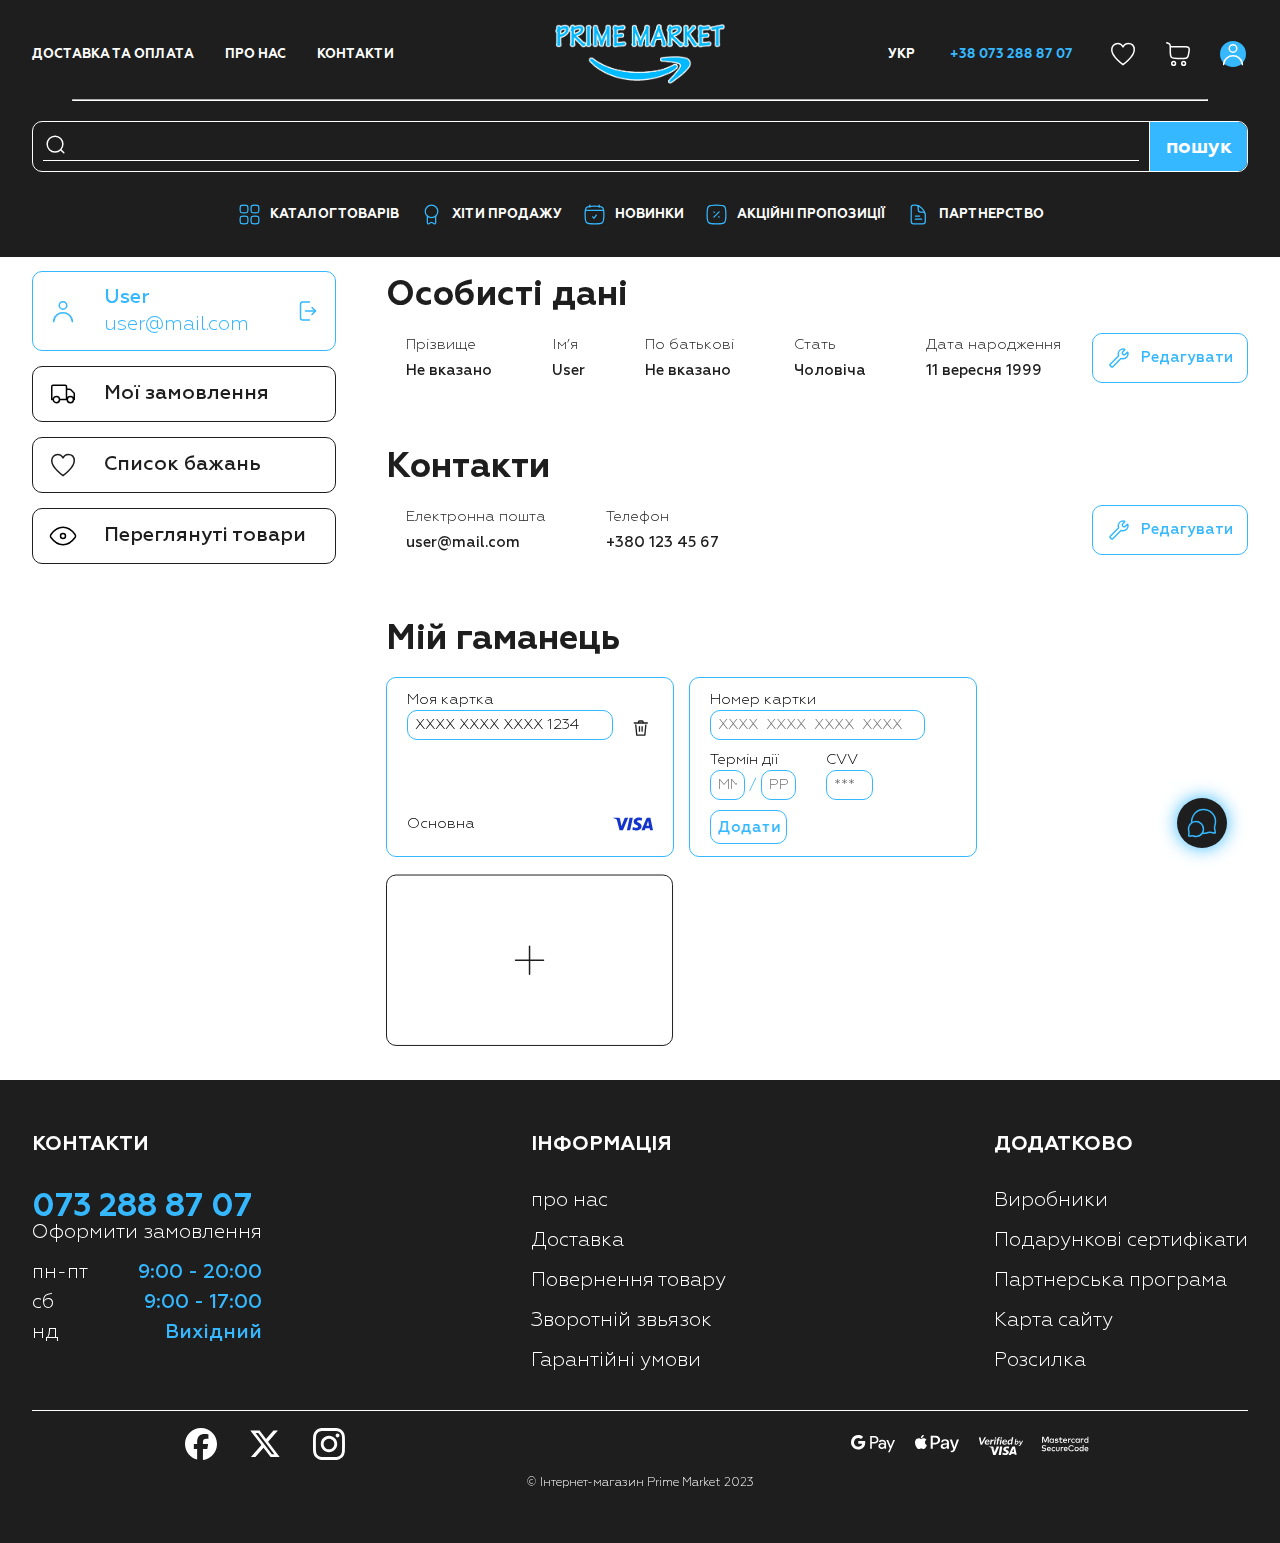
<file: cabinet-user.html>
<!DOCTYPE html>
<html lang="en">
  <head>
    <meta charset="UTF-8" />
    <meta http-equiv="X-UA-Compatible" content="IE=edge" />
    <meta name="viewport" content="width=device-width, initial-scale=1.0" />
    <title>Document</title>
    <link rel="stylesheet" type="text/css" href="./css/index.min.css" />
    <link rel="stylesheet" type="text/css" href="./scss/css/accordion.css" />
    <link rel="stylesheet" type="text/css" href="./scss/css/nice-select.css" />
  </head>
  <body>
    <nav class="navbar">
      <div class="container">
        <div class="navbar-about">
          <a href="#" class="navbar-link">Доставка та оплата</a>
          <a href="#" class="navbar-link">Про Нас</a>
          <a href="#" class="navbar-link">Контакти</a>
        </div>
        <a href="#" class="navbar-logo">
          <img src="./img/logo.png" alt="logo" />
        </a>
        <div class="navbar-functionality">
          <div class="navbar-lang">УКР</div>
          <a href="tel:+380732888707" class="navbar-phone">+38 073 288 87 07</a>
          <div class="navbar-icons">
            <a href="#" class="navbar-liked">
              <img src="./img/navbar/heart.svg" alt="heart" />
            </a>
            <a href="#" class="navbar-basket">
              <img src="./img/navbar/cart.svg" alt="cart" />
            </a>
            <a href="#" class="navbar-user">
              <img src="./img/navbar/user.svg" alt="user" />
            </a>
            <a href="#" class="navbar-truck">
              <img src="./img/navbar/truck.svg" alt="truck" />
            </a>
          </div>
        </div>
        <hr class="navbar-line" />
        <ul class="navbar-links">
          <li class="dropdown-handler" data-dropdown="catalog-product">
            <a href="#" class="navbar-link">
              <img src="./img/navbar/grid.svg" alt="grid" />
              каталог товарів
            </a>
            <div class="navbar-dropdown">
              <div class="dropdown-list">
                <h4 class="dropdown-title">Блекаут</h4>
                <div class="dropdown-links">
                  <a href="#" class="dropdown-link">Зарядні станції</a>
                  <a href="#" class="dropdown-link">Генератори</a>
                  <a href="#" class="dropdown-link">Павербанки</a>
                  <a href="#" class="dropdown-link">Ліхтарі</a>
                  <a href="#" class="dropdown-link">Акумулятори та ДБЖ</a>
                  <a href="#" class="dropdown-link">Кабелі та подовжувачі</a>
                </div>
              </div>

              <div class="dropdown-list">
                <h4 class="dropdown-title">Автомобільні товари</h4>
                <div class="dropdown-links">
                  <a href="#" class="dropdown-link">Відеореєстратори</a>
                  <a href="#" class="dropdown-link">Автомагнітоли</a>
                  <a href="#" class="dropdown-link">GPS - Навігатори</a>
                  <a href="#" class="dropdown-link">Паркувальні системи</a>
                  <a href="#" class="dropdown-link">Автокомпресори</a>
                  <a href="#" class="dropdown-link">Автомобільні камери</a>
                  <a href="#" class="dropdown-link">Автохімія та догляд</a>
                  <a href="#" class="dropdown-link">Підставки, зарядні пристрої</a>
                </div>
              </div>

              <div class="dropdown-list">
                <h4 class="dropdown-title">Товари для геймерів</h4>
                <div class="dropdown-links">
                  <a href="#" class="dropdown-link">Ігрові гарнітури</a>
                  <a href="#" class="dropdown-link">Ігрові миші</a>
                  <a href="#" class="dropdown-link">Ігрові клавіатури</a>
                  <a href="#" class="dropdown-link">Коврики</a>
                  <a href="#" class="dropdown-link">Маніпулятори, джойстики</a>
                  <a href="#" class="dropdown-link">Приставки</a>
                  <a href="#" class="dropdown-link">Ноутбуки</a>
                  <a href="#" class="dropdown-link">Крісла та столи</a>
                </div>
              </div>

              <div class="dropdown-list">
                <h4 class="dropdown-title">Гаджети та аксесуари</h4>
                <div class="dropdown-links">
                  <a href="#" class="dropdown-link">Навушники</a>
                  <a href="#" class="dropdown-link">Смарт годинники</a>
                  <a href="#" class="dropdown-link">Фітнес-браслети</a>
                  <a href="#" class="dropdown-link">Кабелі та адаптери</a>
                  <a href="#" class="dropdown-link">Чохли для телефонів</a>
                  <a href="#" class="dropdown-link">Чохли для навушників</a>
                  <a href="#" class="dropdown-link">Ремінці для годинників</a>
                  <a href="#" class="dropdown-link">Зарядні пристрої та станції</a>
                </div>
              </div>

              <div class="dropdown-list">
                <h4 class="dropdown-title">Товари для кухні</h4>
                <div class="dropdown-links">
                  <a href="#" class="dropdown-link">Для приготування</a>
                  <a href="#" class="dropdown-link">Сервірування столу</a>
                  <a href="#" class="dropdown-link">Кухонні аксесуари</a>
                  <a href="#" class="dropdown-link">Ножі та приладдя</a>
                  <a href="#" class="dropdown-link">Зберігання та пакування</a>
                  <a href="#" class="dropdown-link">Текстиль</a>
                </div>
              </div>

              <div class="dropdown-list">
                <h4 class="dropdown-title">Побутова техніка</h4>
                <div class="dropdown-links">
                  <a href="#" class="dropdown-link">Роботи-пилососи</a>
                  <a href="#" class="dropdown-link">Акумуляторні пилососси</a>
                  <a href="#" class="dropdown-link">Кавомашини</a>
                  <a href="#" class="dropdown-link">Грилі та тостери</a>
                  <a href="#" class="dropdown-link">Електрочайники</a>
                  <a href="#" class="dropdown-link">Блендери та міксери</a>
                  <a href="#" class="dropdown-link">Праски та відпарювачі</a>
                  <a href="#" class="dropdown-link">Зволожувачі повітря</a>
                </div>
              </div>

              <div class="dropdown-list">
                <h4 class="dropdown-title">Краса і здоров’я</h4>
                <div class="dropdown-links">
                  <a href="#" class="dropdown-link">Зубні щітки</a>
                  <a href="#" class="dropdown-link">Фени та стайлери</a>
                  <a href="#" class="dropdown-link">Електробритви та тримери</a>
                  <a href="#" class="dropdown-link">Епілятори</a>
                  <a href="#" class="dropdown-link">Косметичні дзеркала</a>
                  <a href="#" class="dropdown-link">Косметичні прилади</a>
                  <a href="#" class="dropdown-link">Прилади для манікюру</a>
                  <a href="#" class="dropdown-link">Підлогові ваги</a>
                </div>
              </div>

              <div class="dropdown-list">
                <h4 class="dropdown-title">Товари для військових</h4>
                <div class="dropdown-links">
                  <a href="#" class="dropdown-link">Тактичний одяг</a>
                  <a href="#" class="dropdown-link">Спорядження</a>
                  <a href="#" class="dropdown-link">Рації та старлінки</a>
                  <a href="#" class="dropdown-link">Дрони</a>
                </div>
              </div>
            </div>
          </li>
          <li>
            <a href="#" class="navbar-link">
              <img src="./img/navbar/ribbon.svg" alt="ribbon" />
              Хіти продажу
            </a>
          </li>
          <li>
            <a href="#" class="navbar-link">
              <img src="./img/navbar/calendar.svg" alt="calendar" />
              Новинки
            </a>
          </li>
          <li>
            <a href="#" class="navbar-link">
              <img src="./img/navbar/percentage.svg" alt="percentage" />
              Акційні пропозиції
            </a>
          </li>
          <li>
            <a href="#" class="navbar-link">
              <img src="./img/navbar/file.svg" alt="file" />
              Партнерство
            </a>
          </li>
        </ul>
        <form class="navbar-search">
          <img src="./img/navbar/search.svg" alt="search" class="navbar-search__icon" />
          <input type="text" class="navbar-input" />
          <button type="submit" class="navbar-btn">пошук</button>
        </form>
        <div class="navbar-burger" data-open='{"el":"sidebar","class":"sidebar-group--open"}'>
          <img src="./img/navbar/burger.svg" alt="burger" />
        </div>
      </div>
    </nav>

    <div class="sidebar-group" data-el="sidebar">
      <div class="sidebar">
        <div class="sidebar-head">
          <a href="#" class="sidebar-logo">
            <img src="./img/logo.png" alt="logo" />
          </a>
          <img
            src="./img/sidebar/close.svg"
            alt="close"
            class="sidebar-close"
            data-close='{"el":"sidebar","class":"sidebar-group--open"}'
          />
        </div>
        <div class="sidebar-row">
          <div class="sidebar-auth">
            <a href="#" class="auth-user">
              <img src="./img/sidebar/user.svg" alt="user" />
            </a>
            <div class="auth-links">
              <a href="#" class="auth-login" data-open='{"el":"modals","class":"modals-show--login"}'> Вхід </a>
              <hr class="auth-line" />
              <a href="#" class="auth-registration" data-open='{"el":"modals","class":"modals-show--registration"}'>
                Реєстрація
              </a>
            </div>
            <div class="auth-text">
              <span>Авторизуйтесь для</span>
              <span>розширення можливостей</span>
            </div>
          </div>
          <div class="sidebar-lang">
            <a href="#" class="lang-item lang-item--active">УКР</a>
            <a href="#" class="lang-item">ENG</a>
          </div>
        </div>
        <div class="sidebar-links">
          <a href="#" class="link-item">
            <img src="./img/sidebar/catalog.svg" alt="catalog" />
            <span>Каталог товарів</span>
          </a>
          <a href="#" class="link-item">
            <img src="./img/sidebar/basket.svg" alt="basket" />
            <span>Кошик</span>
          </a>
        </div>
        <div class="sidebar-list">
          <div class="list-item">
            <h5 class="item-title">Інформація</h5>
            <div class="item-links">
              <a href="#" class="item-link">про нас</a>
              <a href="#" class="item-link">Доставка</a>
              <a href="#" class="item-link">Повернення товару</a>
              <a href="#" class="item-link">Зворотній звьязок</a>
              <a href="#" class="item-link">Гарантійні умови</a>
            </div>
          </div>
          <div class="list-item">
            <h5 class="item-title">Додатково</h5>
            <div class="item-links">
              <a href="#" class="item-link">Виробники</a>
              <a href="#" class="item-link">Подарункові сертифікати</a>
              <a href="#" class="item-link">Партнерська програма</a>
              <a href="#" class="item-link">Карта сайту</a>
              <a href="#" class="item-link">Розсилка</a>
            </div>
          </div>
        </div>
        <a href="tel:+380732888707" class="sidebar-phone">
          <span>073 288 87 07</span>
          Оформити замовлення
        </a>
        <ul class="sidebar-working">
          <li class="working-item">
            пн-пт
            <span class="item-blue">9:00 - 20:00</span>
          </li>
          <li class="working-item">
            сб
            <span class="item-blue">9:00 - 17:00 </span>
          </li>
          <li class="working-item">
            нд
            <span class="item-blue"> Вихідний</span>
          </li>
        </ul>
        <div class="sidebar-socials">
          <h5 class="socials-title">Ми в соціальних мережах</h5>
          <div class="socials-list">
            <a href="#" class="socials-link">
              <img src="./img/sidebar/telegram.svg" alt="telegram" />
            </a>
            <a href="#" class="socials-link">
              <img src="./img/sidebar/whatsapp.svg" alt="whatsapp" />
            </a>
            <a href="#" class="socials-link">
              <img src="./img/sidebar/viber.svg" alt="viber" />
            </a>
            <a href="#" class="socials-link">
              <img src="./img/sidebar/x.svg" alt="x" />
            </a>
            <a href="#" class="socials-link">
              <img src="./img/sidebar/instagram.svg" alt="instagram" />
            </a>
          </div>
        </div>
      </div>
      <div class="sidebar-background" data-close='{"el":"sidebar","class":"sidebar-group--open"}'></div>
    </div>

    <div class="modals" data-el="modals">
      <div class="modals-login">
        <div class="modals-head">
          <h3 class="head-title">Вхід</h3>
          <img
            src="./img/modals/close.svg"
            alt="close"
            class="head-close"
            data-close='{"el":"modals","class":"modals-show--login"}'
          />
        </div>
        <div class="modals-fields">
          <div class="modals-field">
            <label for="email" class="field-label">Ел. пошта або телефон</label>
            <input type="email" id="email" class="field-input" />
          </div>
          <div class="modals-field modals-field--password">
            <label for="password" class="field-label">Пароль</label>
            <div class="password-wraper">
              <input type="password" id="password" class="field-input" />
              <img src="./img/modals/eye.svg" alt="eye" class="password-eye" />
            </div>
          </div>
          <div class="modals-field modals-field--checkbox">
            <input type="checkbox" id="checkbox" class="field-checkbox" />
            <label for="checkbox" class="field-label">Запам’ятати мене</label>
          </div>
        </div>
        <div class="modals-btns">
          <button class="modals-btn modals-btn--blue">Увійти</button>
          <button class="modals-btn">Зареєструватися</button>
        </div>
        <div class="modals-or">
          <span>або</span>
        </div>
        <div class="modals-socials">
          <h6 class="socials-title">Увійти за допомогою соц. мереж</h6>
          <div class="modals-btns modals-btns--row">
            <button class="modals-btn modals-btn--border">
              <img src="./img/modals/google.svg" alt="google" />
            </button>
            <button class="modals-btn modals-btn--border">
              <img src="./img/modals/facebook.svg" alt="facebook" />
            </button>
          </div>
        </div>
      </div>
      <div class="modals-registration">
        <div class="modals-head">
          <h3 class="head-title">Реєстрація</h3>
          <img
            src="./img/modals/close.svg"
            alt="close"
            class="head-close"
            data-close='{"el":"modals","class":"modals-show--registration"}'
          />
        </div>
        <div class="modals-row modals-row--bottom">
          <div class="modals-fields">
            <div class="modals-field">
              <label for="name" class="field-label">Ім’я</label>
              <input type="text" id="name" class="field-input" />
            </div>
            <div class="modals-field">
              <label for="phone" class="field-label">Номер телефону</label>
              <input type="text" id="phone" class="field-input" />
            </div>
            <div class="modals-field modals-field--password">
              <label for="registration_password" class="field-label">Придумайте пароль</label>
              <div class="password-wraper">
                <input type="password" id="registration_password" class="field-input" />
                <img src="./img/modals/eye.svg" alt="eye" class="password-eye" />
              </div>
            </div>
          </div>

          <div class="modals-fields">
            <div class="modals-field">
              <label for="surname" class="field-label">Прізвище</label>
              <input type="text" id="surname" class="field-input" />
            </div>
            <div class="modals-field">
              <label for="registration_email" class="field-label">Ел. пошта</label>
              <input type="text" id="registration_email" class="field-input" />
            </div>
            <div class="modals-field modals-field--password">
              <label for="repeat_password" class="field-label">Повторіть пароль</label>
              <div class="password-wraper">
                <input type="password" id="repeat_password" class="field-input" />
                <img src="./img/modals/eye.svg" alt="eye" class="password-eye" />
              </div>
            </div>
          </div>
        </div>
        <div class="modals-row">
          <div class="modals-btns">
            <h6 class="btns-title">Закінчити реєстрацію</h6>
            <button class="modals-btn modals-btn--blue">Зареєструватися</button>
            <button class="modals-btn">Увійти</button>
          </div>
          <div class="modals-socials modals-socials--border">
            <h6 class="socials-title">Увійти за допомогою соц. мереж</h6>
            <div class="modals-btns">
              <button class="modals-btn modals-btn--border">
                <img src="./img/modals/google.svg" alt="google" />
              </button>
              <button class="modals-btn modals-btn--border">
                <img src="./img/modals/facebook.svg" alt="facebook" />
              </button>
            </div>
          </div>
        </div>
      </div>
      <div class="modals-background" data-close='{"el":"modals","mainClass":"modals"}'></div>
    </div>

    <div class="fixed" data-fixed>
      <div class="fixed-scrollup" data-scrollup>
        <img src="./img/fixed/arrow-up.svg" alt="arrow up" />
      </div>
      <div class="fixed-chat">
        <img src="./img/fixed/chat.svg" alt="chat" />
      </div>
    </div>

    <main>
      <section class="cabinet">
        <div class="container">
          <div class="cabinet__wrap">
            <div class="cabinet__menu">
              <div class="cabinet__link cabinet__link--active">
                <svg width="30" height="30" viewBox="0 0 30 30" fill="none" xmlns="http://www.w3.org/2000/svg">
                  <circle
                    cx="15"
                    cy="9.375"
                    r="3.75"
                    stroke="#1E1E1E"
                    stroke-width="1.5"
                    stroke-linecap="round"
                    stroke-linejoin="round"
                  />
                  <path
                    d="M24.375 25.625C23.7808 13.9583 6.21922 13.9583 5.625 25.625"
                    stroke="#1E1E1E"
                    stroke-width="1.5"
                    stroke-linecap="round"
                    stroke-linejoin="round"
                  />
                </svg>
                <p>
                  User
                  <span>user@mail.com</span>
                </p>
                <button class="cabinet__link-out">
                  <svg width="24" height="24" viewBox="0 0 24 24" fill="none" xmlns="http://www.w3.org/2000/svg">
                    <path
                      d="M13.4958 21H6.5C5.39543 21 4.5 19.8487 4.5 18.4286V5.57143C4.5 4.15127 5.39543 3 6.5 3H13.5"
                      stroke="#1E1E1E"
                      stroke-width="1.5"
                      stroke-linecap="round"
                      stroke-linejoin="round"
                    />
                    <path
                      d="M16 15.5L19.5 12L16 8.5"
                      stroke="#1E1E1E"
                      stroke-width="1.5"
                      stroke-linecap="round"
                      stroke-linejoin="round"
                    />
                    <path
                      d="M9.5 11.9958H19.5"
                      stroke="#1E1E1E"
                      stroke-width="1.5"
                      stroke-linecap="round"
                      stroke-linejoin="round"
                    />
                  </svg>
                </button>
              </div>
              <div class="cabinet__link">
                <svg width="30" height="30" viewBox="0 0 30 30" fill="none" xmlns="http://www.w3.org/2000/svg">
                  <path
                    d="M11.5086 20.5682C11.5086 22.3255 10.1192 23.75 8.40517 23.75C6.69119 23.75 5.30172 22.3255 5.30172 20.5682M11.5086 20.5682C11.5086 18.8109 10.1192 17.3864 8.40517 17.3864C6.69119 17.3864 5.30172 18.8109 5.30172 20.5682M11.5086 20.5682H18.4914M5.30172 20.5682H3.75V7.5C3.75 6.80964 4.30964 6.25 5 6.25H17.2414C17.9317 6.25 18.4914 6.80964 18.4914 7.5V10.2273M25.4741 20.5682C25.4741 22.3255 24.0847 23.75 22.3707 23.75C20.6567 23.75 19.2672 22.3255 19.2672 20.5682M25.4741 20.5682C25.4741 18.8109 24.0847 17.3864 22.3707 17.3864C20.6567 17.3864 19.2672 18.8109 19.2672 20.5682M25.4741 20.5682H26.25V14.2045L23.1065 10.9817C22.636 10.4993 21.9907 10.2273 21.3168 10.2273H18.4914M19.2672 20.5682H18.4914M18.4914 20.5682V10.2273"
                    stroke="black"
                    stroke-width="1.5"
                    stroke-linecap="round"
                    stroke-linejoin="round"
                  />
                </svg>
                <p>Мої замовлення</p>
              </div>
              <div class="cabinet__link">
                <svg width="30" height="30" viewBox="0 0 30 30" fill="none" xmlns="http://www.w3.org/2000/svg">
                  <path
                    d="M9.6875 4.375C6.40831 4.375 3.75 7.19945 3.75 10.6836C3.75 17.6562 15 25.625 15 25.625C15 25.625 26.25 17.6562 26.25 10.6836C26.25 6.36719 23.5917 4.375 20.3125 4.375C17.9875 4.375 15.9746 5.79491 15 7.86312C14.0254 5.79491 12.0125 4.375 9.6875 4.375Z"
                    stroke="#1E1E1E"
                    stroke-width="1.5"
                    stroke-linecap="round"
                    stroke-linejoin="round"
                  />
                </svg>

                <p>Список бажань</p>
              </div>
              <div class="cabinet__link">
                <svg width="30" height="30" viewBox="0 0 30 30" fill="none" xmlns="http://www.w3.org/2000/svg">
                  <path
                    d="M3.18701 16.757C2.84725 16.2908 2.67737 16.0577 2.56044 15.6067C2.47985 15.2959 2.47985 14.7041 2.56044 14.3933C2.67737 13.9423 2.84725 13.7092 3.18701 13.243C5.04878 10.6884 9.12827 6.25 15 6.25C20.8717 6.25 24.9512 10.6884 26.813 13.243C27.1527 13.7092 27.3226 13.9423 27.4396 14.3933C27.5201 14.7041 27.5201 15.2959 27.4396 15.6067C27.3226 16.0577 27.1527 16.2908 26.813 16.757C24.9512 19.3117 20.8717 23.75 15 23.75C9.12827 23.75 5.04878 19.3116 3.18701 16.757Z"
                    stroke="black"
                    stroke-width="1.5"
                    stroke-linecap="round"
                    stroke-linejoin="round"
                  />
                  <path
                    d="M15 17.5C16.3807 17.5 17.5 16.3807 17.5 15C17.5 13.6193 16.3807 12.5 15 12.5C13.6193 12.5 12.5 13.6193 12.5 15C12.5 16.3807 13.6193 17.5 15 17.5Z"
                    stroke="black"
                    stroke-width="1.5"
                    stroke-linecap="round"
                    stroke-linejoin="round"
                  />
                </svg>

                <p>Переглянуті товари</p>
              </div>
            </div>
            <div class="cabinet__body">
              <div class="cabinet__content cabinet__content--active cabinet__content-data">
                <div class="cabinet__group">
                  <div class="cabinet-content__head">
                    <h2 class="title">Особисті дані</h2>
                  </div>
                  <div class="cabinet__row">
                    <div class="cabinet__info">
                      <div class="cabinet-info__row">
                        <div class="cabinet-info__group">
                          <div class="cabinet-info__item">
                            <p>Прізвище</p>
                            <h5>Не вказано</h5>
                          </div>
                          <div class="cabinet-info__item">
                            <p>Ім’я</p>
                            <h5>User</h5>
                          </div>
                          <div class="cabinet-info__item">
                            <p>По батькові</p>
                            <h5>Не вказано</h5>
                          </div>
                          <div class="cabinet-info__item">
                            <p>Стать</p>
                            <h5>Чоловіча</h5>
                          </div>
                          <div class="cabinet-info__item">
                            <p>Дата народження</p>
                            <h5>11 вересня 1999</h5>
                          </div>
                        </div>
                        <div class="cabinet-info__btn">
                          <svg width="24" height="24" viewBox="0 0 24 24" fill="none" xmlns="http://www.w3.org/2000/svg">
                            <path d="M21 7.86022C21 7.42927 20.9439 7.01143 20.8386 6.61359C20.7465 6.26546 20.3171 6.18232 20.0625 6.43696L18.3398 8.15964C17.6496 8.84983 16.5306 8.84983 15.8404 8.15964C15.1502 7.46944 15.1502 6.35042 15.8404 5.66022L17.563 3.93754C17.8177 3.68291 17.7345 3.25347 17.3864 3.16136C16.9886 3.05609 16.5707 3 16.1398 3C13.4556 3 11.2796 5.17599 11.2796 7.86022C11.2796 8.43106 11.378 8.97891 11.5588 9.48774C11.6294 9.68651 11.5895 9.91108 11.4404 10.0602L3.29979 18.2008C2.90007 18.6005 2.90007 19.2486 3.29979 19.6483L4.35168 20.7002C4.7514 21.0999 5.39948 21.0999 5.7992 20.7002L13.9398 12.5597C14.0889 12.4105 14.3135 12.3706 14.5123 12.4412C15.0211 12.622 15.5689 12.7204 16.1398 12.7204C18.824 12.7204 21 10.5444 21 7.86022Z" stroke="#35B8FF" stroke-width="1.5" stroke-linecap="round" stroke-linejoin="round"/>
                          </svg>
                          <span>Редагувати</span>
                        </div>
                      </div>
                    </div>
                    <form action="#" class="cabinet__form">
                      <div class="cabinet-form__row">
                        <div class="modals-field">
                          <label for="surname" class="field-label">Прізвище</label>
                          <input type="text" id="surname" class="field-input" placeholder="Не вказано"/>
                        </div>
                        <div class="modals-field">
                          <label for="name" class="field-label">Ім’я</label>
                          <input type="text" id="name" class="field-input" placeholder="User"/>
                        </div>
                        <div class="modals-field">
                          <label for="fathername" class="field-label">По батькові</label>
                          <input type="text" id="fathername" class="field-input" placeholder="Не вказано"/>
                        </div>
                      </div>
                      <div class="cabinet-form__row">
                        <div class="modals-field">
                          <label for="date" class="field-label">Дата народження</label>
                          <input type="date" id="date" class="field-input" />
                        </div>
                        <div class="modals-field">
                          <label for="gander" class="field-label">Стать</label>
                          <select name="gander" id="gander" class="field-input">
                            <option value="" selected disabled hidden>Не вказано</option>
                            <option value="1">Чоловіча</option>
                            <option value="2">Жіноча</option>
                          </select>
                        </div>
                      </div>
                      <div class="cabinet-form__btns">
                        <button type="submit" class="cabinet-form__btn cabinet-form__btn--blue">Зберегти</button>
                        <div class="cabinet-form__btn cabinet-form__btn--border close-edit">Скасувати</div>
                      </div>
                    </form>
                  </div>
                </div>
                <div class="cabinet__group">
                  <div class="cabinet-content__head">
                    <h2 class="title">Контакти</h2>
                  </div>
                  <div class="cabinet__row">
                    <div class="cabinet__info">
                      <div class="cabinet-info__row">
                        <div class="cabinet-info__group">
                          <div class="cabinet-info__item">
                            <p>Електронна пошта</p>
                            <h5>user@mail.com</h5>
                          </div>
                          <div class="cabinet-info__item">
                            <p>Телефон</p>
                            <h5>+380 123 45 67</h5>
                          </div>
                        </div>
                        <div class="cabinet-info__btn">
                          <svg width="24" height="24" viewBox="0 0 24 24" fill="none" xmlns="http://www.w3.org/2000/svg">
                            <path d="M21 7.86022C21 7.42927 20.9439 7.01143 20.8386 6.61359C20.7465 6.26546 20.3171 6.18232 20.0625 6.43696L18.3398 8.15964C17.6496 8.84983 16.5306 8.84983 15.8404 8.15964C15.1502 7.46944 15.1502 6.35042 15.8404 5.66022L17.563 3.93754C17.8177 3.68291 17.7345 3.25347 17.3864 3.16136C16.9886 3.05609 16.5707 3 16.1398 3C13.4556 3 11.2796 5.17599 11.2796 7.86022C11.2796 8.43106 11.378 8.97891 11.5588 9.48774C11.6294 9.68651 11.5895 9.91108 11.4404 10.0602L3.29979 18.2008C2.90007 18.6005 2.90007 19.2486 3.29979 19.6483L4.35168 20.7002C4.7514 21.0999 5.39948 21.0999 5.7992 20.7002L13.9398 12.5597C14.0889 12.4105 14.3135 12.3706 14.5123 12.4412C15.0211 12.622 15.5689 12.7204 16.1398 12.7204C18.824 12.7204 21 10.5444 21 7.86022Z" stroke="#35B8FF" stroke-width="1.5" stroke-linecap="round" stroke-linejoin="round"/>
                          </svg>
                          <span>Редагувати</span>
                        </div>
                      </div>
                    </div>
                    <form action="#" class="cabinet__form">
                      <div class="cabinet-form__row">
                        <div class="modals-field">
                          <label for="email" class="field-label">Електронна пошта</label>
                          <input type="email" id="email" class="field-input" placeholder="user@mail.com"/>
                        </div>
                        <div class="modals-field">
                          <label for="tel" class="field-label">Телефон</label>
                          <input type="tel" id="tel" class="field-input" placeholder="+3801234567"/>
                        </div>
                      </div>
                      <div class="cabinet-form__btns">
                        <button type="submit" class="cabinet-form__btn cabinet-form__btn--blue">Зберегти</button>
                        <div class="cabinet-form__btn cabinet-form__btn--border close-edit">Скасувати</div>
                      </div>
                    </form>
                  </div>
                </div>
                <div class="cabinet__group">
                  <div class="cabinet-content__head">
                    <h2 class="title">Мій гаманець</h2>
                  </div>
                  <div class="payment-card__layout">
                    <div class="payment-card">
                      <div class="payment-card__top">
                        <div class="payment-card__head">
                          <h5>Моя картка</h5>
                          <div class="payment-card__num">
                            ХХХХ  ХХХХ  ХХХХ  1234
                          </div>
                        </div>
                        <div class="payment-card__delete">
                          <svg width="15" height="16" viewBox="0 0 15 16" fill="none" xmlns="http://www.w3.org/2000/svg">
                            <path d="M4.00684 6.021L4.67917 12.7443H10.0579L10.7302 6.021" stroke="#1E1E1E" stroke-width="0.88244" stroke-linecap="round" stroke-linejoin="round"/>
                            <path d="M8.25098 10.097V7.15552" stroke="#1E1E1E" stroke-width="0.88244" stroke-linecap="round" stroke-linejoin="round"/>
                            <path d="M6.48535 10.097V7.15552" stroke="#1E1E1E" stroke-width="0.88244" stroke-linecap="round" stroke-linejoin="round"/>
                            <path d="M2.99805 4.67646H5.68739M5.68739 4.67646L5.91215 3.7774C5.97762 3.51551 6.21293 3.33179 6.48288 3.33179H8.25357C8.52352 3.33179 8.75883 3.51551 8.8243 3.7774L9.04906 4.67646M5.68739 4.67646H9.04906M9.04906 4.67646H11.7384" stroke="#1E1E1E" stroke-width="0.88244" stroke-linecap="round" stroke-linejoin="round"/>
                            </svg>                            
                        </div>
                      </div>
                      <div class="payment-card__bottom">
                        <h5>Основна</h5>
                        <div class="payment-card__type">
                          <svg width="40" height="40" viewBox="0 0 40 40" fill="none" xmlns="http://www.w3.org/2000/svg">
                            <path d="M19.8054 13.7438L17.1331 26.2375H13.9007L16.5733 13.7438H19.8054ZM33.4037 21.8111L35.1049 17.1195L36.0839 21.8111H33.4037ZM37.0112 26.2375H40L37.3889 13.7438H34.632C34.0107 13.7438 33.4869 14.104 33.2551 14.6596L28.4052 26.2375H31.7998L32.4736 24.3716H36.6198L37.0112 26.2375ZM28.5736 22.1587C28.5876 18.8614 24.0154 18.6788 24.046 17.2055C24.0559 16.7578 24.483 16.281 25.4165 16.159C25.8793 16.0995 27.1565 16.0511 28.6042 16.7182L29.1704 14.0678C28.3929 13.7865 27.3922 13.5156 26.1471 13.5156C22.9518 13.5156 20.7041 15.2129 20.6861 17.6453C20.6656 19.444 22.2917 20.4469 23.5144 21.046C24.775 21.6583 25.1973 22.0508 25.1911 22.5979C25.1824 23.4362 24.186 23.8074 23.2581 23.8214C21.6322 23.8467 20.6897 23.3819 19.9386 23.0318L19.3519 25.7707C20.1083 26.1169 21.5021 26.4182 22.9453 26.4336C26.3424 26.4336 28.5634 24.7563 28.5736 22.1587ZM15.1868 13.7438L9.94977 26.2375H6.53361L3.95625 16.2666C3.80001 15.6535 3.66372 15.4281 3.18855 15.169C2.41129 14.747 1.12823 14.3522 0 14.1066L0.0764338 13.7438H5.57623C6.27678 13.7438 6.90707 14.21 7.06752 15.017L8.42898 22.2472L11.7912 13.7438H15.1868Z" fill="#1434CB"/>
                          </svg>                                                       
                        </div>
                      </div>
                    </div>
                    <form action="#" class="payment-card payment-card__add">
                      <div class="payment-card__row">
                        <div class="payment-card__field">
                          <label for="number" class="payment-card__label">Номер картки</label>
                          <input type="tel" inputmode="numeric" pattern="[0-9\s]{13,19}" 
                          autocomplete="cc-number" maxlength="19" 
                          placeholder="ХХХХ  ХХХХ  ХХХХ  ХХХХ" class="payment-card__input">
                        </div>
                      </div>
                      <div class="payment-card__row">
                        <div class="payment-card__field">
                          <label class="payment-card__label">Термін дії</label>
                          <div class="payment-card__date">
                            <input class="payment-card__input" placeholder="ММ" type="text" maxlength="2"/>
                            <span>/</span>
                            <input class="payment-card__input" placeholder="РР" type="text" maxlength="2"/>
                          </div>
                        </div>
                        <div class="payment-card__field">
                          <label for="cvv" class="payment-card__label">CVV</label>
                          <input name="cvv" class="payment-card__input payment-card__input--cvv" placeholder="***" type="text" maxlength="3"/>
                        </div>
                      </div>
                      <button type="submit" class="payment-card__btn">Додати</button>
                    </form>
                    <div class="payment-card__plus">
                      <svg width="170" height="102" viewBox="0 0 170 102" fill="none" xmlns="http://www.w3.org/2000/svg">
                        <path d="M84.7321 42.332L84.7321 50.5865M84.7321 50.5865L84.7321 58.8411M84.7321 50.5865L76.4775 50.5865M84.7321 50.5865L92.9866 50.5865" stroke="#1E1E1E" stroke-width="0.88244" stroke-linecap="round" stroke-linejoin="round"/>
                        <rect x="0.294147" y="0.305621" width="168.84" height="100.598" rx="5.58878" stroke="#1E1E1E" stroke-width="0.588293"/>
                      </svg>                        
                    </div>
                  </div>
                </div>
              </div>
              <div class="cabinet__content">
                <div class="cabinet-content__head">
                  <h2 class="title title--f0">Мої замовлення</h2>
                  <div class="cabinet-content-head__row">
                    <form class="navbar-search">
                      <img src="./img/navbar/search-dark.svg" alt="search" class="navbar-search__icon" />
                      <input type="text" class="navbar-input" />
                      <button type="submit" class="navbar-btn">пошук</button>
                    </form>
                    <div class="filter">
                      <div class="nice-select filter__select" tabindex="0">
                        <span class="current"
                          ><svg
                            width="24"
                            height="24"
                            viewBox="0 0 24 24"
                            fill="none"
                            xmlns="http://www.w3.org/2000/svg"
                          >
                            <path
                              d="M7.5 17.5V6.5M7.5 6.5L11 10M7.5 6.5L4 10"
                              stroke="#35B8FF"
                              stroke-width="1.5"
                              stroke-linecap="round"
                              stroke-linejoin="round"
                            />
                            <path
                              d="M16.5 6.5V17.5M16.5 17.5L20 14M16.5 17.5L13 14"
                              stroke="#35B8FF"
                              stroke-width="1.5"
                              stroke-linecap="round"
                              stroke-linejoin="round"
                            />
                          </svg>
                          Фільтр</span
                        >
                        <ul class="list">
                          <li data-value="1" class="option">За весь час</li>
                          <li data-value="2" class="option">За останні 30 днів</li>
                          <li data-value="3" class="option">За останні 6 місяців</li>
                          <li data-value="4" class="option">За останній рік</li>
                        </ul>
                      </div>
                    </div>
                  </div>
                </div>
                <div class="agreement__layout">
                  <div class="agreement">
                    <div class="agreement__picture">
                      <img src="./img/new-items/product.jpg" alt="product" loading="lazy" />
                    </div>
                    <div class="agreement__col">
                      <h5>Замовлення №</h5>
                      <p>№ 123 458</p>
                    </div>
                    <div class="agreement__col">
                      <h5>Дата замовлення</h5>
                      <p>03.01.24</p>
                    </div>
                    <div class="agreement__col">
                      <h5>Сума замовлення</h5>
                      <p>999 ₴</p>
                    </div>
                  </div>
                  <div class="agreement">
                    <div class="agreement__picture">
                      <img src="./img/new-items/product.jpg" alt="product" loading="lazy" />
                    </div>
                    <div class="agreement__col">
                      <h5>Замовлення №</h5>
                      <p>№ 123 458</p>
                    </div>
                    <div class="agreement__col">
                      <h5>Дата замовлення</h5>
                      <p>03.01.24</p>
                    </div>
                    <div class="agreement__col">
                      <h5>Сума замовлення</h5>
                      <p>999 ₴</p>
                    </div>
                  </div>
                  <div class="agreement">
                    <div class="agreement__picture">
                      <img src="./img/new-items/product.jpg" alt="product" loading="lazy" />
                    </div>
                    <div class="agreement__col">
                      <h5>Замовлення №</h5>
                      <p>№ 123 458</p>
                    </div>
                    <div class="agreement__col">
                      <h5>Дата замовлення</h5>
                      <p>03.01.24</p>
                    </div>
                    <div class="agreement__col">
                      <h5>Сума замовлення</h5>
                      <p>999 ₴</p>
                    </div>
                  </div>
                </div>
                <div class="product-pagination">
                  <a href="#" class="product-pagination__prev product-pagination__arrow"
                    ><svg width="9" height="19" viewBox="0 0 9 19" fill="none" xmlns="http://www.w3.org/2000/svg">
                      <path
                        d="M8 1L1 9.5L8 18"
                        stroke="#35B8FF"
                        stroke-width="1.5"
                        stroke-linecap="round"
                        stroke-linejoin="round"
                      />
                    </svg>
                  </a>
                  <a href="#" class="product-pagination__num active">1</a>
                  <a href="#" class="product-pagination__num">2</a>
                  <a href="#" class="product-pagination__num">3</a>
                  <a href="#" class="product-pagination__num">4</a>
                  <a href="#" class="product-pagination__num">5</a>
                  <p class="product-pagination__dot">..</p>
                  <a href="#" class="product-pagination__num">14</a>
                  <a href="#" class="product-pagination__next product-pagination__arrow">
                    <svg width="9" height="19" viewBox="0 0 9 19" fill="none" xmlns="http://www.w3.org/2000/svg">
                      <path
                        d="M1 18L8 9.5L1 1"
                        stroke="#35B8FF"
                        stroke-width="1.5"
                        stroke-linecap="round"
                        stroke-linejoin="round"
                      />
                    </svg>
                  </a>
                </div>
              </div>
              <div class="cabinet__content">
                <div class="cabinet-content__head">
                  <h2 class="title">Список бажань</h2>
                  <div class="filter">
                    <div class="nice-select filter__select" tabindex="0">
                      <span class="current"
                        ><svg width="24" height="24" viewBox="0 0 24 24" fill="none" xmlns="http://www.w3.org/2000/svg">
                          <path
                            d="M7.5 17.5V6.5M7.5 6.5L11 10M7.5 6.5L4 10"
                            stroke="#35B8FF"
                            stroke-width="1.5"
                            stroke-linecap="round"
                            stroke-linejoin="round"
                          />
                          <path
                            d="M16.5 6.5V17.5M16.5 17.5L20 14M16.5 17.5L13 14"
                            stroke="#35B8FF"
                            stroke-width="1.5"
                            stroke-linecap="round"
                            stroke-linejoin="round"
                          />
                        </svg>
                        Фільтр</span
                      >
                      <ul class="list">
                        <li data-value="1" class="option">Від дешевих</li>
                        <li data-value="2" class="option">Від дорогих</li>
                        <li data-value="3" class="option">За датою</li>
                      </ul>
                    </div>
                  </div>
                </div>
                <div class="product-layout">
                  <div class="product">
                    <div class="product-head" style="background-image: url('./img/new-items/product.jpg')">
                      <svg
                        class="head-like"
                        width="41"
                        height="41"
                        viewBox="0 0 41 41"
                        fill="none"
                        xmlns="http://www.w3.org/2000/svg"
                      >
                        <path
                          d="M13.1503 6.09534C8.72022 6.09534 5.12891 9.9111 5.12891 14.6181C5.12891 24.038 20.3274 34.8036 20.3274 34.8036C20.3274 34.8036 35.5258 24.038 35.5258 14.6181C35.5258 8.78673 31.9345 6.09534 27.5044 6.09534C24.3634 6.09534 21.644 8.01361 20.3274 10.8077C19.0108 8.01361 16.2914 6.09534 13.1503 6.09534Z"
                          fill="#35B8FF"
                          stroke="#35B8FF"
                          stroke-width="1.5"
                          stroke-linecap="round"
                          stroke-linejoin="round"
                        />
                      </svg>

                      <svg
                        class="head-stars"
                        xmlns="http://www.w3.org/2000/svg"
                        width="111"
                        height="18"
                        viewBox="0 0 111 18"
                        fill="none"
                      >
                        <path
                          d="M8.92417 0L10.9278 6.16645L17.4116 6.16645L12.1661 9.97753L14.1697 16.144L8.92417 12.3329L3.67868 16.144L5.68228 9.97753L0.43678 6.16645L6.92057 6.16645L8.92417 0Z"
                          fill="#F7C242"
                        ></path>
                        <path
                          d="M32.0218 0L34.0254 6.16645L40.5092 6.16645L35.2637 9.97753L37.2673 16.144L32.0218 12.3329L26.7763 16.144L28.7799 9.97753L23.5344 6.16645L30.0182 6.16645L32.0218 0Z"
                          fill="#F7C242"
                        ></path>
                        <path
                          d="M55.1195 0L57.1231 6.16645L63.6069 6.16645L58.3614 9.97753L60.365 16.144L55.1195 12.3329L49.874 16.144L51.8776 9.97753L46.6321 6.16645L53.1159 6.16645L55.1195 0Z"
                          fill="#F7C242"
                        ></path>
                        <path
                          d="M78.2181 0L80.2217 6.16645L86.7055 6.16645L81.46 9.97753L83.4636 16.144L78.2181 12.3329L72.9726 16.144L74.9762 9.97753L69.7307 6.16645L76.2145 6.16645L78.2181 0Z"
                          fill="#F7C242"
                        ></path>
                        <path
                          d="M101.316 0L103.319 6.16645L109.803 6.16645L104.558 9.97753L106.561 16.144L101.316 12.3329L96.0703 16.144L98.0739 9.97753L92.8284 6.16645L99.3122 6.16645L101.316 0Z"
                          fill="white"
                        ></path>
                      </svg>
                    </div>
                    <div class="product-content">
                      <h4 class="product-title">HUAWEI Vision S</h4>
                      <p class="product-text">
                        Мільярд відтінків кольору завдяки технології квантових точок 100% колірний об'єм завдяки
                        технології квантових точок
                      </p>
                      <div class="product-row">
                        <div class="product-price">
                          <span class="price-default">19 999 ₴</span>
                          <span class="price-discount">25 999 ₴</span>
                        </div>
                        <div class="product-basket">
                          <img src="./img/new-items/basket.svg" alt="basket" />
                        </div>
                      </div>
                    </div>
                  </div>
                  <div class="product">
                    <div class="product-head" style="background-image: url('./img/new-items/product.jpg')">
                      <svg
                        class="head-like"
                        width="41"
                        height="41"
                        viewBox="0 0 41 41"
                        fill="none"
                        xmlns="http://www.w3.org/2000/svg"
                      >
                        <path
                          d="M13.1503 6.09534C8.72022 6.09534 5.12891 9.9111 5.12891 14.6181C5.12891 24.038 20.3274 34.8036 20.3274 34.8036C20.3274 34.8036 35.5258 24.038 35.5258 14.6181C35.5258 8.78673 31.9345 6.09534 27.5044 6.09534C24.3634 6.09534 21.644 8.01361 20.3274 10.8077C19.0108 8.01361 16.2914 6.09534 13.1503 6.09534Z"
                          fill="#35B8FF"
                          stroke="#35B8FF"
                          stroke-width="1.5"
                          stroke-linecap="round"
                          stroke-linejoin="round"
                        />
                      </svg>

                      <svg
                        class="head-stars"
                        xmlns="http://www.w3.org/2000/svg"
                        width="111"
                        height="18"
                        viewBox="0 0 111 18"
                        fill="none"
                      >
                        <path
                          d="M8.92417 0L10.9278 6.16645L17.4116 6.16645L12.1661 9.97753L14.1697 16.144L8.92417 12.3329L3.67868 16.144L5.68228 9.97753L0.43678 6.16645L6.92057 6.16645L8.92417 0Z"
                          fill="#F7C242"
                        ></path>
                        <path
                          d="M32.0218 0L34.0254 6.16645L40.5092 6.16645L35.2637 9.97753L37.2673 16.144L32.0218 12.3329L26.7763 16.144L28.7799 9.97753L23.5344 6.16645L30.0182 6.16645L32.0218 0Z"
                          fill="#F7C242"
                        ></path>
                        <path
                          d="M55.1195 0L57.1231 6.16645L63.6069 6.16645L58.3614 9.97753L60.365 16.144L55.1195 12.3329L49.874 16.144L51.8776 9.97753L46.6321 6.16645L53.1159 6.16645L55.1195 0Z"
                          fill="#F7C242"
                        ></path>
                        <path
                          d="M78.2181 0L80.2217 6.16645L86.7055 6.16645L81.46 9.97753L83.4636 16.144L78.2181 12.3329L72.9726 16.144L74.9762 9.97753L69.7307 6.16645L76.2145 6.16645L78.2181 0Z"
                          fill="#F7C242"
                        ></path>
                        <path
                          d="M101.316 0L103.319 6.16645L109.803 6.16645L104.558 9.97753L106.561 16.144L101.316 12.3329L96.0703 16.144L98.0739 9.97753L92.8284 6.16645L99.3122 6.16645L101.316 0Z"
                          fill="white"
                        ></path>
                      </svg>
                    </div>
                    <div class="product-content">
                      <h4 class="product-title">HUAWEI Vision S</h4>
                      <p class="product-text">
                        Мільярд відтінків кольору завдяки технології квантових точок 100% колірний об'єм завдяки
                        технології квантових точок
                      </p>
                      <div class="product-row">
                        <div class="product-price">
                          <span class="price-default">19 999 ₴</span>
                          <span class="price-discount">25 999 ₴</span>
                        </div>
                        <div class="product-basket">
                          <img src="./img/new-items/basket.svg" alt="basket" />
                        </div>
                      </div>
                    </div>
                  </div>
                  <div class="product">
                    <div class="product-head" style="background-image: url('./img/new-items/product.jpg')">
                      <svg
                        class="head-like"
                        width="41"
                        height="41"
                        viewBox="0 0 41 41"
                        fill="none"
                        xmlns="http://www.w3.org/2000/svg"
                      >
                        <path
                          d="M13.1503 6.09534C8.72022 6.09534 5.12891 9.9111 5.12891 14.6181C5.12891 24.038 20.3274 34.8036 20.3274 34.8036C20.3274 34.8036 35.5258 24.038 35.5258 14.6181C35.5258 8.78673 31.9345 6.09534 27.5044 6.09534C24.3634 6.09534 21.644 8.01361 20.3274 10.8077C19.0108 8.01361 16.2914 6.09534 13.1503 6.09534Z"
                          fill="#35B8FF"
                          stroke="#35B8FF"
                          stroke-width="1.5"
                          stroke-linecap="round"
                          stroke-linejoin="round"
                        />
                      </svg>

                      <svg
                        class="head-stars"
                        xmlns="http://www.w3.org/2000/svg"
                        width="111"
                        height="18"
                        viewBox="0 0 111 18"
                        fill="none"
                      >
                        <path
                          d="M8.92417 0L10.9278 6.16645L17.4116 6.16645L12.1661 9.97753L14.1697 16.144L8.92417 12.3329L3.67868 16.144L5.68228 9.97753L0.43678 6.16645L6.92057 6.16645L8.92417 0Z"
                          fill="#F7C242"
                        ></path>
                        <path
                          d="M32.0218 0L34.0254 6.16645L40.5092 6.16645L35.2637 9.97753L37.2673 16.144L32.0218 12.3329L26.7763 16.144L28.7799 9.97753L23.5344 6.16645L30.0182 6.16645L32.0218 0Z"
                          fill="#F7C242"
                        ></path>
                        <path
                          d="M55.1195 0L57.1231 6.16645L63.6069 6.16645L58.3614 9.97753L60.365 16.144L55.1195 12.3329L49.874 16.144L51.8776 9.97753L46.6321 6.16645L53.1159 6.16645L55.1195 0Z"
                          fill="#F7C242"
                        ></path>
                        <path
                          d="M78.2181 0L80.2217 6.16645L86.7055 6.16645L81.46 9.97753L83.4636 16.144L78.2181 12.3329L72.9726 16.144L74.9762 9.97753L69.7307 6.16645L76.2145 6.16645L78.2181 0Z"
                          fill="#F7C242"
                        ></path>
                        <path
                          d="M101.316 0L103.319 6.16645L109.803 6.16645L104.558 9.97753L106.561 16.144L101.316 12.3329L96.0703 16.144L98.0739 9.97753L92.8284 6.16645L99.3122 6.16645L101.316 0Z"
                          fill="white"
                        ></path>
                      </svg>
                    </div>
                    <div class="product-content">
                      <h4 class="product-title">HUAWEI Vision S</h4>
                      <p class="product-text">
                        Мільярд відтінків кольору завдяки технології квантових точок 100% колірний об'єм завдяки
                        технології квантових точок
                      </p>
                      <div class="product-row">
                        <div class="product-price">
                          <span class="price-default">19 999 ₴</span>
                          <span class="price-discount">25 999 ₴</span>
                        </div>
                        <div class="product-basket">
                          <img src="./img/new-items/basket.svg" alt="basket" />
                        </div>
                      </div>
                    </div>
                  </div>
                  <div class="product">
                    <div class="product-head" style="background-image: url('./img/new-items/product.jpg')">
                      <svg
                        class="head-like"
                        width="41"
                        height="41"
                        viewBox="0 0 41 41"
                        fill="none"
                        xmlns="http://www.w3.org/2000/svg"
                      >
                        <path
                          d="M13.1503 6.09534C8.72022 6.09534 5.12891 9.9111 5.12891 14.6181C5.12891 24.038 20.3274 34.8036 20.3274 34.8036C20.3274 34.8036 35.5258 24.038 35.5258 14.6181C35.5258 8.78673 31.9345 6.09534 27.5044 6.09534C24.3634 6.09534 21.644 8.01361 20.3274 10.8077C19.0108 8.01361 16.2914 6.09534 13.1503 6.09534Z"
                          fill="#35B8FF"
                          stroke="#35B8FF"
                          stroke-width="1.5"
                          stroke-linecap="round"
                          stroke-linejoin="round"
                        />
                      </svg>

                      <svg
                        class="head-stars"
                        xmlns="http://www.w3.org/2000/svg"
                        width="111"
                        height="18"
                        viewBox="0 0 111 18"
                        fill="none"
                      >
                        <path
                          d="M8.92417 0L10.9278 6.16645L17.4116 6.16645L12.1661 9.97753L14.1697 16.144L8.92417 12.3329L3.67868 16.144L5.68228 9.97753L0.43678 6.16645L6.92057 6.16645L8.92417 0Z"
                          fill="#F7C242"
                        ></path>
                        <path
                          d="M32.0218 0L34.0254 6.16645L40.5092 6.16645L35.2637 9.97753L37.2673 16.144L32.0218 12.3329L26.7763 16.144L28.7799 9.97753L23.5344 6.16645L30.0182 6.16645L32.0218 0Z"
                          fill="#F7C242"
                        ></path>
                        <path
                          d="M55.1195 0L57.1231 6.16645L63.6069 6.16645L58.3614 9.97753L60.365 16.144L55.1195 12.3329L49.874 16.144L51.8776 9.97753L46.6321 6.16645L53.1159 6.16645L55.1195 0Z"
                          fill="#F7C242"
                        ></path>
                        <path
                          d="M78.2181 0L80.2217 6.16645L86.7055 6.16645L81.46 9.97753L83.4636 16.144L78.2181 12.3329L72.9726 16.144L74.9762 9.97753L69.7307 6.16645L76.2145 6.16645L78.2181 0Z"
                          fill="#F7C242"
                        ></path>
                        <path
                          d="M101.316 0L103.319 6.16645L109.803 6.16645L104.558 9.97753L106.561 16.144L101.316 12.3329L96.0703 16.144L98.0739 9.97753L92.8284 6.16645L99.3122 6.16645L101.316 0Z"
                          fill="white"
                        ></path>
                      </svg>
                    </div>
                    <div class="product-content">
                      <h4 class="product-title">HUAWEI Vision S</h4>
                      <p class="product-text">
                        Мільярд відтінків кольору завдяки технології квантових точок 100% колірний об'єм завдяки
                        технології квантових точок
                      </p>
                      <div class="product-row">
                        <div class="product-price">
                          <span class="price-default">19 999 ₴</span>
                          <span class="price-discount">25 999 ₴</span>
                        </div>
                        <div class="product-basket">
                          <img src="./img/new-items/basket.svg" alt="basket" />
                        </div>
                      </div>
                    </div>
                  </div>
                  <div class="product">
                    <div class="product-head" style="background-image: url('./img/new-items/product.jpg')">
                      <svg
                        class="head-like"
                        width="41"
                        height="41"
                        viewBox="0 0 41 41"
                        fill="none"
                        xmlns="http://www.w3.org/2000/svg"
                      >
                        <path
                          d="M13.1503 6.09534C8.72022 6.09534 5.12891 9.9111 5.12891 14.6181C5.12891 24.038 20.3274 34.8036 20.3274 34.8036C20.3274 34.8036 35.5258 24.038 35.5258 14.6181C35.5258 8.78673 31.9345 6.09534 27.5044 6.09534C24.3634 6.09534 21.644 8.01361 20.3274 10.8077C19.0108 8.01361 16.2914 6.09534 13.1503 6.09534Z"
                          fill="#35B8FF"
                          stroke="#35B8FF"
                          stroke-width="1.5"
                          stroke-linecap="round"
                          stroke-linejoin="round"
                        />
                      </svg>

                      <svg
                        class="head-stars"
                        xmlns="http://www.w3.org/2000/svg"
                        width="111"
                        height="18"
                        viewBox="0 0 111 18"
                        fill="none"
                      >
                        <path
                          d="M8.92417 0L10.9278 6.16645L17.4116 6.16645L12.1661 9.97753L14.1697 16.144L8.92417 12.3329L3.67868 16.144L5.68228 9.97753L0.43678 6.16645L6.92057 6.16645L8.92417 0Z"
                          fill="#F7C242"
                        ></path>
                        <path
                          d="M32.0218 0L34.0254 6.16645L40.5092 6.16645L35.2637 9.97753L37.2673 16.144L32.0218 12.3329L26.7763 16.144L28.7799 9.97753L23.5344 6.16645L30.0182 6.16645L32.0218 0Z"
                          fill="#F7C242"
                        ></path>
                        <path
                          d="M55.1195 0L57.1231 6.16645L63.6069 6.16645L58.3614 9.97753L60.365 16.144L55.1195 12.3329L49.874 16.144L51.8776 9.97753L46.6321 6.16645L53.1159 6.16645L55.1195 0Z"
                          fill="#F7C242"
                        ></path>
                        <path
                          d="M78.2181 0L80.2217 6.16645L86.7055 6.16645L81.46 9.97753L83.4636 16.144L78.2181 12.3329L72.9726 16.144L74.9762 9.97753L69.7307 6.16645L76.2145 6.16645L78.2181 0Z"
                          fill="#F7C242"
                        ></path>
                        <path
                          d="M101.316 0L103.319 6.16645L109.803 6.16645L104.558 9.97753L106.561 16.144L101.316 12.3329L96.0703 16.144L98.0739 9.97753L92.8284 6.16645L99.3122 6.16645L101.316 0Z"
                          fill="white"
                        ></path>
                      </svg>
                    </div>
                    <div class="product-content">
                      <h4 class="product-title">HUAWEI Vision S</h4>
                      <p class="product-text">
                        Мільярд відтінків кольору завдяки технології квантових точок 100% колірний об'єм завдяки
                        технології квантових точок
                      </p>
                      <div class="product-row">
                        <div class="product-price">
                          <span class="price-default">19 999 ₴</span>
                          <span class="price-discount">25 999 ₴</span>
                        </div>
                        <div class="product-basket">
                          <img src="./img/new-items/basket.svg" alt="basket" />
                        </div>
                      </div>
                    </div>
                  </div>
                  <div class="product">
                    <div class="product-head" style="background-image: url('./img/new-items/product.jpg')">
                      <svg
                        class="head-like"
                        width="41"
                        height="41"
                        viewBox="0 0 41 41"
                        fill="none"
                        xmlns="http://www.w3.org/2000/svg"
                      >
                        <path
                          d="M13.1503 6.09534C8.72022 6.09534 5.12891 9.9111 5.12891 14.6181C5.12891 24.038 20.3274 34.8036 20.3274 34.8036C20.3274 34.8036 35.5258 24.038 35.5258 14.6181C35.5258 8.78673 31.9345 6.09534 27.5044 6.09534C24.3634 6.09534 21.644 8.01361 20.3274 10.8077C19.0108 8.01361 16.2914 6.09534 13.1503 6.09534Z"
                          fill="#35B8FF"
                          stroke="#35B8FF"
                          stroke-width="1.5"
                          stroke-linecap="round"
                          stroke-linejoin="round"
                        />
                      </svg>

                      <svg
                        class="head-stars"
                        xmlns="http://www.w3.org/2000/svg"
                        width="111"
                        height="18"
                        viewBox="0 0 111 18"
                        fill="none"
                      >
                        <path
                          d="M8.92417 0L10.9278 6.16645L17.4116 6.16645L12.1661 9.97753L14.1697 16.144L8.92417 12.3329L3.67868 16.144L5.68228 9.97753L0.43678 6.16645L6.92057 6.16645L8.92417 0Z"
                          fill="#F7C242"
                        ></path>
                        <path
                          d="M32.0218 0L34.0254 6.16645L40.5092 6.16645L35.2637 9.97753L37.2673 16.144L32.0218 12.3329L26.7763 16.144L28.7799 9.97753L23.5344 6.16645L30.0182 6.16645L32.0218 0Z"
                          fill="#F7C242"
                        ></path>
                        <path
                          d="M55.1195 0L57.1231 6.16645L63.6069 6.16645L58.3614 9.97753L60.365 16.144L55.1195 12.3329L49.874 16.144L51.8776 9.97753L46.6321 6.16645L53.1159 6.16645L55.1195 0Z"
                          fill="#F7C242"
                        ></path>
                        <path
                          d="M78.2181 0L80.2217 6.16645L86.7055 6.16645L81.46 9.97753L83.4636 16.144L78.2181 12.3329L72.9726 16.144L74.9762 9.97753L69.7307 6.16645L76.2145 6.16645L78.2181 0Z"
                          fill="#F7C242"
                        ></path>
                        <path
                          d="M101.316 0L103.319 6.16645L109.803 6.16645L104.558 9.97753L106.561 16.144L101.316 12.3329L96.0703 16.144L98.0739 9.97753L92.8284 6.16645L99.3122 6.16645L101.316 0Z"
                          fill="white"
                        ></path>
                      </svg>
                    </div>
                    <div class="product-content">
                      <h4 class="product-title">HUAWEI Vision S</h4>
                      <p class="product-text">
                        Мільярд відтінків кольору завдяки технології квантових точок 100% колірний об'єм завдяки
                        технології квантових точок
                      </p>
                      <div class="product-row">
                        <div class="product-price">
                          <span class="price-default">19 999 ₴</span>
                          <span class="price-discount">25 999 ₴</span>
                        </div>
                        <div class="product-basket">
                          <img src="./img/new-items/basket.svg" alt="basket" />
                        </div>
                      </div>
                    </div>
                  </div>
                  <div class="product">
                    <div class="product-head" style="background-image: url('./img/new-items/product.jpg')">
                      <svg
                        class="head-like"
                        width="41"
                        height="41"
                        viewBox="0 0 41 41"
                        fill="none"
                        xmlns="http://www.w3.org/2000/svg"
                      >
                        <path
                          d="M13.1503 6.09534C8.72022 6.09534 5.12891 9.9111 5.12891 14.6181C5.12891 24.038 20.3274 34.8036 20.3274 34.8036C20.3274 34.8036 35.5258 24.038 35.5258 14.6181C35.5258 8.78673 31.9345 6.09534 27.5044 6.09534C24.3634 6.09534 21.644 8.01361 20.3274 10.8077C19.0108 8.01361 16.2914 6.09534 13.1503 6.09534Z"
                          fill="#35B8FF"
                          stroke="#35B8FF"
                          stroke-width="1.5"
                          stroke-linecap="round"
                          stroke-linejoin="round"
                        />
                      </svg>

                      <svg
                        class="head-stars"
                        xmlns="http://www.w3.org/2000/svg"
                        width="111"
                        height="18"
                        viewBox="0 0 111 18"
                        fill="none"
                      >
                        <path
                          d="M8.92417 0L10.9278 6.16645L17.4116 6.16645L12.1661 9.97753L14.1697 16.144L8.92417 12.3329L3.67868 16.144L5.68228 9.97753L0.43678 6.16645L6.92057 6.16645L8.92417 0Z"
                          fill="#F7C242"
                        ></path>
                        <path
                          d="M32.0218 0L34.0254 6.16645L40.5092 6.16645L35.2637 9.97753L37.2673 16.144L32.0218 12.3329L26.7763 16.144L28.7799 9.97753L23.5344 6.16645L30.0182 6.16645L32.0218 0Z"
                          fill="#F7C242"
                        ></path>
                        <path
                          d="M55.1195 0L57.1231 6.16645L63.6069 6.16645L58.3614 9.97753L60.365 16.144L55.1195 12.3329L49.874 16.144L51.8776 9.97753L46.6321 6.16645L53.1159 6.16645L55.1195 0Z"
                          fill="#F7C242"
                        ></path>
                        <path
                          d="M78.2181 0L80.2217 6.16645L86.7055 6.16645L81.46 9.97753L83.4636 16.144L78.2181 12.3329L72.9726 16.144L74.9762 9.97753L69.7307 6.16645L76.2145 6.16645L78.2181 0Z"
                          fill="#F7C242"
                        ></path>
                        <path
                          d="M101.316 0L103.319 6.16645L109.803 6.16645L104.558 9.97753L106.561 16.144L101.316 12.3329L96.0703 16.144L98.0739 9.97753L92.8284 6.16645L99.3122 6.16645L101.316 0Z"
                          fill="white"
                        ></path>
                      </svg>
                    </div>
                    <div class="product-content">
                      <h4 class="product-title">HUAWEI Vision S</h4>
                      <p class="product-text">
                        Мільярд відтінків кольору завдяки технології квантових точок 100% колірний об'єм завдяки
                        технології квантових точок
                      </p>
                      <div class="product-row">
                        <div class="product-price">
                          <span class="price-default">19 999 ₴</span>
                          <span class="price-discount">25 999 ₴</span>
                        </div>
                        <div class="product-basket">
                          <img src="./img/new-items/basket.svg" alt="basket" />
                        </div>
                      </div>
                    </div>
                  </div>
                  <div class="product">
                    <div class="product-head" style="background-image: url('./img/new-items/product.jpg')">
                      <svg
                        class="head-like"
                        width="41"
                        height="41"
                        viewBox="0 0 41 41"
                        fill="none"
                        xmlns="http://www.w3.org/2000/svg"
                      >
                        <path
                          d="M13.1503 6.09534C8.72022 6.09534 5.12891 9.9111 5.12891 14.6181C5.12891 24.038 20.3274 34.8036 20.3274 34.8036C20.3274 34.8036 35.5258 24.038 35.5258 14.6181C35.5258 8.78673 31.9345 6.09534 27.5044 6.09534C24.3634 6.09534 21.644 8.01361 20.3274 10.8077C19.0108 8.01361 16.2914 6.09534 13.1503 6.09534Z"
                          fill="#35B8FF"
                          stroke="#35B8FF"
                          stroke-width="1.5"
                          stroke-linecap="round"
                          stroke-linejoin="round"
                        />
                      </svg>

                      <svg
                        class="head-stars"
                        xmlns="http://www.w3.org/2000/svg"
                        width="111"
                        height="18"
                        viewBox="0 0 111 18"
                        fill="none"
                      >
                        <path
                          d="M8.92417 0L10.9278 6.16645L17.4116 6.16645L12.1661 9.97753L14.1697 16.144L8.92417 12.3329L3.67868 16.144L5.68228 9.97753L0.43678 6.16645L6.92057 6.16645L8.92417 0Z"
                          fill="#F7C242"
                        ></path>
                        <path
                          d="M32.0218 0L34.0254 6.16645L40.5092 6.16645L35.2637 9.97753L37.2673 16.144L32.0218 12.3329L26.7763 16.144L28.7799 9.97753L23.5344 6.16645L30.0182 6.16645L32.0218 0Z"
                          fill="#F7C242"
                        ></path>
                        <path
                          d="M55.1195 0L57.1231 6.16645L63.6069 6.16645L58.3614 9.97753L60.365 16.144L55.1195 12.3329L49.874 16.144L51.8776 9.97753L46.6321 6.16645L53.1159 6.16645L55.1195 0Z"
                          fill="#F7C242"
                        ></path>
                        <path
                          d="M78.2181 0L80.2217 6.16645L86.7055 6.16645L81.46 9.97753L83.4636 16.144L78.2181 12.3329L72.9726 16.144L74.9762 9.97753L69.7307 6.16645L76.2145 6.16645L78.2181 0Z"
                          fill="#F7C242"
                        ></path>
                        <path
                          d="M101.316 0L103.319 6.16645L109.803 6.16645L104.558 9.97753L106.561 16.144L101.316 12.3329L96.0703 16.144L98.0739 9.97753L92.8284 6.16645L99.3122 6.16645L101.316 0Z"
                          fill="white"
                        ></path>
                      </svg>
                    </div>
                    <div class="product-content">
                      <h4 class="product-title">HUAWEI Vision S</h4>
                      <p class="product-text">
                        Мільярд відтінків кольору завдяки технології квантових точок 100% колірний об'єм завдяки
                        технології квантових точок
                      </p>
                      <div class="product-row">
                        <div class="product-price">
                          <span class="price-default">19 999 ₴</span>
                          <span class="price-discount">25 999 ₴</span>
                        </div>
                        <div class="product-basket">
                          <img src="./img/new-items/basket.svg" alt="basket" />
                        </div>
                      </div>
                    </div>
                  </div>
                  <div class="product">
                    <div class="product-head" style="background-image: url('./img/new-items/product.jpg')">
                      <svg
                        class="head-like"
                        width="41"
                        height="41"
                        viewBox="0 0 41 41"
                        fill="none"
                        xmlns="http://www.w3.org/2000/svg"
                      >
                        <path
                          d="M13.1503 6.09534C8.72022 6.09534 5.12891 9.9111 5.12891 14.6181C5.12891 24.038 20.3274 34.8036 20.3274 34.8036C20.3274 34.8036 35.5258 24.038 35.5258 14.6181C35.5258 8.78673 31.9345 6.09534 27.5044 6.09534C24.3634 6.09534 21.644 8.01361 20.3274 10.8077C19.0108 8.01361 16.2914 6.09534 13.1503 6.09534Z"
                          fill="#35B8FF"
                          stroke="#35B8FF"
                          stroke-width="1.5"
                          stroke-linecap="round"
                          stroke-linejoin="round"
                        />
                      </svg>

                      <svg
                        class="head-stars"
                        xmlns="http://www.w3.org/2000/svg"
                        width="111"
                        height="18"
                        viewBox="0 0 111 18"
                        fill="none"
                      >
                        <path
                          d="M8.92417 0L10.9278 6.16645L17.4116 6.16645L12.1661 9.97753L14.1697 16.144L8.92417 12.3329L3.67868 16.144L5.68228 9.97753L0.43678 6.16645L6.92057 6.16645L8.92417 0Z"
                          fill="#F7C242"
                        ></path>
                        <path
                          d="M32.0218 0L34.0254 6.16645L40.5092 6.16645L35.2637 9.97753L37.2673 16.144L32.0218 12.3329L26.7763 16.144L28.7799 9.97753L23.5344 6.16645L30.0182 6.16645L32.0218 0Z"
                          fill="#F7C242"
                        ></path>
                        <path
                          d="M55.1195 0L57.1231 6.16645L63.6069 6.16645L58.3614 9.97753L60.365 16.144L55.1195 12.3329L49.874 16.144L51.8776 9.97753L46.6321 6.16645L53.1159 6.16645L55.1195 0Z"
                          fill="#F7C242"
                        ></path>
                        <path
                          d="M78.2181 0L80.2217 6.16645L86.7055 6.16645L81.46 9.97753L83.4636 16.144L78.2181 12.3329L72.9726 16.144L74.9762 9.97753L69.7307 6.16645L76.2145 6.16645L78.2181 0Z"
                          fill="#F7C242"
                        ></path>
                        <path
                          d="M101.316 0L103.319 6.16645L109.803 6.16645L104.558 9.97753L106.561 16.144L101.316 12.3329L96.0703 16.144L98.0739 9.97753L92.8284 6.16645L99.3122 6.16645L101.316 0Z"
                          fill="white"
                        ></path>
                      </svg>
                    </div>
                    <div class="product-content">
                      <h4 class="product-title">HUAWEI Vision S</h4>
                      <p class="product-text">
                        Мільярд відтінків кольору завдяки технології квантових точок 100% колірний об'єм завдяки
                        технології квантових точок
                      </p>
                      <div class="product-row">
                        <div class="product-price">
                          <span class="price-default">19 999 ₴</span>
                          <span class="price-discount">25 999 ₴</span>
                        </div>
                        <div class="product-basket">
                          <img src="./img/new-items/basket.svg" alt="basket" />
                        </div>
                      </div>
                    </div>
                  </div>
                </div>
                <div class="product-pagination">
                  <a href="#" class="product-pagination__prev product-pagination__arrow"
                    ><svg width="9" height="19" viewBox="0 0 9 19" fill="none" xmlns="http://www.w3.org/2000/svg">
                      <path
                        d="M8 1L1 9.5L8 18"
                        stroke="#35B8FF"
                        stroke-width="1.5"
                        stroke-linecap="round"
                        stroke-linejoin="round"
                      />
                    </svg>
                  </a>
                  <a href="#" class="product-pagination__num active">1</a>
                  <a href="#" class="product-pagination__num">2</a>
                  <a href="#" class="product-pagination__num">3</a>
                  <a href="#" class="product-pagination__num">4</a>
                  <a href="#" class="product-pagination__num">5</a>
                  <p class="product-pagination__dot">..</p>
                  <a href="#" class="product-pagination__num">14</a>
                  <a href="#" class="product-pagination__next product-pagination__arrow">
                    <svg width="9" height="19" viewBox="0 0 9 19" fill="none" xmlns="http://www.w3.org/2000/svg">
                      <path
                        d="M1 18L8 9.5L1 1"
                        stroke="#35B8FF"
                        stroke-width="1.5"
                        stroke-linecap="round"
                        stroke-linejoin="round"
                      />
                    </svg>
                  </a>
                </div>
              </div>
              <div class="cabinet__content">
                <div class="cabinet-content__head">
                  <h2 class="title">Переглянуті товари</h2>
                  <div class="filter">
                    <button class="delete">
                      <svg xmlns="http://www.w3.org/2000/svg" width="24" height="24" viewBox="0 0 24 24" fill="none">
                        <path
                          d="M6.28613 8.57153L7.42899 20.0001H16.5718L17.7147 8.57153"
                          stroke="#35B8FF"
                          stroke-width="1.5"
                          stroke-linecap="round"
                          stroke-linejoin="round"
                        />
                        <path
                          d="M13.5 15.5V10.5"
                          stroke="#35B8FF"
                          stroke-width="1.5"
                          stroke-linecap="round"
                          stroke-linejoin="round"
                        />
                        <path
                          d="M10.5 15.5V10.5"
                          stroke="#35B8FF"
                          stroke-width="1.5"
                          stroke-linecap="round"
                          stroke-linejoin="round"
                        />
                        <path
                          d="M4.57129 6.28571H9.14272M9.14272 6.28571L9.52478 4.75746C9.63607 4.3123 10.0361 4 10.4949 4H13.5048C13.9637 4 14.3636 4.3123 14.4749 4.75746L14.857 6.28571M9.14272 6.28571H14.857M14.857 6.28571H19.4284"
                          stroke="#35B8FF"
                          stroke-width="1.5"
                          stroke-linecap="round"
                          stroke-linejoin="round"
                        />
                      </svg>
                      <span>Видалити</span>
                    </button>
                  </div>
                </div>
                <div class="product-layout">
                  <div class="product">
                    <div class="product-head" style="background-image: url('./img/new-items/product.jpg')">
                      <svg
                        class="head-like"
                        width="41"
                        height="41"
                        viewBox="0 0 41 41"
                        fill="none"
                        xmlns="http://www.w3.org/2000/svg"
                      >
                        <path
                          d="M13.1503 6.09534C8.72022 6.09534 5.12891 9.9111 5.12891 14.6181C5.12891 24.038 20.3274 34.8036 20.3274 34.8036C20.3274 34.8036 35.5258 24.038 35.5258 14.6181C35.5258 8.78673 31.9345 6.09534 27.5044 6.09534C24.3634 6.09534 21.644 8.01361 20.3274 10.8077C19.0108 8.01361 16.2914 6.09534 13.1503 6.09534Z"
                          fill="#35B8FF"
                          stroke="#35B8FF"
                          stroke-width="1.5"
                          stroke-linecap="round"
                          stroke-linejoin="round"
                        />
                      </svg>

                      <svg
                        class="head-stars"
                        xmlns="http://www.w3.org/2000/svg"
                        width="111"
                        height="18"
                        viewBox="0 0 111 18"
                        fill="none"
                      >
                        <path
                          d="M8.92417 0L10.9278 6.16645L17.4116 6.16645L12.1661 9.97753L14.1697 16.144L8.92417 12.3329L3.67868 16.144L5.68228 9.97753L0.43678 6.16645L6.92057 6.16645L8.92417 0Z"
                          fill="#F7C242"
                        ></path>
                        <path
                          d="M32.0218 0L34.0254 6.16645L40.5092 6.16645L35.2637 9.97753L37.2673 16.144L32.0218 12.3329L26.7763 16.144L28.7799 9.97753L23.5344 6.16645L30.0182 6.16645L32.0218 0Z"
                          fill="#F7C242"
                        ></path>
                        <path
                          d="M55.1195 0L57.1231 6.16645L63.6069 6.16645L58.3614 9.97753L60.365 16.144L55.1195 12.3329L49.874 16.144L51.8776 9.97753L46.6321 6.16645L53.1159 6.16645L55.1195 0Z"
                          fill="#F7C242"
                        ></path>
                        <path
                          d="M78.2181 0L80.2217 6.16645L86.7055 6.16645L81.46 9.97753L83.4636 16.144L78.2181 12.3329L72.9726 16.144L74.9762 9.97753L69.7307 6.16645L76.2145 6.16645L78.2181 0Z"
                          fill="#F7C242"
                        ></path>
                        <path
                          d="M101.316 0L103.319 6.16645L109.803 6.16645L104.558 9.97753L106.561 16.144L101.316 12.3329L96.0703 16.144L98.0739 9.97753L92.8284 6.16645L99.3122 6.16645L101.316 0Z"
                          fill="white"
                        ></path>
                      </svg>
                    </div>
                    <div class="product-content">
                      <h4 class="product-title">HUAWEI Vision S</h4>
                      <p class="product-text">
                        Мільярд відтінків кольору завдяки технології квантових точок 100% колірний об'єм завдяки
                        технології квантових точок
                      </p>
                      <div class="product-row">
                        <div class="product-price">
                          <span class="price-default">19 999 ₴</span>
                          <span class="price-discount">25 999 ₴</span>
                        </div>
                        <div class="product-basket">
                          <img src="./img/new-items/basket.svg" alt="basket" />
                        </div>
                      </div>
                    </div>
                  </div>
                  <div class="product">
                    <div class="product-head" style="background-image: url('./img/new-items/product.jpg')">
                      <svg
                        class="head-like"
                        width="41"
                        height="41"
                        viewBox="0 0 41 41"
                        fill="none"
                        xmlns="http://www.w3.org/2000/svg"
                      >
                        <path
                          d="M13.1503 6.0957C8.72022 6.0957 5.12891 9.91147 5.12891 14.6185C5.12891 24.0383 20.3274 34.8039 20.3274 34.8039C20.3274 34.8039 35.5258 24.0383 35.5258 14.6185C35.5258 8.7871 31.9345 6.0957 27.5044 6.0957C24.3634 6.0957 21.644 8.01397 20.3274 10.8081C19.0108 8.01397 16.2914 6.0957 13.1503 6.0957Z"
                          stroke="#35B8FF"
                          stroke-width="1.5"
                          stroke-linecap="round"
                          stroke-linejoin="round"
                        />
                      </svg>

                      <svg
                        class="head-stars"
                        xmlns="http://www.w3.org/2000/svg"
                        width="111"
                        height="18"
                        viewBox="0 0 111 18"
                        fill="none"
                      >
                        <path
                          d="M8.92417 0L10.9278 6.16645L17.4116 6.16645L12.1661 9.97753L14.1697 16.144L8.92417 12.3329L3.67868 16.144L5.68228 9.97753L0.43678 6.16645L6.92057 6.16645L8.92417 0Z"
                          fill="#F7C242"
                        ></path>
                        <path
                          d="M32.0218 0L34.0254 6.16645L40.5092 6.16645L35.2637 9.97753L37.2673 16.144L32.0218 12.3329L26.7763 16.144L28.7799 9.97753L23.5344 6.16645L30.0182 6.16645L32.0218 0Z"
                          fill="#F7C242"
                        ></path>
                        <path
                          d="M55.1195 0L57.1231 6.16645L63.6069 6.16645L58.3614 9.97753L60.365 16.144L55.1195 12.3329L49.874 16.144L51.8776 9.97753L46.6321 6.16645L53.1159 6.16645L55.1195 0Z"
                          fill="#F7C242"
                        ></path>
                        <path
                          d="M78.2181 0L80.2217 6.16645L86.7055 6.16645L81.46 9.97753L83.4636 16.144L78.2181 12.3329L72.9726 16.144L74.9762 9.97753L69.7307 6.16645L76.2145 6.16645L78.2181 0Z"
                          fill="#F7C242"
                        ></path>
                        <path
                          d="M101.316 0L103.319 6.16645L109.803 6.16645L104.558 9.97753L106.561 16.144L101.316 12.3329L96.0703 16.144L98.0739 9.97753L92.8284 6.16645L99.3122 6.16645L101.316 0Z"
                          fill="white"
                        ></path>
                      </svg>
                    </div>
                    <div class="product-content">
                      <h4 class="product-title">HUAWEI Vision S</h4>
                      <p class="product-text">
                        Мільярд відтінків кольору завдяки технології квантових точок 100% колірний об'єм завдяки
                        технології квантових точок
                      </p>
                      <div class="product-row">
                        <div class="product-price">
                          <span class="price-default">19 999 ₴</span>
                          <span class="price-discount">25 999 ₴</span>
                        </div>
                        <div class="product-basket">
                          <img src="./img/new-items/basket.svg" alt="basket" />
                        </div>
                      </div>
                    </div>
                  </div>
                  <div class="product">
                    <div class="product-head" style="background-image: url('./img/new-items/product.jpg')">
                      <svg
                        class="head-like"
                        width="41"
                        height="41"
                        viewBox="0 0 41 41"
                        fill="none"
                        xmlns="http://www.w3.org/2000/svg"
                      >
                        <path
                          d="M13.1503 6.09534C8.72022 6.09534 5.12891 9.9111 5.12891 14.6181C5.12891 24.038 20.3274 34.8036 20.3274 34.8036C20.3274 34.8036 35.5258 24.038 35.5258 14.6181C35.5258 8.78673 31.9345 6.09534 27.5044 6.09534C24.3634 6.09534 21.644 8.01361 20.3274 10.8077C19.0108 8.01361 16.2914 6.09534 13.1503 6.09534Z"
                          fill="#35B8FF"
                          stroke="#35B8FF"
                          stroke-width="1.5"
                          stroke-linecap="round"
                          stroke-linejoin="round"
                        />
                      </svg>

                      <svg
                        class="head-stars"
                        xmlns="http://www.w3.org/2000/svg"
                        width="111"
                        height="18"
                        viewBox="0 0 111 18"
                        fill="none"
                      >
                        <path
                          d="M8.92417 0L10.9278 6.16645L17.4116 6.16645L12.1661 9.97753L14.1697 16.144L8.92417 12.3329L3.67868 16.144L5.68228 9.97753L0.43678 6.16645L6.92057 6.16645L8.92417 0Z"
                          fill="#F7C242"
                        ></path>
                        <path
                          d="M32.0218 0L34.0254 6.16645L40.5092 6.16645L35.2637 9.97753L37.2673 16.144L32.0218 12.3329L26.7763 16.144L28.7799 9.97753L23.5344 6.16645L30.0182 6.16645L32.0218 0Z"
                          fill="#F7C242"
                        ></path>
                        <path
                          d="M55.1195 0L57.1231 6.16645L63.6069 6.16645L58.3614 9.97753L60.365 16.144L55.1195 12.3329L49.874 16.144L51.8776 9.97753L46.6321 6.16645L53.1159 6.16645L55.1195 0Z"
                          fill="#F7C242"
                        ></path>
                        <path
                          d="M78.2181 0L80.2217 6.16645L86.7055 6.16645L81.46 9.97753L83.4636 16.144L78.2181 12.3329L72.9726 16.144L74.9762 9.97753L69.7307 6.16645L76.2145 6.16645L78.2181 0Z"
                          fill="#F7C242"
                        ></path>
                        <path
                          d="M101.316 0L103.319 6.16645L109.803 6.16645L104.558 9.97753L106.561 16.144L101.316 12.3329L96.0703 16.144L98.0739 9.97753L92.8284 6.16645L99.3122 6.16645L101.316 0Z"
                          fill="white"
                        ></path>
                      </svg>
                    </div>
                    <div class="product-content">
                      <h4 class="product-title">HUAWEI Vision S</h4>
                      <p class="product-text">
                        Мільярд відтінків кольору завдяки технології квантових точок 100% колірний об'єм завдяки
                        технології квантових точок
                      </p>
                      <div class="product-row">
                        <div class="product-price">
                          <span class="price-default">19 999 ₴</span>
                          <span class="price-discount">25 999 ₴</span>
                        </div>
                        <div class="product-basket">
                          <img src="./img/new-items/basket.svg" alt="basket" />
                        </div>
                      </div>
                    </div>
                  </div>
                  <div class="product">
                    <div class="product-head" style="background-image: url('./img/new-items/product.jpg')">
                      <svg
                        class="head-like"
                        width="41"
                        height="41"
                        viewBox="0 0 41 41"
                        fill="none"
                        xmlns="http://www.w3.org/2000/svg"
                      >
                        <path
                          d="M13.1503 6.09534C8.72022 6.09534 5.12891 9.9111 5.12891 14.6181C5.12891 24.038 20.3274 34.8036 20.3274 34.8036C20.3274 34.8036 35.5258 24.038 35.5258 14.6181C35.5258 8.78673 31.9345 6.09534 27.5044 6.09534C24.3634 6.09534 21.644 8.01361 20.3274 10.8077C19.0108 8.01361 16.2914 6.09534 13.1503 6.09534Z"
                          fill="#35B8FF"
                          stroke="#35B8FF"
                          stroke-width="1.5"
                          stroke-linecap="round"
                          stroke-linejoin="round"
                        />
                      </svg>

                      <svg
                        class="head-stars"
                        xmlns="http://www.w3.org/2000/svg"
                        width="111"
                        height="18"
                        viewBox="0 0 111 18"
                        fill="none"
                      >
                        <path
                          d="M8.92417 0L10.9278 6.16645L17.4116 6.16645L12.1661 9.97753L14.1697 16.144L8.92417 12.3329L3.67868 16.144L5.68228 9.97753L0.43678 6.16645L6.92057 6.16645L8.92417 0Z"
                          fill="#F7C242"
                        ></path>
                        <path
                          d="M32.0218 0L34.0254 6.16645L40.5092 6.16645L35.2637 9.97753L37.2673 16.144L32.0218 12.3329L26.7763 16.144L28.7799 9.97753L23.5344 6.16645L30.0182 6.16645L32.0218 0Z"
                          fill="#F7C242"
                        ></path>
                        <path
                          d="M55.1195 0L57.1231 6.16645L63.6069 6.16645L58.3614 9.97753L60.365 16.144L55.1195 12.3329L49.874 16.144L51.8776 9.97753L46.6321 6.16645L53.1159 6.16645L55.1195 0Z"
                          fill="#F7C242"
                        ></path>
                        <path
                          d="M78.2181 0L80.2217 6.16645L86.7055 6.16645L81.46 9.97753L83.4636 16.144L78.2181 12.3329L72.9726 16.144L74.9762 9.97753L69.7307 6.16645L76.2145 6.16645L78.2181 0Z"
                          fill="#F7C242"
                        ></path>
                        <path
                          d="M101.316 0L103.319 6.16645L109.803 6.16645L104.558 9.97753L106.561 16.144L101.316 12.3329L96.0703 16.144L98.0739 9.97753L92.8284 6.16645L99.3122 6.16645L101.316 0Z"
                          fill="white"
                        ></path>
                      </svg>
                    </div>
                    <div class="product-content">
                      <h4 class="product-title">HUAWEI Vision S</h4>
                      <p class="product-text">
                        Мільярд відтінків кольору завдяки технології квантових точок 100% колірний об'єм завдяки
                        технології квантових точок
                      </p>
                      <div class="product-row">
                        <div class="product-price">
                          <span class="price-default">19 999 ₴</span>
                          <span class="price-discount">25 999 ₴</span>
                        </div>
                        <div class="product-basket">
                          <img src="./img/new-items/basket.svg" alt="basket" />
                        </div>
                      </div>
                    </div>
                  </div>
                  <div class="product">
                    <div class="product-head" style="background-image: url('./img/new-items/product.jpg')">
                      <svg
                        class="head-like"
                        width="41"
                        height="41"
                        viewBox="0 0 41 41"
                        fill="none"
                        xmlns="http://www.w3.org/2000/svg"
                      >
                        <path
                          d="M13.1503 6.0957C8.72022 6.0957 5.12891 9.91147 5.12891 14.6185C5.12891 24.0383 20.3274 34.8039 20.3274 34.8039C20.3274 34.8039 35.5258 24.0383 35.5258 14.6185C35.5258 8.7871 31.9345 6.0957 27.5044 6.0957C24.3634 6.0957 21.644 8.01397 20.3274 10.8081C19.0108 8.01397 16.2914 6.0957 13.1503 6.0957Z"
                          stroke="#35B8FF"
                          stroke-width="1.5"
                          stroke-linecap="round"
                          stroke-linejoin="round"
                        />
                      </svg>

                      <svg
                        class="head-stars"
                        xmlns="http://www.w3.org/2000/svg"
                        width="111"
                        height="18"
                        viewBox="0 0 111 18"
                        fill="none"
                      >
                        <path
                          d="M8.92417 0L10.9278 6.16645L17.4116 6.16645L12.1661 9.97753L14.1697 16.144L8.92417 12.3329L3.67868 16.144L5.68228 9.97753L0.43678 6.16645L6.92057 6.16645L8.92417 0Z"
                          fill="#F7C242"
                        ></path>
                        <path
                          d="M32.0218 0L34.0254 6.16645L40.5092 6.16645L35.2637 9.97753L37.2673 16.144L32.0218 12.3329L26.7763 16.144L28.7799 9.97753L23.5344 6.16645L30.0182 6.16645L32.0218 0Z"
                          fill="#F7C242"
                        ></path>
                        <path
                          d="M55.1195 0L57.1231 6.16645L63.6069 6.16645L58.3614 9.97753L60.365 16.144L55.1195 12.3329L49.874 16.144L51.8776 9.97753L46.6321 6.16645L53.1159 6.16645L55.1195 0Z"
                          fill="#F7C242"
                        ></path>
                        <path
                          d="M78.2181 0L80.2217 6.16645L86.7055 6.16645L81.46 9.97753L83.4636 16.144L78.2181 12.3329L72.9726 16.144L74.9762 9.97753L69.7307 6.16645L76.2145 6.16645L78.2181 0Z"
                          fill="#F7C242"
                        ></path>
                        <path
                          d="M101.316 0L103.319 6.16645L109.803 6.16645L104.558 9.97753L106.561 16.144L101.316 12.3329L96.0703 16.144L98.0739 9.97753L92.8284 6.16645L99.3122 6.16645L101.316 0Z"
                          fill="white"
                        ></path>
                      </svg>
                    </div>
                    <div class="product-content">
                      <h4 class="product-title">HUAWEI Vision S</h4>
                      <p class="product-text">
                        Мільярд відтінків кольору завдяки технології квантових точок 100% колірний об'єм завдяки
                        технології квантових точок
                      </p>
                      <div class="product-row">
                        <div class="product-price">
                          <span class="price-default">19 999 ₴</span>
                          <span class="price-discount">25 999 ₴</span>
                        </div>
                        <div class="product-basket">
                          <img src="./img/new-items/basket.svg" alt="basket" />
                        </div>
                      </div>
                    </div>
                  </div>
                  <div class="product">
                    <div class="product-head" style="background-image: url('./img/new-items/product.jpg')">
                      <svg
                        class="head-like"
                        width="41"
                        height="41"
                        viewBox="0 0 41 41"
                        fill="none"
                        xmlns="http://www.w3.org/2000/svg"
                      >
                        <path
                          d="M13.1503 6.0957C8.72022 6.0957 5.12891 9.91147 5.12891 14.6185C5.12891 24.0383 20.3274 34.8039 20.3274 34.8039C20.3274 34.8039 35.5258 24.0383 35.5258 14.6185C35.5258 8.7871 31.9345 6.0957 27.5044 6.0957C24.3634 6.0957 21.644 8.01397 20.3274 10.8081C19.0108 8.01397 16.2914 6.0957 13.1503 6.0957Z"
                          stroke="#35B8FF"
                          stroke-width="1.5"
                          stroke-linecap="round"
                          stroke-linejoin="round"
                        />
                      </svg>

                      <svg
                        class="head-stars"
                        xmlns="http://www.w3.org/2000/svg"
                        width="111"
                        height="18"
                        viewBox="0 0 111 18"
                        fill="none"
                      >
                        <path
                          d="M8.92417 0L10.9278 6.16645L17.4116 6.16645L12.1661 9.97753L14.1697 16.144L8.92417 12.3329L3.67868 16.144L5.68228 9.97753L0.43678 6.16645L6.92057 6.16645L8.92417 0Z"
                          fill="#F7C242"
                        ></path>
                        <path
                          d="M32.0218 0L34.0254 6.16645L40.5092 6.16645L35.2637 9.97753L37.2673 16.144L32.0218 12.3329L26.7763 16.144L28.7799 9.97753L23.5344 6.16645L30.0182 6.16645L32.0218 0Z"
                          fill="#F7C242"
                        ></path>
                        <path
                          d="M55.1195 0L57.1231 6.16645L63.6069 6.16645L58.3614 9.97753L60.365 16.144L55.1195 12.3329L49.874 16.144L51.8776 9.97753L46.6321 6.16645L53.1159 6.16645L55.1195 0Z"
                          fill="#F7C242"
                        ></path>
                        <path
                          d="M78.2181 0L80.2217 6.16645L86.7055 6.16645L81.46 9.97753L83.4636 16.144L78.2181 12.3329L72.9726 16.144L74.9762 9.97753L69.7307 6.16645L76.2145 6.16645L78.2181 0Z"
                          fill="#F7C242"
                        ></path>
                        <path
                          d="M101.316 0L103.319 6.16645L109.803 6.16645L104.558 9.97753L106.561 16.144L101.316 12.3329L96.0703 16.144L98.0739 9.97753L92.8284 6.16645L99.3122 6.16645L101.316 0Z"
                          fill="white"
                        ></path>
                      </svg>
                    </div>
                    <div class="product-content">
                      <h4 class="product-title">HUAWEI Vision S</h4>
                      <p class="product-text">
                        Мільярд відтінків кольору завдяки технології квантових точок 100% колірний об'єм завдяки
                        технології квантових точок
                      </p>
                      <div class="product-row">
                        <div class="product-price">
                          <span class="price-default">19 999 ₴</span>
                          <span class="price-discount">25 999 ₴</span>
                        </div>
                        <div class="product-basket">
                          <img src="./img/new-items/basket.svg" alt="basket" />
                        </div>
                      </div>
                    </div>
                  </div>
                  <div class="product">
                    <div class="product-head" style="background-image: url('./img/new-items/product.jpg')">
                      <svg
                        class="head-like"
                        width="41"
                        height="41"
                        viewBox="0 0 41 41"
                        fill="none"
                        xmlns="http://www.w3.org/2000/svg"
                      >
                        <path
                          d="M13.1503 6.09534C8.72022 6.09534 5.12891 9.9111 5.12891 14.6181C5.12891 24.038 20.3274 34.8036 20.3274 34.8036C20.3274 34.8036 35.5258 24.038 35.5258 14.6181C35.5258 8.78673 31.9345 6.09534 27.5044 6.09534C24.3634 6.09534 21.644 8.01361 20.3274 10.8077C19.0108 8.01361 16.2914 6.09534 13.1503 6.09534Z"
                          fill="#35B8FF"
                          stroke="#35B8FF"
                          stroke-width="1.5"
                          stroke-linecap="round"
                          stroke-linejoin="round"
                        />
                      </svg>

                      <svg
                        class="head-stars"
                        xmlns="http://www.w3.org/2000/svg"
                        width="111"
                        height="18"
                        viewBox="0 0 111 18"
                        fill="none"
                      >
                        <path
                          d="M8.92417 0L10.9278 6.16645L17.4116 6.16645L12.1661 9.97753L14.1697 16.144L8.92417 12.3329L3.67868 16.144L5.68228 9.97753L0.43678 6.16645L6.92057 6.16645L8.92417 0Z"
                          fill="#F7C242"
                        ></path>
                        <path
                          d="M32.0218 0L34.0254 6.16645L40.5092 6.16645L35.2637 9.97753L37.2673 16.144L32.0218 12.3329L26.7763 16.144L28.7799 9.97753L23.5344 6.16645L30.0182 6.16645L32.0218 0Z"
                          fill="#F7C242"
                        ></path>
                        <path
                          d="M55.1195 0L57.1231 6.16645L63.6069 6.16645L58.3614 9.97753L60.365 16.144L55.1195 12.3329L49.874 16.144L51.8776 9.97753L46.6321 6.16645L53.1159 6.16645L55.1195 0Z"
                          fill="#F7C242"
                        ></path>
                        <path
                          d="M78.2181 0L80.2217 6.16645L86.7055 6.16645L81.46 9.97753L83.4636 16.144L78.2181 12.3329L72.9726 16.144L74.9762 9.97753L69.7307 6.16645L76.2145 6.16645L78.2181 0Z"
                          fill="#F7C242"
                        ></path>
                        <path
                          d="M101.316 0L103.319 6.16645L109.803 6.16645L104.558 9.97753L106.561 16.144L101.316 12.3329L96.0703 16.144L98.0739 9.97753L92.8284 6.16645L99.3122 6.16645L101.316 0Z"
                          fill="white"
                        ></path>
                      </svg>
                    </div>
                    <div class="product-content">
                      <h4 class="product-title">HUAWEI Vision S</h4>
                      <p class="product-text">
                        Мільярд відтінків кольору завдяки технології квантових точок 100% колірний об'єм завдяки
                        технології квантових точок
                      </p>
                      <div class="product-row">
                        <div class="product-price">
                          <span class="price-default">19 999 ₴</span>
                          <span class="price-discount">25 999 ₴</span>
                        </div>
                        <div class="product-basket">
                          <img src="./img/new-items/basket.svg" alt="basket" />
                        </div>
                      </div>
                    </div>
                  </div>
                  <div class="product">
                    <div class="product-head" style="background-image: url('./img/new-items/product.jpg')">
                      <svg
                        class="head-like"
                        width="41"
                        height="41"
                        viewBox="0 0 41 41"
                        fill="none"
                        xmlns="http://www.w3.org/2000/svg"
                      >
                        <path
                          d="M13.1503 6.09534C8.72022 6.09534 5.12891 9.9111 5.12891 14.6181C5.12891 24.038 20.3274 34.8036 20.3274 34.8036C20.3274 34.8036 35.5258 24.038 35.5258 14.6181C35.5258 8.78673 31.9345 6.09534 27.5044 6.09534C24.3634 6.09534 21.644 8.01361 20.3274 10.8077C19.0108 8.01361 16.2914 6.09534 13.1503 6.09534Z"
                          fill="#35B8FF"
                          stroke="#35B8FF"
                          stroke-width="1.5"
                          stroke-linecap="round"
                          stroke-linejoin="round"
                        />
                      </svg>

                      <svg
                        class="head-stars"
                        xmlns="http://www.w3.org/2000/svg"
                        width="111"
                        height="18"
                        viewBox="0 0 111 18"
                        fill="none"
                      >
                        <path
                          d="M8.92417 0L10.9278 6.16645L17.4116 6.16645L12.1661 9.97753L14.1697 16.144L8.92417 12.3329L3.67868 16.144L5.68228 9.97753L0.43678 6.16645L6.92057 6.16645L8.92417 0Z"
                          fill="#F7C242"
                        ></path>
                        <path
                          d="M32.0218 0L34.0254 6.16645L40.5092 6.16645L35.2637 9.97753L37.2673 16.144L32.0218 12.3329L26.7763 16.144L28.7799 9.97753L23.5344 6.16645L30.0182 6.16645L32.0218 0Z"
                          fill="#F7C242"
                        ></path>
                        <path
                          d="M55.1195 0L57.1231 6.16645L63.6069 6.16645L58.3614 9.97753L60.365 16.144L55.1195 12.3329L49.874 16.144L51.8776 9.97753L46.6321 6.16645L53.1159 6.16645L55.1195 0Z"
                          fill="#F7C242"
                        ></path>
                        <path
                          d="M78.2181 0L80.2217 6.16645L86.7055 6.16645L81.46 9.97753L83.4636 16.144L78.2181 12.3329L72.9726 16.144L74.9762 9.97753L69.7307 6.16645L76.2145 6.16645L78.2181 0Z"
                          fill="#F7C242"
                        ></path>
                        <path
                          d="M101.316 0L103.319 6.16645L109.803 6.16645L104.558 9.97753L106.561 16.144L101.316 12.3329L96.0703 16.144L98.0739 9.97753L92.8284 6.16645L99.3122 6.16645L101.316 0Z"
                          fill="white"
                        ></path>
                      </svg>
                    </div>
                    <div class="product-content">
                      <h4 class="product-title">HUAWEI Vision S</h4>
                      <p class="product-text">
                        Мільярд відтінків кольору завдяки технології квантових точок 100% колірний об'єм завдяки
                        технології квантових точок
                      </p>
                      <div class="product-row">
                        <div class="product-price">
                          <span class="price-default">19 999 ₴</span>
                          <span class="price-discount">25 999 ₴</span>
                        </div>
                        <div class="product-basket">
                          <img src="./img/new-items/basket.svg" alt="basket" />
                        </div>
                      </div>
                    </div>
                  </div>
                  <div class="product">
                    <div class="product-head" style="background-image: url('./img/new-items/product.jpg')">
                      <svg
                        class="head-like"
                        width="41"
                        height="41"
                        viewBox="0 0 41 41"
                        fill="none"
                        xmlns="http://www.w3.org/2000/svg"
                      >
                        <path
                          d="M13.1503 6.0957C8.72022 6.0957 5.12891 9.91147 5.12891 14.6185C5.12891 24.0383 20.3274 34.8039 20.3274 34.8039C20.3274 34.8039 35.5258 24.0383 35.5258 14.6185C35.5258 8.7871 31.9345 6.0957 27.5044 6.0957C24.3634 6.0957 21.644 8.01397 20.3274 10.8081C19.0108 8.01397 16.2914 6.0957 13.1503 6.0957Z"
                          stroke="#35B8FF"
                          stroke-width="1.5"
                          stroke-linecap="round"
                          stroke-linejoin="round"
                        />
                      </svg>
                      <svg
                        class="head-stars"
                        xmlns="http://www.w3.org/2000/svg"
                        width="111"
                        height="18"
                        viewBox="0 0 111 18"
                        fill="none"
                      >
                        <path
                          d="M8.92417 0L10.9278 6.16645L17.4116 6.16645L12.1661 9.97753L14.1697 16.144L8.92417 12.3329L3.67868 16.144L5.68228 9.97753L0.43678 6.16645L6.92057 6.16645L8.92417 0Z"
                          fill="#F7C242"
                        ></path>
                        <path
                          d="M32.0218 0L34.0254 6.16645L40.5092 6.16645L35.2637 9.97753L37.2673 16.144L32.0218 12.3329L26.7763 16.144L28.7799 9.97753L23.5344 6.16645L30.0182 6.16645L32.0218 0Z"
                          fill="#F7C242"
                        ></path>
                        <path
                          d="M55.1195 0L57.1231 6.16645L63.6069 6.16645L58.3614 9.97753L60.365 16.144L55.1195 12.3329L49.874 16.144L51.8776 9.97753L46.6321 6.16645L53.1159 6.16645L55.1195 0Z"
                          fill="#F7C242"
                        ></path>
                        <path
                          d="M78.2181 0L80.2217 6.16645L86.7055 6.16645L81.46 9.97753L83.4636 16.144L78.2181 12.3329L72.9726 16.144L74.9762 9.97753L69.7307 6.16645L76.2145 6.16645L78.2181 0Z"
                          fill="#F7C242"
                        ></path>
                        <path
                          d="M101.316 0L103.319 6.16645L109.803 6.16645L104.558 9.97753L106.561 16.144L101.316 12.3329L96.0703 16.144L98.0739 9.97753L92.8284 6.16645L99.3122 6.16645L101.316 0Z"
                          fill="white"
                        ></path>
                      </svg>
                    </div>
                    <div class="product-content">
                      <h4 class="product-title">HUAWEI Vision S</h4>
                      <p class="product-text">
                        Мільярд відтінків кольору завдяки технології квантових точок 100% колірний об'єм завдяки
                        технології квантових точок
                      </p>
                      <div class="product-row">
                        <div class="product-price">
                          <span class="price-default">19 999 ₴</span>
                          <span class="price-discount">25 999 ₴</span>
                        </div>
                        <div class="product-basket">
                          <img src="./img/new-items/basket.svg" alt="basket" />
                        </div>
                      </div>
                    </div>
                  </div>
                </div>
                <div class="product-pagination">
                  <a href="#" class="product-pagination__prev product-pagination__arrow"
                    ><svg width="9" height="19" viewBox="0 0 9 19" fill="none" xmlns="http://www.w3.org/2000/svg">
                      <path
                        d="M8 1L1 9.5L8 18"
                        stroke="#35B8FF"
                        stroke-width="1.5"
                        stroke-linecap="round"
                        stroke-linejoin="round"
                      />
                    </svg>
                  </a>
                  <a href="#" class="product-pagination__num active">1</a>
                  <a href="#" class="product-pagination__num">2</a>
                  <a href="#" class="product-pagination__num">3</a>
                  <a href="#" class="product-pagination__num">4</a>
                  <a href="#" class="product-pagination__num">5</a>
                  <p class="product-pagination__dot">..</p>
                  <a href="#" class="product-pagination__num">14</a>
                  <a href="#" class="product-pagination__next product-pagination__arrow">
                    <svg width="9" height="19" viewBox="0 0 9 19" fill="none" xmlns="http://www.w3.org/2000/svg">
                      <path
                        d="M1 18L8 9.5L1 1"
                        stroke="#35B8FF"
                        stroke-width="1.5"
                        stroke-linecap="round"
                        stroke-linejoin="round"
                      />
                    </svg>
                  </a>
                </div>
              </div>
            </div>
          </div>
        </div>
      </section>
    </main>

    <footer class="footer">
      <div class="container-small">
        <div class="footer-navigations">
          <div class="footer-navigation">
            <h4 class="footer-title">Контакти</h4>
            <a href="tel:0732888707" class="footer-phone">
              <span>073 288 87 07</span>
              Оформити замовлення
            </a>
            <ul class="footer-workings">
              <li class="footer-working">
                <span>пн-пт </span>
                <span class="footer-working__blue">9:00 - 20:00</span>
              </li>
              <li class="footer-working">
                <span>сб</span>
                <span class="footer-working__blue">9:00 - 17:00</span>
              </li>
              <li class="footer-working">
                <span>нд</span>
                <span class="footer-working__blue">Вихідний</span>
              </li>
            </ul>
          </div>

          <div class="footer-navigation">
            <h4 class="footer-title">Інформація</h4>
            <div class="footer-links">
              <a href="#">про нас</a>
              <a href="#">Доставка</a>
              <a href="#">Повернення товару</a>
              <a href="#">Зворотній звьязок</a>
              <a href="#">Гарантійні умови</a>
            </div>
          </div>

          <div class="footer-navigation">
            <h4 class="footer-title">Додатково</h4>
            <div class="footer-links">
              <a href="#">Виробники</a>
              <a href="#">Подарункові сертифікати</a>
              <a href="#">Партнерська програма</a>
              <a href="#">Карта сайту</a>
              <a href="#">Розсилка</a>
            </div>
          </div>
        </div>
        <div class="footer-row">
          <div class="footer-socials">
            <a href="#">
              <img src="./img/footer/facebook.svg" alt="facebook" />
            </a>
            <a href="#">
              <img src="./img/footer/x.svg" alt="x" />
            </a>
            <a href="#">
              <img src="./img/footer/instagram.svg" alt="instagram" />
            </a>
          </div>
          <div class="footer-pay">
            <a href="#">
              <img src="./img/footer/google-pay.svg" alt="google pay" />
            </a>
            <a href="#">
              <img src="./img/footer/apple-pay.svg" alt="apple pay" />
            </a>
            <a href="#">
              <img src="./img/footer/visa.svg" alt="visa" />
            </a>
            <a href="#">
              <img src="./img/footer/mastercard.svg" alt="mastercard" />
            </a>
          </div>
        </div>

        <div class="footer-copy">© Інтернет-магазин Prime Market 2023</div>
      </div>
    </footer>

    <script src="https://cdn.jsdelivr.net/npm/swiper@11/swiper-bundle.min.js"></script>
    <script
      src="https://code.jquery.com/jquery-3.7.1.min.js"
      integrity="sha256-/JqT3SQfawRcv/BIHPThkBvs0OEvtFFmqPF/lYI/Cxo="
      crossorigin="anonymous"
    ></script>
    <script type="text/javascript" src="./js/jquery.nice-select.min.js"></script>
    <script type="text/javascript" src="./js/accordion.js"></script>
    <script type="text/javascript" src="./js/app.js"></script>
  </body>
</html>
</file>
<file: scss/css/accordion.css>
/*!
 * # Fomantic-UI 2.8.8 - Accordion
 * http://github.com/fomantic/Fomantic-UI/
 *
 *
 * Released under the MIT license
 * http://opensource.org/licenses/MIT
 *
 */


/*******************************
            Accordion
*******************************/

.ui.accordion,
.ui.accordion .accordion {
  max-width: 100%;
}
.ui.accordion .accordion {
  margin: 1em 0 0;
  padding: 0;
}

/* Title */
.ui.accordion .title,
.ui.accordion .accordion .title {
  cursor: pointer;
}

/* Default Styling */
.ui.accordion .title:not(.ui) {
  padding: 0.5em 0;
  font-family: 'Lato', 'Helvetica Neue', Arial, Helvetica, sans-serif;
  font-size: 1em;
  color: rgba(0, 0, 0, 0.87);
}

/* Default Styling */
.ui.accordion:not(.styled) .title ~ .content:not(.ui),
.ui.accordion:not(.styled) .accordion .title ~ .content:not(.ui) {
  margin: '';
  padding: 0.5em 0 1em;
}
.ui.accordion:not(.styled) .title ~ .content:not(.ui):last-child {
  padding-bottom: 0;
}

/* Arrow */
.ui.accordion .title .dropdown.icon,
.ui.accordion .accordion .title .dropdown.icon {
  display: inline-block;
  float: none;
  opacity: 1;
  width: 1.25em;
  height: 1em;
  margin: 0 0.25rem 0 0;
  padding: 0;
  font-size: 1em;
  -webkit-transition: opacity 0.1s ease, -webkit-transform 0.1s ease;
  transition: opacity 0.1s ease, -webkit-transform 0.1s ease;
  transition: transform 0.1s ease, opacity 0.1s ease;
  transition: transform 0.1s ease, opacity 0.1s ease, -webkit-transform 0.1s ease;
  vertical-align: baseline;
  -webkit-transform: none;
          transform: none;
}

/*--------------
    Coupling
---------------*/


/* Menu */
.ui.accordion.menu .item .title {
  display: block;
  padding: 0;
}
.ui.accordion.menu .item .title > .dropdown.icon {
  float: right;
  margin: 0.21425em 0 0 1em;
  -webkit-transform: rotate(180deg);
          transform: rotate(180deg);
}

/* Header */
.ui.accordion .ui.header .dropdown.icon {
  font-size: 1em;
  margin: 0 0.25rem 0 0;
}


/*******************************
            States
*******************************/

.ui.accordion .active.title .dropdown.icon,
.ui.accordion .accordion .active.title .dropdown.icon {
  -webkit-transform: rotate(90deg);
          transform: rotate(90deg);
}
.ui.accordion.menu .item .active.title > .dropdown.icon {
  -webkit-transform: rotate(90deg);
          transform: rotate(90deg);
}


/*******************************
            Types
*******************************/


/*--------------
       Styled
  ---------------*/

.ui.styled.accordion {
  width: 600px;
}
.ui.styled.accordion,
.ui.styled.accordion .accordion {
  border-radius: 0.28571429rem;
  background: #FFFFFF;
  -webkit-box-shadow: 0 1px 2px 0 rgba(34, 36, 38, 0.15), 0 0 0 1px rgba(34, 36, 38, 0.15);
          box-shadow: 0 1px 2px 0 rgba(34, 36, 38, 0.15), 0 0 0 1px rgba(34, 36, 38, 0.15);
}
.ui.styled.accordion .title,
.ui.styled.accordion .accordion .title {
  margin: 0;
  padding: 0.75em 1em;
  color: rgba(0, 0, 0, 0.4);
  font-weight: bold;
  border-top: 1px solid rgba(34, 36, 38, 0.15);
  -webkit-transition: background 0.1s ease, color 0.1s ease;
  transition: background 0.1s ease, color 0.1s ease;
}
.ui.styled.accordion > .title:first-child,
.ui.styled.accordion .accordion .title:first-child {
  border-top: none;
}

/* Content */
.ui.styled.accordion .content,
.ui.styled.accordion .accordion .content {
  margin: 0;
  padding: 0.5em 1em 1.5em;
}
.ui.styled.accordion .accordion .content {
  margin: 0;
  padding: 0.5em 1em 1.5em;
}

/* Hover */
.ui.styled.accordion .title:hover,
.ui.styled.accordion .active.title,
.ui.styled.accordion .accordion .title:hover,
.ui.styled.accordion .accordion .active.title {
  background: transparent;
  color: rgba(0, 0, 0, 0.87);
}
.ui.styled.accordion .accordion .title:hover,
.ui.styled.accordion .accordion .active.title {
  background: transparent;
  color: rgba(0, 0, 0, 0.87);
}

/* Active */
.ui.styled.accordion .active.title {
  background: transparent;
  color: rgba(0, 0, 0, 0.95);
}
.ui.styled.accordion .accordion .active.title {
  background: transparent;
  color: rgba(0, 0, 0, 0.95);
}


/*******************************
            States
*******************************/


/*--------------
   Not Active
---------------*/

.ui.accordion .title ~ .content:not(.active),
.ui.accordion .accordion .title ~ .content:not(.active) {
  display: none;
}


/*******************************
           Variations
*******************************/


/*--------------
       Fluid
  ---------------*/

.ui.fluid.accordion,
.ui.fluid.accordion .accordion {
  width: 100%;
}

/*--------------
       Inverted
  ---------------*/

.ui.inverted.accordion .title:not(.ui) {
  color: rgba(255, 255, 255, 0.9);
}


/*******************************
         Theme Overrides
*******************************/

@font-face {
  font-family: 'Accordion';
  src: url([data-uri]) format('truetype'), url([data-uri]) format('woff');
  font-weight: normal;
  font-style: normal;
}

/* Dropdown Icon */
.ui.accordion .title .dropdown.icon,
.ui.accordion .accordion .title .dropdown.icon {
  font-family: Accordion;
  line-height: 1;
  -webkit-backface-visibility: hidden;
          backface-visibility: hidden;
  font-weight: normal;
  font-style: normal;
  text-align: center;
}
.ui.accordion .title .dropdown.icon:before,
.ui.accordion .accordion .title .dropdown.icon:before {
  content: '\f0da' /*rtl:'\f0d9'*/;
}


/*******************************
        User Overrides
*******************************/
</file>
<file: scss/css/nice-select.css>
.nice-select {
  -webkit-tap-highlight-color: transparent;
  background-color: #fff;
  border-radius: 5px;
  border: solid 1px #e8e8e8;
  box-sizing: border-box;
  clear: both;
  cursor: pointer;
  display: block;
  float: left;
  font-family: inherit;
  font-size: 14px;
  font-weight: normal;
  height: 42px;
  line-height: 40px;
  outline: none;
  padding-left: 18px;
  padding-right: 30px;
  position: relative;
  text-align: left !important;
  -webkit-transition: all 0.2s ease-in-out;
  transition: all 0.2s ease-in-out;
  -webkit-user-select: none;
     -moz-user-select: none;
      -ms-user-select: none;
          user-select: none;
  white-space: nowrap;
  width: auto; }
  .nice-select:hover {
    border-color: #dbdbdb; }
  .nice-select:active, .nice-select.open, .nice-select:focus {
    border-color: #999; }
  .nice-select:after {
    border-bottom: 2px solid #999;
    border-right: 2px solid #999;
    content: '';
    display: block;
    height: 5px;
    margin-top: -4px;
    pointer-events: none;
    position: absolute;
    right: 12px;
    top: 50%;
    -webkit-transform-origin: 66% 66%;
        -ms-transform-origin: 66% 66%;
            transform-origin: 66% 66%;
    -webkit-transform: rotate(45deg);
        -ms-transform: rotate(45deg);
            transform: rotate(45deg);
    -webkit-transition: all 0.15s ease-in-out;
    transition: all 0.15s ease-in-out;
    width: 5px; }
  .nice-select.open:after {
    -webkit-transform: rotate(-135deg);
        -ms-transform: rotate(-135deg);
            transform: rotate(-135deg); }
  .nice-select.open .list {
    opacity: 1;
    pointer-events: auto;
    -webkit-transform: scale(1) translateY(0);
        -ms-transform: scale(1) translateY(0);
            transform: scale(1) translateY(0); }
  .nice-select.disabled {
    border-color: #ededed;
    color: #999;
    pointer-events: none; }
    .nice-select.disabled:after {
      border-color: #cccccc; }
  .nice-select.wide {
    width: 100%; }
    .nice-select.wide .list {
      left: 0 !important;
      right: 0 !important; }
  .nice-select.right {
    float: right; }
    .nice-select.right .list {
      left: auto;
      right: 0; }
  .nice-select.small {
    font-size: 12px;
    height: 36px;
    line-height: 34px; }
    .nice-select.small:after {
      height: 4px;
      width: 4px; }
    .nice-select.small .option {
      line-height: 34px;
      min-height: 34px; }
  .nice-select .list {
    background-color: #fff;
    border-radius: 5px;
    box-shadow: 0 0 0 1px rgba(68, 68, 68, 0.11);
    box-sizing: border-box;
    margin-top: 4px;
    opacity: 0;
    overflow: hidden;
    padding: 0;
    pointer-events: none;
    position: absolute;
    top: 100%;
    left: 0;
    -webkit-transform-origin: 50% 0;
        -ms-transform-origin: 50% 0;
            transform-origin: 50% 0;
    -webkit-transform: scale(0.75) translateY(-21px);
        -ms-transform: scale(0.75) translateY(-21px);
            transform: scale(0.75) translateY(-21px);
    -webkit-transition: all 0.2s cubic-bezier(0.5, 0, 0, 1.25), opacity 0.15s ease-out;
    transition: all 0.2s cubic-bezier(0.5, 0, 0, 1.25), opacity 0.15s ease-out;
    z-index: 9; }
    .nice-select .list:hover .option:not(:hover) {
      background-color: transparent !important; }
  .nice-select .option {
    cursor: pointer;
    font-weight: 400;
    line-height: 40px;
    list-style: none;
    min-height: 40px;
    outline: none;
    padding-left: 18px;
    padding-right: 29px;
    text-align: left;
    -webkit-transition: all 0.2s;
    transition: all 0.2s; }
    .nice-select .option:hover, .nice-select .option.focus, .nice-select .option.selected.focus {
      background-color: #f6f6f6; }
    .nice-select .option.selected {
      font-weight: bold; }
    .nice-select .option.disabled {
      background-color: transparent;
      color: #999;
      cursor: default; }

.no-csspointerevents .nice-select .list {
  display: none; }

.no-csspointerevents .nice-select.open .list {
  display: block; }
</file>
<file: css/index.min.css>
@font-face{font-family:"Geometria";src:url("/fonts/Geometria/Geometria-Regular.eot");src:local("Geometria Regular"),local("Geometria-Regular"),url("/fonts/Geometria/Geometria-Regular.eot?#iefix") format("embedded-opentype"),url("/fonts/Geometria/Geometria-Regular.woff2") format("woff2"),url("/fonts/Geometria/Geometria-Regular.woff") format("woff"),url("/fonts/Geometria/Geometria-Regular.ttf") format("truetype");font-weight:normal;font-style:normal}@font-face{font-family:"Geometria";src:url("/fonts/Geometria/Geometria-Italic.eot");src:local("Geometria Italic"),local("Geometria-Italic"),url("/fonts/Geometria/Geometria-Italic.eot?#iefix") format("embedded-opentype"),url("/fonts/Geometria/Geometria-Italic.woff2") format("woff2"),url("/fonts/Geometria/Geometria-Italic.woff") format("woff"),url("/fonts/Geometria/Geometria-Italic.ttf") format("truetype");font-weight:normal;font-style:italic}@font-face{font-family:"Geometria";src:url("/fonts/Geometria/Geometria-ExtraBoldItalic.eot");src:local("Geometria ExtraBold Italic"),local("Geometria-ExtraBoldItalic"),url("/fonts/Geometria/Geometria-ExtraBoldItalic.eot?#iefix") format("embedded-opentype"),url("/fonts/Geometria/Geometria-ExtraBoldItalic.woff2") format("woff2"),url("/fonts/Geometria/Geometria-ExtraBoldItalic.woff") format("woff"),url("/fonts/Geometria/Geometria-ExtraBoldItalic.ttf") format("truetype");font-weight:800;font-style:italic}@font-face{font-family:"Geometria";src:url("/fonts/Geometria/Geometria-ExtraLightItalic.eot");src:local("Geometria ExtraLight Italic"),local("Geometria-ExtraLightItalic"),url("/fonts/Geometria/Geometria-ExtraLightItalic.eot?#iefix") format("embedded-opentype"),url("/fonts/Geometria/Geometria-ExtraLightItalic.woff2") format("woff2"),url("/fonts/Geometria/Geometria-ExtraLightItalic.woff") format("woff"),url("/fonts/Geometria/Geometria-ExtraLightItalic.ttf") format("truetype");font-weight:200;font-style:italic}@font-face{font-family:"Geometria";src:url("/fonts/Geometria/Geometria-Medium.eot");src:local("Geometria Medium"),local("Geometria-Medium"),url("/fonts/Geometria/Geometria-Medium.eot?#iefix") format("embedded-opentype"),url("/fonts/Geometria/Geometria-Medium.woff2") format("woff2"),url("/fonts/Geometria/Geometria-Medium.woff") format("woff"),url("/fonts/Geometria/Geometria-Medium.ttf") format("truetype");font-weight:500;font-style:normal}@font-face{font-family:"Geometria";src:url("/fonts/Geometria/Geometria-Light.eot");src:local("Geometria Light"),local("Geometria-Light"),url("/fonts/Geometria/Geometria-Light.eot?#iefix") format("embedded-opentype"),url("/fonts/Geometria/Geometria-Light.woff2") format("woff2"),url("/fonts/Geometria/Geometria-Light.woff") format("woff"),url("/fonts/Geometria/Geometria-Light.ttf") format("truetype");font-weight:300;font-style:normal}@font-face{font-family:"Geometria";src:url("/fonts/Geometria/Geometria-HeavyItalic.eot");src:local("Geometria Heavy Italic"),local("Geometria-HeavyItalic"),url("/fonts/Geometria/Geometria-HeavyItalic.eot?#iefix") format("embedded-opentype"),url("/fonts/Geometria/Geometria-HeavyItalic.woff2") format("woff2"),url("/fonts/Geometria/Geometria-HeavyItalic.woff") format("woff"),url("/fonts/Geometria/Geometria-HeavyItalic.ttf") format("truetype");font-weight:900;font-style:italic}@font-face{font-family:"Geometria";src:url("/fonts/Geometria/Geometria-BoldItalic.eot");src:local("Geometria Bold Italic"),local("Geometria-BoldItalic"),url("/fonts/Geometria/Geometria-BoldItalic.eot?#iefix") format("embedded-opentype"),url("/fonts/Geometria/Geometria-BoldItalic.woff2") format("woff2"),url("/fonts/Geometria/Geometria-BoldItalic.woff") format("woff"),url("/fonts/Geometria/Geometria-BoldItalic.ttf") format("truetype");font-weight:bold;font-style:italic}@font-face{font-family:"Geometria";src:url("/fonts/Geometria/Geometria-Bold.eot");src:local("Geometria Bold"),local("Geometria-Bold"),url("/fonts/Geometria/Geometria-Bold.eot?#iefix") format("embedded-opentype"),url("/fonts/Geometria/Geometria-Bold.woff2") format("woff2"),url("/fonts/Geometria/Geometria-Bold.woff") format("woff"),url("/fonts/Geometria/Geometria-Bold.ttf") format("truetype");font-weight:bold;font-style:normal}@font-face{font-family:"Geometria";src:url("/fonts/Geometria/Geometria-LightItalic.eot");src:local("Geometria Light Italic"),local("Geometria-LightItalic"),url("/fonts/Geometria/Geometria-LightItalic.eot?#iefix") format("embedded-opentype"),url("/fonts/Geometria/Geometria-LightItalic.woff2") format("woff2"),url("/fonts/Geometria/Geometria-LightItalic.woff") format("woff"),url("/fonts/Geometria/Geometria-LightItalic.ttf") format("truetype");font-weight:300;font-style:italic}@font-face{font-family:"Geometria";src:url("/fonts/Geometria/Geometria-ExtraBold.eot");src:local("Geometria ExtraBold"),local("Geometria-ExtraBold"),url("/fonts/Geometria/Geometria-ExtraBold.eot?#iefix") format("embedded-opentype"),url("/fonts/Geometria/Geometria-ExtraBold.woff2") format("woff2"),url("/fonts/Geometria/Geometria-ExtraBold.woff") format("woff"),url("/fonts/Geometria/Geometria-ExtraBold.ttf") format("truetype");font-weight:800;font-style:normal}@font-face{font-family:"Geometria";src:url("/fonts/Geometria/Geometria-MediumItalic.eot");src:local("Geometria Medium Italic"),local("Geometria-MediumItalic"),url("/fonts/Geometria/Geometria-MediumItalic.eot?#iefix") format("embedded-opentype"),url("/fonts/Geometria/Geometria-MediumItalic.woff2") format("woff2"),url("/fonts/Geometria/Geometria-MediumItalic.woff") format("woff"),url("/fonts/Geometria/Geometria-MediumItalic.ttf") format("truetype");font-weight:500;font-style:italic}@font-face{font-family:"Geometria";src:url("/fonts/Geometria/Geometria-ExtraLight.eot");src:local("Geometria ExtraLight"),local("Geometria-ExtraLight"),url("/fonts/Geometria/Geometria-ExtraLight.eot?#iefix") format("embedded-opentype"),url("/fonts/Geometria/Geometria-ExtraLight.woff2") format("woff2"),url("/fonts/Geometria/Geometria-ExtraLight.woff") format("woff"),url("/fonts/Geometria/Geometria-ExtraLight.ttf") format("truetype");font-weight:200;font-style:normal}@font-face{font-family:"Geometria";src:url("/fonts/Geometria/Geometria-Heavy.eot");src:local("Geometria Heavy"),local("Geometria-Heavy"),url("/fonts/Geometria/Geometria-Heavy.eot?#iefix") format("embedded-opentype"),url("/fonts/Geometria/Geometria-Heavy.woff2") format("woff2"),url("/fonts/Geometria/Geometria-Heavy.woff") format("woff"),url("/fonts/Geometria/Geometria-Heavy.ttf") format("truetype");font-weight:900;font-style:normal}@font-face{font-family:"Geometria";src:url("/fonts/Geometria/Geometria-ThinItalic.eot");src:local("Geometria Thin Italic"),local("Geometria-ThinItalic"),url("/fonts/Geometria/Geometria-ThinItalic.eot?#iefix") format("embedded-opentype"),url("/fonts/Geometria/Geometria-ThinItalic.woff2") format("woff2"),url("/fonts/Geometria/Geometria-ThinItalic.woff") format("woff"),url("/fonts/Geometria/Geometria-ThinItalic.ttf") format("truetype");font-weight:100;font-style:italic}@font-face{font-family:"Geometria";src:url("/fonts/Geometria/Geometria-Thin.eot");src:local("Geometria Thin"),local("Geometria-Thin"),url("/fonts/Geometria/Geometria-Thin.eot?#iefix") format("embedded-opentype"),url("/fonts/Geometria/Geometria-Thin.woff2") format("woff2"),url("/fonts/Geometria/Geometria-Thin.woff") format("woff"),url("/fonts/Geometria/Geometria-Thin.ttf") format("truetype");font-weight:100;font-style:normal}*,*::before,*::after{box-sizing:border-box}button,input,textarea{outline:none;border:none;background-color:inherit}*{padding:0;margin:0;list-style:none;text-decoration:none}.category{border-radius:10px;background:#fff;box-shadow:0px 0px 17.6px -1px rgba(30,30,30,.5);overflow:hidden}.category-title{color:#fff;font-size:25px;font-weight:700;line-height:134.688%;position:relative;min-height:182px;display:grid;align-items:end;padding:19px 23px;background-position:center;background-size:cover;background-repeat:no-repeat}.category-title:before{content:"";width:100%;height:100%;position:absolute;left:0;top:0;background:rgba(30,30,30,.6)}.category-title span{position:relative}.category-list{padding:19px 23px}.category-list__item,.category-list__item *{color:#1e1e1e;font-size:18px;font-weight:500;line-height:134.688%}.modal-show,.modals.modals-show--basket .modals-basket,.modals.modals-show--registration .modals-registration,.modals.modals-show--login .modals-login{transform:translateY(0%);transition:transform .2s,opacity .2s;z-index:20;opacity:1}.modals-show,.modals.modals-show--basket,.modals.modals-show--registration,.modals.modals-show--login{opacity:1;transition:opacity .2s;pointer-events:all}.modals-background__show,.modals.modals-show--basket .modals-background,.modals.modals-show--registration .modals-background,.modals.modals-show--login .modals-background{z-index:15;transition:opacity .1s}.modals{position:fixed;left:0;right:0;top:0;bottom:0;width:100%;height:100%;z-index:25;display:grid;justify-content:center;align-items:center;opacity:0;transition:opacity .2s;pointer-events:none}.modals-background{width:100%;position:absolute;height:100%;background:rgba(0,0,0,.35);top:0;right:0;bottom:0;left:0;transition:opacity .1s}.modals-head{display:flex;justify-content:space-between;margin-bottom:15px}.modals-head .head-title{color:#1e1e1e;font-size:24px;font-weight:500}.modals-head .head-close:hover{cursor:pointer}.modals-fields{display:grid;gap:15px}.modals-field .field-label{color:#1e1e1e;font-size:15px;font-weight:300;margin-bottom:7px;display:block}.modals-field .field-label:hover{cursor:pointer}.modals-field .field-input{border-radius:10px;border:1px solid #1e1e1e;background:#fff;height:46px;padding:10px;width:100%}.modals-field .field-checkbox{display:none}.modals-field .field-checkbox:checked~.field-label:before{background-color:#35b8ff;border-color:#35b8ff}.modals-field.modals-field--password .password-wraper{position:relative;display:flex;align-items:center}.modals-field.modals-field--password .password-eye{position:absolute;right:11px}.modals-field.modals-field--password .password-eye:hover{cursor:pointer}.modals-field.modals-field--checkbox{display:flex;align-items:center;margin-bottom:18px}.modals-field.modals-field--checkbox .field-label{margin-bottom:0;font-size:12px;font-weight:500;padding-left:28px;position:relative;height:20px;display:flex;align-items:center}.modals-field.modals-field--checkbox .field-label:before{content:"";width:20px;height:20px;border-radius:5px;border:1px solid #1e1e1e;background-color:#fff;position:absolute;left:0}.modals-login,.modals-registration,.modals-basket{padding:30px 39px;border-radius:10px;background-color:#fff;position:fixed;right:0;left:0;margin:0 auto;transform:translateY(-50%);transition:transform .2s,opacity .2s;opacity:0}.modals-login{width:95%;max-width:380px}.modals-registration{width:95%;max-width:719px}.modals-basket{width:95%;max-width:380px}.modals-btn{padding:10px;font-size:20px;font-weight:300;border-radius:10px;width:100%;color:#1e1e1e}.modals-btn.modals-btn--blue{background-color:#35b8ff;color:#fff}.modals-btn.modals-btn--border{border-radius:10px;border:1px solid #1e1e1e;background-color:#fff}.modals-btn:hover{cursor:pointer}.modals-btns{display:grid;gap:8px}.modals-btns.modals-btns--row{display:grid;grid-template-columns:1fr 1fr;gap:22px}.modals-or{color:#1e1e1e;font-size:15px;font-weight:300;margin:23px 0;position:relative;display:flex;align-items:center;justify-content:center}.modals-or span{padding:0 18px;background-color:#fff;position:relative}.modals-or:before{content:"";width:100%;height:1px;background-color:#000;position:absolute;left:0;right:0}.modals-socials--border{position:relative}.modals-socials--border:before{content:"";width:1px;height:100%;background-color:#000;position:absolute;left:-19px}.modals-socials .socials-title,.modals-socials .btns-title,.modals-btns .socials-title,.modals-btns .btns-title{color:#1e1e1e;font-size:15px;font-weight:300;margin-bottom:17px}.modals-socials .btns-title,.modals-btns .btns-title{margin-bottom:14px}.modals-row{display:grid;grid-template-columns:1fr 1fr;gap:37px}.modals-row.modals-row--bottom{margin-bottom:59px}.modals-basket{padding:0;max-width:719px}.modals-basket .modals-head{box-shadow:0px 2px 10px 0px rgba(0,0,0,.25);padding:28px 40px 16px;border-radius:10px 10px 0px 0px;margin-bottom:0}.modals-basket .modal-list{padding:23px 24px 23px 40px;max-height:400px;overflow-y:auto}.modals-basket .modal-list .modal-item{display:flex;gap:15px}.modals-basket .modal-list .modal-item:not(:last-child){margin-bottom:20px}.modals-basket .modal-list .modal-item__img{width:151px;height:151px;flex-shrink:0;object-fit:cover;border-radius:10px;overflow:hidden}.modals-basket .modal-list .modal-item__body{display:flex;flex-direction:column;width:100%;border-right:2px solid #3eb2e7;padding-right:25px}.modals-basket .modal-list .modal-item__body .product-title{color:#000;font-size:15px;line-height:134.688%;text-transform:unset;margin-bottom:5px}.modals-basket .modal-list .modal-item__body .head-stars{width:110.239px;height:17.848px;flex-shrink:0;margin-bottom:5px}.modals-basket .modal-list .modal-item__body .product-text{max-width:340px}.modals-basket .modal-list .modal-item__body .product-quantity{display:flex;align-items:center;gap:12px}.modals-basket .modal-list .modal-item__body .quantity-plus{cursor:pointer;width:30px;height:30px;flex-shrink:0}.modals-basket .modal-list .modal-item__body .quantity-plus svg{width:100%;height:100%}.modals-basket .modal-list .modal-item__body .quantity-num{color:#1e1e1e;font-size:15px;font-style:normal;font-weight:500;line-height:100%;text-transform:uppercase}.modals-basket .modal-list .modal-item__body .quantity-minus{cursor:pointer;width:30px;height:30px;flex-shrink:0}.modals-basket .modal-list .modal-item__body .quantity-minus svg{width:100%;height:100%}.modals-basket .modal-list .modal-item__delete .delete-btn{cursor:pointer;width:30px;height:30px;flex-shrink:0}.modals-basket .modal-list .modal-item__delete .delete-btn svg{width:100%;height:100%}.modals-basket .modal-bottom{border-radius:0px 0px 10px 10px;box-shadow:0px -1px 14.3px 0px rgba(0,0,0,.25);padding:21px 28px;display:flex;align-items:center;justify-content:space-between}.modals-basket .modal-bottom .modal-price{color:#1e1e1e;font-size:32px;font-style:normal;font-weight:500;line-height:100%;text-transform:uppercase}.modals-basket .modal-bottom .modal-buy{border-radius:10px;background:#35b8ff;display:flex;align-items:center;justify-content:center;gap:9px;width:240px;height:46px;flex-shrink:0}.modals-basket .modal-bottom .modal-buy svg{width:30px;height:auto}.modals-basket .modal-bottom .modal-buy span{color:#fff;font-size:20px;font-style:normal;font-weight:500;line-height:134.688%}@media(max-width: 650px){.modals-registration{overflow-y:scroll;height:95%}.modals-registration::-webkit-scrollbar{width:5px}.modals-registration::-webkit-scrollbar-track{background:rgba(199,198,198,.3)}.modals-registration::-webkit-scrollbar-thumb{background-color:#35b8ff}.modals-registration .modals-row{grid-template-columns:1fr}.modals-registration .modals-socials.modals-socials--border:before{width:100%;height:1px;top:-18.5px;left:0}.modals-basket .modals-head{padding:17px 12px 9px;border-radius:5.923px 5.923px 0px 0px}.modals-basket .modals-head .head-title{font-size:14.216px}.modals-basket .modals-head .head-close{width:9.478px;height:9.478px}.modals-basket .modal-list{padding:14px 10px 14px 12px;max-height:240px}.modals-basket .modal-list .modal-item{gap:8px}.modals-basket .modal-list .modal-item:not(:last-child){margin-bottom:12px}.modals-basket .modal-list .modal-item__img{width:89.444px;height:89.444px;border-radius:5.923px}.modals-basket .modal-list .modal-item__body{padding-right:12px}.modals-basket .modal-list .modal-item__body .product-title{font-size:8.885px;margin-bottom:3px}.modals-basket .modal-list .modal-item__body .head-stars{width:65.3px;height:10.572px;margin-bottom:3px}.modals-basket .modal-list .modal-item__body .product-text{font-size:8.885px}.modals-basket .modal-list .modal-item__body .product-price .price-default{font-size:11.847px}.modals-basket .modal-list .modal-item__body .product-price .price-discount{font-size:6px}.modals-basket .modal-list .modal-item__body .product-quantity{gap:7px}.modals-basket .modal-list .modal-item__body .quantity-plus{width:17.77px;height:17.77px}.modals-basket .modal-list .modal-item__body .quantity-num{font-size:8.885px}.modals-basket .modal-list .modal-item__body .quantity-minus{width:17.77px;height:17.77px}.modals-basket .modal-list .modal-item__delete .delete-btn{width:17.77px;height:17.77px}.modals-basket .modal-bottom{border-radius:0px 0px 5.923px 5.923px;padding:13px 12px}.modals-basket .modal-bottom .modal-price{font-size:18.955px}.modals-basket .modal-bottom .modal-buy{border-radius:5.923px;gap:5px;width:142.163px;height:27.248px}.modals-basket .modal-bottom .modal-buy svg{width:17.77px}.modals-basket .modal-bottom .modal-buy span{font-size:11.847px}}@media(max-width: 500px){.modals-registration,.modals-login{padding-left:20px;padding-right:20px}}.more{color:#fff;font-size:36px;font-weight:700;line-height:134.688%;letter-spacing:7.2px;text-transform:uppercase;padding-bottom:20px;position:relative;display:flex;justify-content:center;width:max-content;margin:0 auto}.more:before{content:"";width:76px;height:1px;background-color:#fff;position:absolute;bottom:0;transition:.2s width}.more:hover:before{width:248px;transition:.2s width}@media(max-width: 600px){.more{font-size:30px;padding-bottom:10px}}.product{border-radius:10px;background:#fff;box-shadow:0px 0px 17.6px -1px rgba(30,30,30,.5);overflow:hidden;display:flex;flex-direction:column}.product-head{padding:14px 17px 12px;min-height:241px;display:flex;flex-direction:column;justify-content:space-between;align-items:center;background-position:center;background-size:cover;background-repeat:no-repeat}.product-head .head-like{display:block;margin-left:auto}.product-head .head-like:hover{cursor:pointer}.product-content{padding:16px 23px 12px;display:flex;flex-direction:column;height:100%}.product-title{color:#1e1e1e;font-size:20px;font-weight:500;line-height:100%;text-transform:uppercase;margin-bottom:4px}.product-text{color:#1e1e1e;font-size:15px;font-weight:300;line-height:100%}.product-row{display:grid;grid-template-columns:1fr max-content;margin-top:auto}.product-basket{justify-self:end}.product-basket img{display:block}.product-basket:hover{cursor:pointer}.product-price{display:flex;gap:10px;align-items:end}.product-price .price-default{color:#1e1e1e;font-size:20px;font-weight:700;line-height:100%;text-transform:uppercase}.product-price .price-discount{color:#d9d9d9;font-family:Geometria;font-size:12px;font-style:normal;font-weight:700;line-height:100%;text-decoration-line:strikethrough;text-transform:uppercase}.product-icons{display:flex;gap:15px;align-items:center;margin-bottom:20px;margin-top:25px}.product-icons img{width:48px;height:auto}.product-more{margin-bottom:10px;color:#000;font-size:15px;font-weight:500;display:block;margin-top:8px;width:max-content}.product-list__item{line-height:30px;font-size:15px;color:#000;display:flex;justify-content:space-between}.product-list__item .item-title{font-weight:300}.product-list__item .item-value{font-weight:500}.product.product--detail{display:grid;grid-template-columns:repeat(2, 1fr)}.product.product--last{grid-column:5/3}.product.product--first{grid-column:1/3}.product.product--middle{grid-column:2/4}@media(max-width: 1000px){.product-row{margin-top:10px}}.service{border-radius:10px;padding:11px 21px 15px;background-color:#1e1e1e;transition:.2s background-color}.service-icon{margin-bottom:22px;margin-left:auto;display:block}.service-icon path{transition:.2s stroke}.service-title{color:#fff;font-size:20px;font-weight:700;line-height:134.688%;text-transform:uppercase;margin-bottom:15px}.service-text{color:#fff;font-size:15px;font-weight:300;line-height:134.688%;text-transform:uppercase}.service:hover{background-color:#35b8ff;transition:.2s background-color}.service:hover .service-icon path{stroke:#fff;transition:.2s stroke}.sidebar-group .sidebar-background{width:100%;position:fixed;height:100%;background:rgba(0,0,0,.35);z-index:-1;top:0;right:0;bottom:0;left:0;opacity:0;transition:.2s all}.sidebar-group .sidebar{padding:27px 30px 128px;position:fixed;top:0;bottom:0;left:0;right:0;max-width:440px;height:100%;background-color:#1e1e1e;z-index:20;overflow-y:scroll;transform:translateX(-100%);transition:.2s transform}.sidebar-group .sidebar-logo img{width:153px;height:auto}.sidebar-group .sidebar-head{display:flex;align-items:center;justify-content:space-between;gap:25px;margin-bottom:37px}.sidebar-group .sidebar-close:hover{cursor:pointer}.sidebar-group .sidebar-auth{display:grid;grid-template-columns:max-content max-content;grid-template-rows:auto;align-items:center;grid-template-areas:"auth-user auth-links" ". auth-text"}.sidebar-group .sidebar-auth .auth-user{position:relative;display:flex;width:max-content;grid-area:auth-user;grid-row:1/3;margin-right:20px}.sidebar-group .sidebar-auth .auth-user img{position:relative}.sidebar-group .sidebar-auth .auth-user:before{content:"";width:39px;height:39px;position:absolute;left:0;right:0;top:0;background-color:#35b8ff;border-radius:100%;margin:0 auto}.sidebar-group .sidebar-auth .auth-login,.sidebar-group .sidebar-auth .auth-registration{color:#fff;font-size:16px;font-weight:500;line-height:100%}.sidebar-group .sidebar-auth .auth-links{display:flex;align-items:center;height:24px;margin-bottom:7px;grid-area:auth-links}.sidebar-group .sidebar-auth .auth-line{height:24px;border-color:#fff}.sidebar-group .sidebar-auth .auth-login{margin-right:15px}.sidebar-group .sidebar-auth .auth-registration{padding-left:15px;position:relative}.sidebar-group .sidebar-auth .auth-text{color:#fff;font-size:14px;font-weight:300;line-height:100%;display:grid;grid-area:auth-text}.sidebar-group .sidebar-lang{display:flex;gap:15px}.sidebar-group .sidebar-lang .lang-item{color:#fff;font-size:20px;font-weight:700;line-height:134.688%;padding-bottom:2px}.sidebar-group .sidebar-lang .lang-item.lang-item--active{color:#35b8ff;border-bottom:1px solid #fff}.sidebar-group .sidebar-row{display:grid;align-items:center;grid-template-columns:max-content max-content;gap:30px;padding-bottom:12px;border-bottom:1px solid #fff;margin-bottom:32px}.sidebar-group .sidebar-links{display:grid;gap:10px;margin-bottom:17px}.sidebar-group .sidebar-links .link-item{display:flex;align-items:center;gap:15px}.sidebar-group .sidebar-links .link-item span{color:#fff;font-size:16px;font-weight:500;line-height:100%}.sidebar-group .sidebar-list{padding-left:45px;display:grid;grid-template-columns:1fr;gap:17px;padding-bottom:30px;margin-bottom:30px;border-bottom:1px solid #fff}.sidebar-group .sidebar-list .list-item .item-title,.sidebar-group .sidebar-list .list-item .item-link{color:#fff;font-size:16px;font-weight:300;line-height:100%}.sidebar-group .sidebar-list .list-item .item-link{text-transform:capitalize}.sidebar-group .sidebar-list .list-item .item-title{font-weight:500;margin-bottom:20px}.sidebar-group .sidebar-list .list-item .item-links{display:grid;grid-template-columns:1fr;gap:10px}.sidebar-group .sidebar-phone{margin-bottom:20px;display:grid;grid-template-columns:1fr;color:#fff;font-size:20px;font-weight:300;line-height:100%}.sidebar-group .sidebar-phone span{color:#35b8ff;font-size:32px;font-weight:700;line-height:100%}.sidebar-group .sidebar-working{max-width:228px;margin-bottom:30px}.sidebar-group .sidebar-working .working-item{color:#fff;font-size:20px;font-weight:300;line-height:150%;display:flex;align-items:center;justify-content:space-between}.sidebar-group .sidebar-working .working-item .item-blue{color:#35b8ff;font-size:20px;font-weight:500;line-height:100%}.sidebar-group .sidebar-socials .socials-title{color:#fff;font-weight:500;margin-bottom:17px;line-height:100%}.sidebar-group .sidebar-socials .socials-list{display:flex;gap:20px}.sidebar-group .sidebar-socials .socials-link img{width:35px;height:auto}.sidebar-group.sidebar-group--open .sidebar-background{z-index:15;opacity:1;transition:.2s all}.sidebar-group.sidebar-group--open .sidebar{transform:translateX(0);transition:.2s transform}@media(max-width: 500px){.sidebar-group .sidebar{padding-left:10px;padding-right:10px}.sidebar-group .sidebar-row{grid-template-columns:1fr;gap:20px}.sidebar-group .sidebar-auth{justify-content:center}.sidebar-group .sidebar-lang{justify-content:center}.sidebar-group .sidebar-socials .socials-title{margin-bottom:14px}.sidebar-group .sidebar-socials .socials-link img{width:25px}}.title{color:#1e1e1e;font-size:35px;font-weight:700;line-height:134.688%}.title--white{color:#fff}@media(max-width: 992px){.title{font-size:24px}}@media(max-width: 630px){.title{font-size:16px}}.fixed{display:grid;justify-content:center;position:fixed;right:53px;bottom:52px;z-index:20}.fixed-scrollup{display:grid;align-items:center;justify-content:center;justify-self:center;width:38px;height:38px;background-color:#35b8ff;transition:background-color .2s;border-radius:100%;margin-bottom:32px;opacity:0;pointer-events:none;transition:opacity .2s}.fixed-scrollup:hover{cursor:pointer}.fixed-chat{width:50px;height:50px;background-color:#1e1e1e;display:grid;align-items:center;justify-content:center;border-radius:100%;filter:drop-shadow(0px 0px 9.1px #35b8ff)}.fixed-chat:hover{cursor:pointer}.fixed--scroll .fixed-scrollup{opacity:1;pointer-events:all;transition:opacity .2s}@media(max-width: 768px){.fixed{right:25px;bottom:15px}.fixed-scrollup{margin-bottom:20px}}.breadcrumb{display:flex;flex-wrap:wrap;align-items:center;gap:5px;padding-top:15px;padding-bottom:15px}.breadcrumb li{font-size:15px;font-style:normal;font-weight:300;line-height:134.688%;color:#000}.breadcrumb li a{display:inline-flex;align-items:center;color:#000}.breadcrumb li a::after{content:"/";margin-left:5px}@media(max-width: 992px){.breadcrumb{padding-top:6px;padding-bottom:6px}.breadcrumb li{font-size:7.146px}}@font-face{font-family:swiper-icons;src:url("data:application/font-woff;charset=utf-8;base64, [base64]//wADZ2x5ZgAAAywAAADMAAAD2MHtryVoZWFkAAABbAAAADAAAAA2E2+eoWhoZWEAAAGcAAAAHwAAACQC9gDzaG10eAAAAigAAAAZAAAArgJkABFsb2NhAAAC0AAAAFoAAABaFQAUGG1heHAAAAG8AAAAHwAAACAAcABAbmFtZQAAA/gAAAE5AAACXvFdBwlwb3N0AAAFNAAAAGIAAACE5s74hXjaY2BkYGAAYpf5Hu/j+W2+MnAzMYDAzaX6QjD6/4//Bxj5GA8AuRwMYGkAPywL13jaY2BkYGA88P8Agx4j+/8fQDYfA1AEBWgDAIB2BOoAeNpjYGRgYNBh4GdgYgABEMnIABJzYNADCQAACWgAsQB42mNgYfzCOIGBlYGB0YcxjYGBwR1Kf2WQZGhhYGBiYGVmgAFGBiQQkOaawtDAoMBQxXjg/wEGPcYDDA4wNUA2CCgwsAAAO4EL6gAAeNpj2M0gyAACqxgGNWBkZ2D4/wMA+xkDdgAAAHjaY2BgYGaAYBkGRgYQiAHyGMF8FgYHIM3DwMHABGQrMOgyWDLEM1T9/w8UBfEMgLzE////P/5//f/V/xv+r4eaAAeMbAxwIUYmIMHEgKYAYjUcsDAwsLKxc3BycfPw8jEQA/[base64]/uznmfPFBNODM2K7MTQ45YEAZqGP81AmGGcF3iPqOop0r1SPTaTbVkfUe4HXj97wYE+yNwWYxwWu4v1ugWHgo3S1XdZEVqWM7ET0cfnLGxWfkgR42o2PvWrDMBSFj/IHLaF0zKjRgdiVMwScNRAoWUoH78Y2icB/yIY09An6AH2Bdu/UB+yxopYshQiEvnvu0dURgDt8QeC8PDw7Fpji3fEA4z/PEJ6YOB5hKh4dj3EvXhxPqH/SKUY3rJ7srZ4FZnh1PMAtPhwP6fl2PMJMPDgeQ4rY8YT6Gzao0eAEA409DuggmTnFnOcSCiEiLMgxCiTI6Cq5DZUd3Qmp10vO0LaLTd2cjN4fOumlc7lUYbSQcZFkutRG7g6JKZKy0RmdLY680CDnEJ+UMkpFFe1RN7nxdVpXrC4aTtnaurOnYercZg2YVmLN/d/gczfEimrE/fs/bOuq29Zmn8tloORaXgZgGa78yO9/cnXm2BpaGvq25Dv9S4E9+5SIc9PqupJKhYFSSl47+Qcr1mYNAAAAeNptw0cKwkAAAMDZJA8Q7OUJvkLsPfZ6zFVERPy8qHh2YER+3i/BP83vIBLLySsoKimrqKqpa2hp6+jq6RsYGhmbmJqZSy0sraxtbO3sHRydnEMU4uR6yx7JJXveP7WrDycAAAAAAAH//wACeNpjYGRgYOABYhkgZgJCZgZNBkYGLQZtIJsFLMYAAAw3ALgAeNolizEKgDAQBCchRbC2sFER0YD6qVQiBCv/H9ezGI6Z5XBAw8CBK/m5iQQVauVbXLnOrMZv2oLdKFa8Pjuru2hJzGabmOSLzNMzvutpB3N42mNgZGBg4GKQYzBhYMxJLMlj4GBgAYow/P/PAJJhLM6sSoWKfWCAAwDAjgbRAAB42mNgYGBkAIIbCZo5IPrmUn0hGA0AO8EFTQAA");font-weight:400;font-style:normal}:root{--swiper-theme-color:#007aff}:host{position:relative;display:block;margin-left:auto;margin-right:auto;z-index:1}.swiper{margin-left:auto;margin-right:auto;position:relative;overflow:hidden;list-style:none;padding:0;z-index:1;display:block}.swiper-vertical>.swiper-wrapper{flex-direction:column}.swiper-wrapper{position:relative;width:100%;height:100%;z-index:1;display:flex;transition-property:transform;transition-timing-function:var(--swiper-wrapper-transition-timing-function, initial);box-sizing:content-box}.swiper-android .swiper-slide,.swiper-ios .swiper-slide,.swiper-wrapper{transform:translate3d(0px, 0, 0)}.swiper-horizontal{touch-action:pan-y}.swiper-vertical{touch-action:pan-x}.swiper-slide{flex-shrink:0;width:100%;height:100%;position:relative;transition-property:transform;display:block}.swiper-slide-invisible-blank{visibility:hidden}.swiper-autoheight,.swiper-autoheight .swiper-slide{height:auto}.swiper-autoheight .swiper-wrapper{align-items:flex-start;transition-property:transform,height}.swiper-backface-hidden .swiper-slide{transform:translateZ(0);-webkit-backface-visibility:hidden;backface-visibility:hidden}.swiper-3d.swiper-css-mode .swiper-wrapper{perspective:1200px}.swiper-3d .swiper-wrapper{transform-style:preserve-3d}.swiper-3d{perspective:1200px}.swiper-3d .swiper-cube-shadow,.swiper-3d .swiper-slide{transform-style:preserve-3d}.swiper-css-mode>.swiper-wrapper{overflow:auto;scrollbar-width:none;-ms-overflow-style:none}.swiper-css-mode>.swiper-wrapper::-webkit-scrollbar{display:none}.swiper-css-mode>.swiper-wrapper>.swiper-slide{scroll-snap-align:start start}.swiper-css-mode.swiper-horizontal>.swiper-wrapper{scroll-snap-type:x mandatory}.swiper-css-mode.swiper-vertical>.swiper-wrapper{scroll-snap-type:y mandatory}.swiper-css-mode.swiper-free-mode>.swiper-wrapper{scroll-snap-type:none}.swiper-css-mode.swiper-free-mode>.swiper-wrapper>.swiper-slide{scroll-snap-align:none}.swiper-css-mode.swiper-centered>.swiper-wrapper::before{content:"";flex-shrink:0;order:9999}.swiper-css-mode.swiper-centered>.swiper-wrapper>.swiper-slide{scroll-snap-align:center center;scroll-snap-stop:always}.swiper-css-mode.swiper-centered.swiper-horizontal>.swiper-wrapper>.swiper-slide:first-child{margin-inline-start:var(--swiper-centered-offset-before)}.swiper-css-mode.swiper-centered.swiper-horizontal>.swiper-wrapper::before{height:100%;min-height:1px;width:var(--swiper-centered-offset-after)}.swiper-css-mode.swiper-centered.swiper-vertical>.swiper-wrapper>.swiper-slide:first-child{margin-block-start:var(--swiper-centered-offset-before)}.swiper-css-mode.swiper-centered.swiper-vertical>.swiper-wrapper::before{width:100%;min-width:1px;height:var(--swiper-centered-offset-after)}.swiper-3d .swiper-slide-shadow,.swiper-3d .swiper-slide-shadow-bottom,.swiper-3d .swiper-slide-shadow-left,.swiper-3d .swiper-slide-shadow-right,.swiper-3d .swiper-slide-shadow-top{position:absolute;left:0;top:0;width:100%;height:100%;pointer-events:none;z-index:10}.swiper-3d .swiper-slide-shadow{background:rgba(0,0,0,.15)}.swiper-3d .swiper-slide-shadow-left{background-image:linear-gradient(to left, rgba(0, 0, 0, 0.5), rgba(0, 0, 0, 0))}.swiper-3d .swiper-slide-shadow-right{background-image:linear-gradient(to right, rgba(0, 0, 0, 0.5), rgba(0, 0, 0, 0))}.swiper-3d .swiper-slide-shadow-top{background-image:linear-gradient(to top, rgba(0, 0, 0, 0.5), rgba(0, 0, 0, 0))}.swiper-3d .swiper-slide-shadow-bottom{background-image:linear-gradient(to bottom, rgba(0, 0, 0, 0.5), rgba(0, 0, 0, 0))}.swiper-lazy-preloader{width:42px;height:42px;position:absolute;left:50%;top:50%;margin-left:-21px;margin-top:-21px;z-index:10;transform-origin:50%;box-sizing:border-box;border:4px solid var(--swiper-preloader-color, var(--swiper-theme-color));border-radius:50%;border-top-color:rgba(0,0,0,0)}.swiper-watch-progress .swiper-slide-visible .swiper-lazy-preloader,.swiper:not(.swiper-watch-progress) .swiper-lazy-preloader{animation:swiper-preloader-spin 1s infinite linear}.swiper-lazy-preloader-white{--swiper-preloader-color:#fff}.swiper-lazy-preloader-black{--swiper-preloader-color:#000}@keyframes swiper-preloader-spin{0%{transform:rotate(0deg)}100%{transform:rotate(360deg)}}.swiper-virtual .swiper-slide{-webkit-backface-visibility:hidden;transform:translateZ(0)}.swiper-virtual.swiper-css-mode .swiper-wrapper::after{content:"";position:absolute;left:0;top:0;pointer-events:none}.swiper-virtual.swiper-css-mode.swiper-horizontal .swiper-wrapper::after{height:1px;width:var(--swiper-virtual-size)}.swiper-virtual.swiper-css-mode.swiper-vertical .swiper-wrapper::after{width:1px;height:var(--swiper-virtual-size)}:root{--swiper-navigation-size:44px}.swiper-button-next,.swiper-button-prev{position:absolute;top:var(--swiper-navigation-top-offset, 50%);width:calc(var(--swiper-navigation-size)/44*27);height:var(--swiper-navigation-size);margin-top:calc(0px - var(--swiper-navigation-size)/2);z-index:10;cursor:pointer;display:flex;align-items:center;justify-content:center;color:var(--swiper-navigation-color, var(--swiper-theme-color))}.swiper-button-next.swiper-button-disabled,.swiper-button-prev.swiper-button-disabled{opacity:.35;cursor:auto;pointer-events:none}.swiper-button-next.swiper-button-hidden,.swiper-button-prev.swiper-button-hidden{opacity:0;cursor:auto;pointer-events:none}.swiper-navigation-disabled .swiper-button-next,.swiper-navigation-disabled .swiper-button-prev{display:none !important}.swiper-button-next svg,.swiper-button-prev svg{width:100%;height:100%;object-fit:contain;transform-origin:center}.swiper-rtl .swiper-button-next svg,.swiper-rtl .swiper-button-prev svg{transform:rotate(180deg)}.swiper-button-prev,.swiper-rtl .swiper-button-next{left:var(--swiper-navigation-sides-offset, 10px);right:auto}.swiper-button-next,.swiper-rtl .swiper-button-prev{right:var(--swiper-navigation-sides-offset, 10px);left:auto}.swiper-button-lock{display:none}.swiper-button-next:after,.swiper-button-prev:after{font-family:swiper-icons;font-size:var(--swiper-navigation-size);text-transform:none !important;letter-spacing:0;font-variant:initial;line-height:1}.swiper-button-prev:after,.swiper-rtl .swiper-button-next:after{content:"prev"}.swiper-button-next,.swiper-rtl .swiper-button-prev{right:var(--swiper-navigation-sides-offset, 10px);left:auto}.swiper-button-next:after,.swiper-rtl .swiper-button-prev:after{content:"next"}.swiper-pagination{position:absolute;text-align:center;transition:.3s opacity;transform:translate3d(0, 0, 0);z-index:10}.swiper-pagination.swiper-pagination-hidden{opacity:0}.swiper-pagination-disabled>.swiper-pagination,.swiper-pagination.swiper-pagination-disabled{display:none !important}.swiper-horizontal>.swiper-pagination-bullets,.swiper-pagination-bullets.swiper-pagination-horizontal,.swiper-pagination-custom,.swiper-pagination-fraction{bottom:var(--swiper-pagination-bottom, 8px);top:var(--swiper-pagination-top, auto);left:0;width:100%}.swiper-pagination-bullets-dynamic{overflow:hidden;font-size:0}.swiper-pagination-bullets-dynamic .swiper-pagination-bullet{transform:scale(0.33);position:relative}.swiper-pagination-bullets-dynamic .swiper-pagination-bullet-active{transform:scale(1)}.swiper-pagination-bullets-dynamic .swiper-pagination-bullet-active-main{transform:scale(1)}.swiper-pagination-bullets-dynamic .swiper-pagination-bullet-active-prev{transform:scale(0.66)}.swiper-pagination-bullets-dynamic .swiper-pagination-bullet-active-prev-prev{transform:scale(0.33)}.swiper-pagination-bullets-dynamic .swiper-pagination-bullet-active-next{transform:scale(0.66)}.swiper-pagination-bullets-dynamic .swiper-pagination-bullet-active-next-next{transform:scale(0.33)}.swiper-pagination-bullet{width:var(--swiper-pagination-bullet-width, var(--swiper-pagination-bullet-size, 8px));height:var(--swiper-pagination-bullet-height, var(--swiper-pagination-bullet-size, 8px));display:inline-block;border-radius:var(--swiper-pagination-bullet-border-radius, 50%);background:var(--swiper-pagination-bullet-inactive-color, #000);opacity:var(--swiper-pagination-bullet-inactive-opacity, 0.2)}button.swiper-pagination-bullet{border:none;margin:0;padding:0;box-shadow:none;-webkit-appearance:none;appearance:none}.swiper-pagination-clickable .swiper-pagination-bullet{cursor:pointer}.swiper-pagination-bullet:only-child{display:none !important}.swiper-pagination-bullet-active{opacity:var(--swiper-pagination-bullet-opacity, 1);background:var(--swiper-pagination-color, var(--swiper-theme-color))}.swiper-pagination-vertical.swiper-pagination-bullets,.swiper-vertical>.swiper-pagination-bullets{right:var(--swiper-pagination-right, 8px);left:var(--swiper-pagination-left, auto);top:50%;transform:translate3d(0px, -50%, 0)}.swiper-pagination-vertical.swiper-pagination-bullets .swiper-pagination-bullet,.swiper-vertical>.swiper-pagination-bullets .swiper-pagination-bullet{margin:var(--swiper-pagination-bullet-vertical-gap, 6px) 0;display:block}.swiper-pagination-vertical.swiper-pagination-bullets.swiper-pagination-bullets-dynamic,.swiper-vertical>.swiper-pagination-bullets.swiper-pagination-bullets-dynamic{top:50%;transform:translateY(-50%);width:8px}.swiper-pagination-vertical.swiper-pagination-bullets.swiper-pagination-bullets-dynamic .swiper-pagination-bullet,.swiper-vertical>.swiper-pagination-bullets.swiper-pagination-bullets-dynamic .swiper-pagination-bullet{display:inline-block;transition:.2s transform,.2s top}.swiper-horizontal>.swiper-pagination-bullets .swiper-pagination-bullet,.swiper-pagination-horizontal.swiper-pagination-bullets .swiper-pagination-bullet{margin:0 var(--swiper-pagination-bullet-horizontal-gap, 4px)}.swiper-horizontal>.swiper-pagination-bullets.swiper-pagination-bullets-dynamic,.swiper-pagination-horizontal.swiper-pagination-bullets.swiper-pagination-bullets-dynamic{left:50%;transform:translateX(-50%);white-space:nowrap}.swiper-horizontal>.swiper-pagination-bullets.swiper-pagination-bullets-dynamic .swiper-pagination-bullet,.swiper-pagination-horizontal.swiper-pagination-bullets.swiper-pagination-bullets-dynamic .swiper-pagination-bullet{transition:.2s transform,.2s left}.swiper-horizontal.swiper-rtl>.swiper-pagination-bullets-dynamic .swiper-pagination-bullet{transition:.2s transform,.2s right}.swiper-pagination-fraction{color:var(--swiper-pagination-fraction-color, inherit)}.swiper-pagination-progressbar{background:var(--swiper-pagination-progressbar-bg-color, rgba(0, 0, 0, 0.25));position:absolute}.swiper-pagination-progressbar .swiper-pagination-progressbar-fill{background:var(--swiper-pagination-color, var(--swiper-theme-color));position:absolute;left:0;top:0;width:100%;height:100%;transform:scale(0);transform-origin:left top}.swiper-rtl .swiper-pagination-progressbar .swiper-pagination-progressbar-fill{transform-origin:right top}.swiper-horizontal>.swiper-pagination-progressbar,.swiper-pagination-progressbar.swiper-pagination-horizontal,.swiper-pagination-progressbar.swiper-pagination-vertical.swiper-pagination-progressbar-opposite,.swiper-vertical>.swiper-pagination-progressbar.swiper-pagination-progressbar-opposite{width:100%;height:var(--swiper-pagination-progressbar-size, 4px);left:0;top:0}.swiper-horizontal>.swiper-pagination-progressbar.swiper-pagination-progressbar-opposite,.swiper-pagination-progressbar.swiper-pagination-horizontal.swiper-pagination-progressbar-opposite,.swiper-pagination-progressbar.swiper-pagination-vertical,.swiper-vertical>.swiper-pagination-progressbar{width:var(--swiper-pagination-progressbar-size, 4px);height:100%;left:0;top:0}.swiper-pagination-lock{display:none}.swiper-scrollbar{border-radius:var(--swiper-scrollbar-border-radius, 10px);position:relative;touch-action:none;background:var(--swiper-scrollbar-bg-color, rgba(0, 0, 0, 0.1))}.swiper-scrollbar-disabled>.swiper-scrollbar,.swiper-scrollbar.swiper-scrollbar-disabled{display:none !important}.swiper-horizontal>.swiper-scrollbar,.swiper-scrollbar.swiper-scrollbar-horizontal{position:absolute;left:var(--swiper-scrollbar-sides-offset, 1%);bottom:var(--swiper-scrollbar-bottom, 4px);top:var(--swiper-scrollbar-top, auto);z-index:50;height:var(--swiper-scrollbar-size, 4px);width:calc(100% - 2*var(--swiper-scrollbar-sides-offset, 1%))}.swiper-scrollbar.swiper-scrollbar-vertical,.swiper-vertical>.swiper-scrollbar{position:absolute;left:var(--swiper-scrollbar-left, auto);right:var(--swiper-scrollbar-right, 4px);top:var(--swiper-scrollbar-sides-offset, 1%);z-index:50;width:var(--swiper-scrollbar-size, 4px);height:calc(100% - 2*var(--swiper-scrollbar-sides-offset, 1%))}.swiper-scrollbar-drag{height:100%;width:100%;position:relative;background:var(--swiper-scrollbar-drag-bg-color, rgba(0, 0, 0, 0.5));border-radius:var(--swiper-scrollbar-border-radius, 10px);left:0;top:0}.swiper-scrollbar-cursor-drag{cursor:move}.swiper-scrollbar-lock{display:none}.swiper-zoom-container{width:100%;height:100%;display:flex;justify-content:center;align-items:center;text-align:center}.swiper-zoom-container>canvas,.swiper-zoom-container>img,.swiper-zoom-container>svg{max-width:100%;max-height:100%;object-fit:contain}.swiper-slide-zoomed{cursor:move;touch-action:none}.swiper .swiper-notification{position:absolute;left:0;top:0;pointer-events:none;opacity:0;z-index:-1000}.swiper-free-mode>.swiper-wrapper{transition-timing-function:ease-out;margin:0 auto}.swiper-grid>.swiper-wrapper{flex-wrap:wrap}.swiper-grid-column>.swiper-wrapper{flex-wrap:wrap;flex-direction:column}.swiper-fade.swiper-free-mode .swiper-slide{transition-timing-function:ease-out}.swiper-fade .swiper-slide{pointer-events:none;transition-property:opacity}.swiper-fade .swiper-slide .swiper-slide{pointer-events:none}.swiper-fade .swiper-slide-active{pointer-events:auto}.swiper-fade .swiper-slide-active .swiper-slide-active{pointer-events:auto}.swiper-cube{overflow:visible}.swiper-cube .swiper-slide{pointer-events:none;-webkit-backface-visibility:hidden;backface-visibility:hidden;z-index:1;visibility:hidden;transform-origin:0 0;width:100%;height:100%}.swiper-cube .swiper-slide .swiper-slide{pointer-events:none}.swiper-cube.swiper-rtl .swiper-slide{transform-origin:100% 0}.swiper-cube .swiper-slide-active,.swiper-cube .swiper-slide-active .swiper-slide-active{pointer-events:auto}.swiper-cube .swiper-slide-active,.swiper-cube .swiper-slide-next,.swiper-cube .swiper-slide-prev{pointer-events:auto;visibility:visible}.swiper-cube .swiper-cube-shadow{position:absolute;left:0;bottom:0px;width:100%;height:100%;opacity:.6;z-index:0}.swiper-cube .swiper-cube-shadow:before{content:"";background:#000;position:absolute;left:0;top:0;bottom:0;right:0;filter:blur(50px)}.swiper-cube .swiper-slide-next+.swiper-slide{pointer-events:auto;visibility:visible}.swiper-cube .swiper-slide-shadow-cube.swiper-slide-shadow-bottom,.swiper-cube .swiper-slide-shadow-cube.swiper-slide-shadow-left,.swiper-cube .swiper-slide-shadow-cube.swiper-slide-shadow-right,.swiper-cube .swiper-slide-shadow-cube.swiper-slide-shadow-top{z-index:0;-webkit-backface-visibility:hidden;backface-visibility:hidden}.swiper-flip{overflow:visible}.swiper-flip .swiper-slide{pointer-events:none;-webkit-backface-visibility:hidden;backface-visibility:hidden;z-index:1}.swiper-flip .swiper-slide .swiper-slide{pointer-events:none}.swiper-flip .swiper-slide-active,.swiper-flip .swiper-slide-active .swiper-slide-active{pointer-events:auto}.swiper-flip .swiper-slide-shadow-flip.swiper-slide-shadow-bottom,.swiper-flip .swiper-slide-shadow-flip.swiper-slide-shadow-left,.swiper-flip .swiper-slide-shadow-flip.swiper-slide-shadow-right,.swiper-flip .swiper-slide-shadow-flip.swiper-slide-shadow-top{z-index:0;-webkit-backface-visibility:hidden;backface-visibility:hidden}.swiper-creative .swiper-slide{-webkit-backface-visibility:hidden;backface-visibility:hidden;overflow:hidden;transition-property:transform,opacity,height}.swiper-cards{overflow:visible}.swiper-cards .swiper-slide{transform-origin:center bottom;-webkit-backface-visibility:hidden;backface-visibility:hidden;overflow:hidden}*{font-family:Geometria,arial}.container,.preview-slider{max-width:1620px;width:95%;margin:0 auto}.container-small,.preview-services{max-width:1542px;width:95%;margin:0 auto}::-webkit-scrollbar{width:5px}::-webkit-scrollbar-track{background:#1e1e1e}::-webkit-scrollbar-thumb{background:rgba(255,255,255,.3)}.navbar{padding:24px 0 0;background-color:#1e1e1e;position:fixed;top:0;width:100%;z-index:10}.navbar .container,.navbar .preview-slider{position:relative;display:grid;align-items:center;grid-template-columns:repeat(3, 1fr);grid-template-areas:"navbar-about navbar-logo navbar-functionality" "navbar-line navbar-line navbar-line" "navbar-links navbar-links navbar-search"}.navbar .container .navbar-about,.navbar .preview-slider .navbar-about{grid-area:navbar-about}.navbar .container .navbar-logo,.navbar .preview-slider .navbar-logo{grid-area:navbar-logo}.navbar .container .navbar-functionality,.navbar .preview-slider .navbar-functionality{grid-area:navbar-functionality}.navbar .container .navbar-line,.navbar .preview-slider .navbar-line{grid-area:navbar-line}.navbar .container .navbar-links,.navbar .preview-slider .navbar-links{grid-area:navbar-links;grid-column:1/4}.navbar .container .navbar-search,.navbar .preview-slider .navbar-search{grid-area:navbar-search}.navbar-logo{display:flex;justify-self:center}.navbar-logo img{width:211px;height:auto}.navbar-line{border-color:#fff;margin:25px 40px 0}.navbar-link,.navbar-lang,.navbar-phone{color:#fff;font-size:20px;font-weight:700;text-transform:uppercase}.navbar-links{display:flex;gap:20px}.navbar-links li{padding-bottom:35px;margin-top:35px}.navbar-links .navbar-link{display:flex;align-items:center}.navbar-links .navbar-link img{margin-right:8px}.navbar-link{transition:.2s color}.navbar-link:hover{color:#35b8ff;transition:.2s color}.navbar-phone{color:#35b8ff}.navbar-functionality{display:flex;justify-content:end;align-items:center;gap:35px}.navbar-icons{display:flex;gap:25px}.navbar-liked,.navbar-basket,.navbar-user,.navbar-truck,.navbar-burger{display:flex}.navbar-liked img,.navbar-basket img,.navbar-user img,.navbar-truck img,.navbar-burger img{width:30px;height:auto}.navbar-truck,.navbar-burger{display:none}.navbar-burger:hover{cursor:pointer}.navbar-user{position:relative;align-items:center}.navbar-user img{z-index:1}.navbar-user:before{content:"";width:26px;height:26px;margin:0 auto;background-color:#35b8ff;position:absolute;left:0;right:0;z-index:0;border-radius:100%}.navbar-about{display:flex;gap:31px}.navbar-search{border-radius:10px;border:1px solid #fff;overflow:hidden;display:grid;grid-template-columns:max-content 1fr max-content;align-items:center;margin-left:20px;width:100%;max-width:485px;justify-self:end;margin:25px 0 24px}.navbar-search__icon{border-bottom:1px solid #fff;display:block;height:29px;padding-bottom:3px;margin-left:10px}.navbar-btn{padding:12px 16px;border-left:1px solid #fff;background-color:#35b8ff;color:#fff;font-size:20px;font-weight:700;transition:.2s all;height:100%}.navbar-btn:hover{cursor:pointer;background-color:#fff;color:#35b8ff;transition:.2s all}.navbar-input{color:#fff;font-size:17px;border-bottom:1px solid #fff;height:29px;margin:10px 10px 10px 0;padding-left:5px}.navbar-dropdown{position:absolute;opacity:0;pointer-events:none;transition:.2s opacity;left:0;right:0;top:100%;width:100%;height:max-content;background-color:#fff;z-index:2;border-radius:0px 0px 10px 10px;padding:25px 20px;display:grid;grid-template-columns:repeat(8, 1fr);gap:24px}.navbar-dropdown .dropdown-title,.navbar-dropdown .dropdown-link{color:#1e1e1e;font-size:15px;font-weight:300;line-height:134.688%}.navbar-dropdown .dropdown-title{color:#35b8ff;font-weight:700;margin-bottom:12px}.navbar-dropdown .dropdown-links{display:flex;flex-direction:column;gap:4px}.navbar .dropdown-handler:hover .navbar-dropdown{opacity:1;pointer-events:all;transition:.2s opacity}.navbar.navbar--small{padding:0}.navbar.navbar--small .container,.navbar.navbar--small .preview-slider{gap:25px;grid-template-columns:max-content max-content max-content 1fr max-content;grid-template-areas:"navbar-burger navbar-logo navbar-links navbar-search navbar-functionality"}.navbar.navbar--small .navbar-links{width:max-content;grid-column:auto}.navbar.navbar--small .navbar-links li:not([data-dropdown=catalog-product]){display:none}.navbar.navbar--small .navbar-line,.navbar.navbar--small .navbar-about,.navbar.navbar--small .navbar-phone{display:none;grid-area:unset}.navbar.navbar--small .navbar-truck,.navbar.navbar--small .navbar-burger{display:flex}.navbar.navbar--small .navbar-burger{grid-area:navbar-burger}.navbar.navbar--small .navbar-logo img{width:153px}.navbar.navbar--small .navbar-search{max-width:100%}.navbar.navbar--small .navbar-functionality{gap:25px}@media(max-width: 1700px){.navbar:not(.navbar.navbar--small) .container .navbar-link,.navbar:not(.navbar.navbar--small) .preview-slider .navbar-link,.navbar:not(.navbar.navbar--small) .container .navbar-lang,.navbar:not(.navbar.navbar--small) .preview-slider .navbar-lang,.navbar:not(.navbar.navbar--small) .container .navbar-phone,.navbar:not(.navbar.navbar--small) .preview-slider .navbar-phone{font-size:17px}.navbar .container .navbar-dropdown,.navbar .preview-slider .navbar-dropdown{grid-template-columns:repeat(6, 1fr);gap:40px}}@media(max-width: 1600px){.navbar:not(.navbar.navbar--small) .container .navbar-link,.navbar:not(.navbar.navbar--small) .preview-slider .navbar-link,.navbar:not(.navbar.navbar--small) .container .navbar-lang,.navbar:not(.navbar.navbar--small) .preview-slider .navbar-lang,.navbar:not(.navbar.navbar--small) .container .navbar-phone,.navbar:not(.navbar.navbar--small) .preview-slider .navbar-phone{font-size:15px}.navbar:not(.navbar.navbar--small) .container .navbar-link img,.navbar:not(.navbar.navbar--small) .preview-slider .navbar-link img{width:25px;height:auto}.navbar:not(.navbar.navbar--small) .container .navbar-logo img,.navbar:not(.navbar.navbar--small) .preview-slider .navbar-logo img{width:170px}.navbar:not(.navbar.navbar--small) .container .navbar-search,.navbar:not(.navbar.navbar--small) .preview-slider .navbar-search{margin:20px 0}}@media(max-width: 1550px){.navbar.navbar--small .navbar-link,.navbar.navbar--small .navbar-lang{font-size:16px}.navbar.navbar--small .navbar-liked img,.navbar.navbar--small .navbar-basket img,.navbar.navbar--small .navbar-user img,.navbar.navbar--small .navbar-truck img{width:25px}}@media(max-width: 1440px){.navbar:not(.navbar.navbar--small) .container .navbar-link,.navbar:not(.navbar.navbar--small) .preview-slider .navbar-link,.navbar:not(.navbar.navbar--small) .container .navbar-lang,.navbar:not(.navbar.navbar--small) .preview-slider .navbar-lang,.navbar:not(.navbar.navbar--small) .container .navbar-phone,.navbar:not(.navbar.navbar--small) .preview-slider .navbar-phone{font-size:13px}.navbar:not(.navbar.navbar--small) .container .navbar-links,.navbar:not(.navbar.navbar--small) .preview-slider .navbar-links{grid-column:1/3}.navbar:not(.navbar.navbar--small) .container .navbar-search,.navbar:not(.navbar.navbar--small) .preview-slider .navbar-search{grid-template-columns:max-content 1fr 98px}.navbar:not(.navbar.navbar--small) .container .navbar-line,.navbar:not(.navbar.navbar--small) .preview-slider .navbar-line{margin-top:15px}.navbar .container .navbar-dropdown,.navbar .preview-slider .navbar-dropdown{grid-template-columns:repeat(5, 1fr);gap:40px}}@media(max-width: 1290px){.navbar:not(.navbar.navbar--small) .container,.navbar:not(.navbar.navbar--small) .preview-slider{grid-template-areas:"navbar-about navbar-logo navbar-functionality" "navbar-line navbar-line navbar-line" "navbar-search navbar-search navbar-search" "navbar-links navbar-links navbar-links"}.navbar:not(.navbar.navbar--small) .container .navbar-links,.navbar:not(.navbar.navbar--small) .preview-slider .navbar-links{justify-content:center;grid-column:1/4}.navbar:not(.navbar.navbar--small) .container .navbar-links li,.navbar:not(.navbar.navbar--small) .preview-slider .navbar-links li{padding-bottom:30px;margin-top:30px}.navbar:not(.navbar.navbar--small) .container .navbar-search,.navbar:not(.navbar.navbar--small) .preview-slider .navbar-search{max-width:100%;justify-self:start;margin-bottom:0}}@media(max-width: 1240px){.navbar .container .navbar-dropdown,.navbar .preview-slider .navbar-dropdown{grid-template-columns:repeat(4, 1fr);gap:40px}}@media(max-width: 1140px){.navbar:not(.navbar.navbar--small) .container,.navbar:not(.navbar.navbar--small) .preview-slider{grid-template-columns:1fr max-content 1fr}.navbar.navbar--small .navbar-link,.navbar.navbar--small .navbar-lang{font-size:14px}.navbar.navbar--small .navbar-link img{width:25px}.navbar.navbar--small .navbar-logo img{width:130px}.navbar.navbar--small .navbar-icons{gap:15px}.navbar.navbar--small .navbar-functionality{gap:15px}}@media(max-width: 1040px){.navbar.navbar--small .container,.navbar.navbar--small .preview-slider{grid-template-areas:"navbar-burger navbar-logo navbar-search navbar-search navbar-functionality"}.navbar.navbar--small .container .navbar-links,.navbar.navbar--small .preview-slider .navbar-links{display:none}.navbar .container .navbar-dropdown,.navbar .preview-slider .navbar-dropdown{grid-template-columns:repeat(3, 1fr);gap:40px}}@media(max-width: 1000px){.navbar:not(.navbar.navbar--small) .container .navbar-functionality,.navbar:not(.navbar.navbar--small) .preview-slider .navbar-functionality{gap:20px}.navbar:not(.navbar.navbar--small) .container .navbar-icons,.navbar:not(.navbar.navbar--small) .preview-slider .navbar-icons{gap:15px}.navbar:not(.navbar.navbar--small) .container .navbar-about,.navbar:not(.navbar.navbar--small) .preview-slider .navbar-about{gap:20px}}@media(max-width: 950px){.navbar:not(.navbar.navbar--small) .container,.navbar:not(.navbar.navbar--small) .preview-slider{grid-template-areas:"navbar-logo navbar-logo navbar-logo" "navbar-about . navbar-functionality" "navbar-line navbar-line navbar-line" "navbar-search navbar-search navbar-search" "navbar-links navbar-links navbar-links"}.navbar:not(.navbar.navbar--small) .container .navbar-logo,.navbar:not(.navbar.navbar--small) .preview-slider .navbar-logo{margin-bottom:15px}}@media(max-width: 835px){.navbar.navbar--small{padding:20px 0}.navbar.navbar--small .container,.navbar.navbar--small .preview-slider{grid-template-columns:max-content max-content 1fr;grid-template-areas:"navbar-burger navbar-logo navbar-functionality"}.navbar.navbar--small .container .navbar-search,.navbar.navbar--small .preview-slider .navbar-search{display:none}}@media(max-width: 435px){.navbar.navbar--small .container .navbar-logo img,.navbar.navbar--small .preview-slider .navbar-logo img{width:110px}.navbar.navbar--small .container .navbar-lang,.navbar.navbar--small .preview-slider .navbar-lang{display:none}}.footer{padding:54px 0;background-color:#1e1e1e}.footer-navigations{padding:0 153px 40px;display:grid;justify-content:space-between;grid-template-columns:repeat(3, max-content);border-bottom:1px solid #fff}.footer-navigation *{color:#fff;font-size:20px;font-weight:300;line-height:100%}.footer-phone{display:grid;margin-bottom:20px}.footer-phone span{color:#35b8ff;font-size:32px;font-weight:700;line-height:100%;text-transform:uppercase}.footer-title{margin-bottom:36px;color:#fff;font-size:20px;font-weight:700;line-height:100%;text-transform:uppercase}.footer-workings{display:flex;flex-direction:column;gap:10px}.footer-working{display:flex;justify-content:space-between}.footer-working__blue{color:#35b8ff;font-weight:500}.footer-links{display:flex;flex-direction:column;gap:20px}.footer-copy{color:#fff;font-size:12px;font-weight:300;line-height:100%;text-align:center}.footer-row{margin:17px 0;padding:0 153px;display:flex;justify-content:space-between;gap:20px}.footer-socials{display:flex;gap:32px}.footer-socials a{display:flex}.footer-socials a img{width:32px;height:auto}.footer-pay{display:flex;align-items:center;gap:4px}.footer-pay a{display:flex}.footer-pay a img{width:60px;height:auto;display:block}@media(max-width: 1300px){.footer-navigations{padding-left:0;padding-right:0}}@media(max-width: 1000px){.footer-navigations *{font-size:16px}.footer-links{gap:10px}.footer-title{margin-bottom:15px}.footer-phone span{font-size:25px}.footer-socials a img{width:25px}.footer-pay a img{width:55px}.footer-row{padding-left:0;padding-right:0}}@media(max-width: 700px){.footer-navigations{grid-template-columns:max-content;gap:40px}}@media(max-width: 500px){.footer{padding:30px 0}.footer-row{flex-direction:column;align-items:center}}.preview{background-image:url("../img/preview/bg.png");background-position:center;background-size:cover;background-repeat:no-repeat;margin-top:225px}.preview-services{padding:50px 0;display:grid;grid-template-columns:repeat(4, 1fr);grid-gap:40px}.preview-wraper{padding:83px 0 37px;position:relative}.preview-wraper:before{content:"";width:100%;height:100%;position:absolute;left:0;top:0;background:rgba(0,0,0,.4)}.preview-slider .swiper-slide{display:grid;grid-template-columns:1fr 1fr}.preview-slider .slide-image{display:flex;justify-content:center;align-items:center}.preview-slider .slide-image img{width:470px;height:auto}.preview-slider .slide-content{display:grid;justify-content:center;grid-template-rows:max-content}.preview-slider .slide-list{font-size:22px;font-weight:700;line-height:200%;text-transform:capitalize;margin:11px 0 49px}.preview-slider .slide-list .list-item{color:#fff}.preview-slider .slide-list .list-item span{color:#35b8ff}.preview-slider .slide-price{margin-bottom:40px}.preview-slider .slide-price .price-discount{color:#adadad;font-size:38px;font-weight:500;line-height:100%;text-transform:uppercase;display:flex;gap:5px}.preview-slider .slide-price .price-discount .price-money{text-decoration:line-through;display:block}.preview-slider .slide-price .price-discount .price-icon{font-size:30px;font-weight:700}.preview-slider .slide-price .price-default .price-money{color:#fff;font-size:55px;font-weight:700;line-height:100%;text-transform:uppercase}.preview-slider .slide-price .price-default .price-icon{color:#fff;font-size:39px;font-weight:700;line-height:100%;text-transform:uppercase}.preview-slider .slide-title{color:#35b8ff;font-size:55px;font-weight:700;line-height:100%;text-transform:uppercase}.preview-navigation{width:45px;height:45px;border:1px solid #fff;padding:7px;border-radius:100%;transition:.2s background-color}.preview-navigation:after{content:""}.preview-navigation img{width:100%}.preview-navigation:hover{background-color:#35b8ff;transition:.2s background-color;cursor:pointer}.preview-pagination{display:flex;justify-content:center;gap:13px;position:relative;z-index:1}.preview-pagination .swiper-pagination-bullet{width:10px;height:10px;background-color:#fff;transition:.2s background-color;opacity:1;margin:0}.preview-pagination .swiper-pagination-bullet-active{background-color:#35b8ff;border:1px solid #fff;transition:.2s background-color}@media(max-width: 1600px){.preview{margin-top:205px}}@media(max-width: 1500px){.preview-services .service-title{font-size:17px;margin-bottom:10px}.preview-services .service-text{text-transform:none}.preview-services .service-icon{width:72px;height:72px;margin-bottom:15px}}@media(max-width: 1440px){.preview{margin-top:195px}}@media(max-width: 1290px){.preview{margin-top:256px}}@media(max-width: 1220px){.preview-services{gap:20px;grid-template-columns:1fr 1fr}}@media(max-width: 1340px){.preview-slider .slide-title{font-size:45px}.preview-slider .slide-list{font-size:19px}.preview-slider .slide-price .price-default .price-money{font-size:40px}.preview-slider .slide-price .price-discount{color:#adadad;font-size:25px}}@media(max-width: 1130px){.preview-slider .slide-image{justify-content:start}.preview-slider .slide-image img{width:400px}.preview-slider .slide-content{justify-content:end}}@media(max-width: 1000px){.preview .preview-slider .slide-title{font-size:40px}}@media(max-width: 950px){.preview{margin-top:301px}}@media(max-width: 850px){.preview .preview-wraper{padding-top:40px}}@media(max-width: 900px){.preview{margin-top:100px}.preview-slider .swiper-slide{grid-template-columns:1fr}.preview-slider .swiper-slide .slide-content{justify-content:start}.preview-slider .swiper-slide .slide-image{justify-content:center}.preview-slider .swiper-slide .slide-image img{width:100%}.preview-navigation{display:none}}@media(max-width: 835px){.preview{margin-top:85px}}@media(max-width: 630px){.preview-services{grid-template-columns:1fr}}@media(max-width: 435px){.preview{margin-top:78px}}@media(max-width: 420px){.preview .preview-slider .slide-title{font-size:30px}.preview .preview-slider .slide-list{font-size:17px;display:grid;grid-template-columns:1fr;line-height:normal;gap:5px;margin-bottom:35px}.preview .preview-slider .slide-price .price-discount{font-size:20px}.preview .preview-slider .slide-price .price-default .price-money{font-size:35px}}.categories{padding:37px 0 121px}.categories-list{margin-top:37px;display:grid;grid-template-columns:repeat(4, 1fr);gap:29px}@media(max-width: 1445px){.category-list__item,.category-list__item *{font-size:16px}.category-title{font-size:20px;line-height:normal}}@media(max-width: 1280px){.categories-list{grid-template-columns:repeat(3, 1fr)}}@media(max-width: 950px){.categories-list{margin-top:20px;gap:15px}}@media(max-width: 850px){.categories{padding-bottom:60px}.categories-list{grid-template-columns:repeat(2, 1fr)}}@media(max-width: 560px){.categories-list{grid-template-columns:1fr}}.new-items{background-image:url("../img/new-items/bg.jpg");background-position:center;background-size:cover;background-repeat:no-repeat;padding:37px 0 29px}.new-items__list{display:grid;grid-template-columns:repeat(4, 1fr);gap:30px;margin:37px 0 34px}@media(max-width: 1500px){.new-items__list{grid-template-columns:1fr 1fr 1fr}.new-items__list .product.product--detail{grid-template-columns:1fr}.new-items__list .product.product--detail .product-icons,.new-items__list .product.product--detail .product-list,.new-items__list .product.product--detail .product-more{display:none}.new-items__list .product.product--first,.new-items__list .product.product--middle,.new-items__list .product.product--last{grid-column:auto}}@media(max-width: 950px){.new-items__list{margin-top:20px}}@media(max-width: 900px){.new-items__list{grid-template-columns:1fr 1fr;gap:20px}}@media(max-width: 600px){.new-items__list{grid-template-columns:1fr}}.popular{padding:37px 0;background-color:#1e1e1e}.popular-list{display:grid;grid-template-columns:repeat(4, 1fr);gap:30px;margin:37px 0 27px}@media(max-width: 1500px){.popular-list{grid-template-columns:repeat(3, 1fr)}}@media(max-width: 950px){.popular-list{margin-top:20px}}@media(max-width: 1000px){.popular-list{grid-template-columns:repeat(2, 1fr);gap:20px}}@media(max-width: 640px){.popular-list{grid-template-columns:1fr}}.reviewed{padding:37px 0 84px;background-image:url("../img/reviewed/bg.jpg");background-repeat:no-repeat;background-size:cover;background-position:center;overflow:hidden}.reviewed-slider{margin-top:37px}.reviewed .product{width:382px}.reviewed #reviewed-slider{overflow:visible}.reviewed--dark{background:#1e1e1e}.reviewed--white{background:#fff}.reviewed--white .title{color:#1e1e1e}@media(max-width: 1650px){.reviewed .product{width:100%}.reviewed .product-row{margin-top:10px}}@media(max-width: 950px){.reviewed-slider{margin-top:20px}}.about{padding:89px 0}.about-text{color:#000;font-size:20px;font-weight:500;line-height:normal;margin-top:45px;margin-bottom:50px}.about-items{display:grid;gap:60px}.about-item .container,.about-item .preview-slider{padding-left:191px;display:grid;align-items:center;grid-template-columns:max-content 1fr;grid-template-areas:"title line" "text line" "description description"}.about-item .item-title{color:#000;font-size:48px;font-weight:700;letter-spacing:-3.36px;text-transform:uppercase;grid-area:title}.about-item .item-line{grid-area:line;background-color:#35b8ff;height:86%;max-width:100%;margin-left:20px}.about-item .item-description{color:#000;font-size:20px;font-weight:300;margin-top:55px;grid-area:description;max-width:619px}.about-item .item-text{color:#000;font-size:24px;font-weight:300;text-transform:uppercase;grid-area:text}.about-item.about-item--reverse .container,.about-item.about-item--reverse .preview-slider{padding-left:0;padding-right:191px;grid-template-columns:1fr max-content;grid-template-areas:"line title" "line text" ". description"}.about-item.about-item--reverse .item-line{margin-left:0;margin-right:20px}@media(max-width: 1400px){.about-item .container,.about-item .preview-slider{padding-left:0}.about-item.about-item--reverse .container,.about-item.about-item--reverse .preview-slider{padding-right:0}}@media(max-width: 850px){.about{padding:40px 0}.about-items{gap:30px}.about-item .container,.about-item .preview-slider{grid-template-columns:1fr}.about-item .item-title{font-size:35px}.about-item .item-text{font-size:20px}.about-item .item-line{display:none}.about-item .item-description{margin-top:25px}.about-item.about-item--reverse .container,.about-item.about-item--reverse .preview-slider{grid-template-areas:"title" "text" "description"}}@media(max-width: 580px){.about-text{margin-top:20px;margin-bottom:30px;font-size:16px}.about .about-item .item-text{font-size:16px}.about .about-item .item-title{font-size:30px}.about .about-item .item-description{margin-top:15px;font-size:16px}}.prime{background-color:#1e1e1e;padding:67px 0}.prime .container,.prime .preview-slider{display:grid;align-items:center;grid-template-columns:1fr 1fr;gap:25px}.prime-logo{justify-self:center}.prime-logo img{width:228px;height:auto}.prime-description{color:#fff;font-size:20px;font-weight:500;line-height:normal}.prime-description span{color:#35b8ff}@media(max-width: 700px){.prime .container,.prime .preview-slider{grid-template-columns:1fr}}@media(max-width: 1100px){.prime{padding:40px 0}.prime-description{font-size:16px}.prime-logo img{width:190px}}.subscribe{padding:63px 0;background-image:url("../img/subscribe/bg.jpg");background-repeat:no-repeat;background-size:cover;background-position:center}.subscribe-card{padding:35px 159px;border-radius:10px;background:#fff;box-shadow:0px 0px 91.4px 4px rgba(0,0,0,.25);max-width:809px;margin:0 auto}.subscribe-title{color:#000;font-size:32px;font-weight:700;line-height:134.688%;margin-bottom:7px}.subscribe-text{color:#000;font-size:20px;font-weight:500;line-height:134.688%;margin-bottom:33px}.subscribe-form{border-radius:10px;border:1px solid #1e1e1e;display:grid;grid-template-columns:1fr max-content;overflow:hidden}.subscribe-input{border-bottom:1px solid #1e1e1e;margin:13px 10px}.subscribe-input,.subscribe-input::placeholder{color:#1e1e1e;font-size:20px;font-weight:700}.subscribe-btn{border-left:1px solid #1e1e1e;background:#35b8ff;width:100%;height:100%;padding:16px 23px;display:flex;align-items:center;transition:.2s background-color}.subscribe-btn svg path{transition:.2s stroke}.subscribe-btn:hover{cursor:pointer;background-color:#fff;transition:.2s background-color}.subscribe-btn:hover svg path{stroke:#35b8ff;transition:.2s stroke}@media(max-width: 900px){.subscribe-card{padding:30px 50px}}@media(max-width: 666px){.subscribe{padding:35px 0}.subscribe-card{padding-left:20px;padding-right:20px}.subscribe-title{font-size:25px}.subscribe-text{font-size:16px;margin-bottom:20px}.subscribe-btn{padding:10px 15px}.subscribe-input{margin:10px;padding-bottom:5px}.subscribe-input,.subscribe-input::placeholder{font-size:16px}}@media(max-width: 450px){.subscribe-form{grid-template-columns:1fr}.subscribe-title{font-size:20px}.subscribe-text{font-size:14px}.subscribe-input{padding-bottom:0;border-bottom:none}.subscribe-btn{border-left:none;border-top:1px solid #1e1e1e;justify-content:center}}.single-product{margin-top:225px}.single-product__head{display:flex;column-gap:60px;padding-bottom:31px;border-bottom:2px solid #3eb2e7}.single-product__head .entry-title{font-size:24px;font-style:normal;font-weight:500;line-height:134.688%;margin-bottom:15px;text-transform:unset}.single-product__head .product-title{text-transform:unset;margin-bottom:15px}.single-product__head .product-icons{margin-bottom:10px;margin-top:30px}.single-product__content{padding-top:70px;padding-bottom:50px;display:flex;column-gap:111px}.single-product__content-col{width:100%}.single-product__text{min-width:771px}.single-product__text h5{color:#000;font-size:15px;font-style:normal;font-weight:500;line-height:100%}.single-product__text h5:not(:last-child){margin-bottom:10px}.single-product__text p{color:#000;font-size:15px;font-style:normal;font-weight:300;line-height:100%}.single-product__text p:not(:last-child){margin-bottom:10px}.single-product__stars{margin-bottom:15px;width:110.24px;height:auto}.single-product__row .product-price{margin-bottom:20px}.single-product__btns{display:flex;align-items:center;justify-content:space-between}.single-product__btns .btn{align-items:center;justify-content:center;gap:9px;border-radius:10px;border:1px solid #35b8ff;padding:8px 65px;color:#35b8ff;font-size:20px;font-style:normal;font-weight:500;line-height:134.688%}.single-product__btns .btn svg{width:30px;height:auto}.single-product__btns .scales svg,.single-product__btns .like svg{width:46px;height:auto}.single-product__btns a{display:flex}.single-product__group{display:flex;align-items:center;gap:15px}.product__gallery{width:50%;max-width:711px}.product__gallery #gallery-slider{aspect-ratio:4.6/1}.product__gallery #gallery-slider2{aspect-ratio:1/1;margin-bottom:15px}.product__gallery .swiper img{width:100%;height:100%;object-fit:cover;object-position:center}.product__gallery .swiper .swiper-slide{border-radius:10px;overflow:hidden}.product__body{width:50%;display:flex;flex-direction:column;justify-content:space-between}@media(max-width: 1600px){.single-product{margin-top:205px}}@media(max-width: 1440px){.single-product{margin-top:195px}}@media(max-width: 1290px){.single-product{margin-top:256px}}@media(max-width: 1240px){.single-product__content{flex-direction:column;row-gap:30px}.single-product__text{min-width:unset}}@media(max-width: 950px){.single-product{margin-top:301px}}@media(max-width: 992px){.single-product__head{column-gap:14px}.single-product__head .entry-title{font-size:15px;margin-bottom:6px}.single-product__head .product-title{font-size:15px;margin-bottom:8px}.single-product__head .product-text{font-size:12px}.single-product__head .product-icons{gap:7.5px}.single-product__head .product-icons img{width:36px}.single-product__head .product-list,.single-product__head .product-more{display:none}.single-product__head .product-icons{margin-top:10px}.single-product__head .product-price{margin-bottom:10px}.single-product__btns .btn{font-size:16px;padding:5px}.single-product__btns .btn svg{width:24px}.single-product__btns .scales svg,.single-product__btns .like svg{width:34px}}@media(max-width: 835px){.single-product{margin-top:85px}}@media(max-width: 630px){.single-product__head{column-gap:14px}.single-product__head .entry-title{font-size:10px;margin-bottom:2px}.single-product__head .product-title{font-size:10px;margin-bottom:3px}.single-product__head .product-text{font-size:8px}.single-product__head .product-icons{gap:7.5px}.single-product__head .product-icons img{width:24px}.single-product__head .product-icons{margin-top:5px;margin-bottom:5px}.single-product__head .product-price{margin-bottom:5px}.single-product__stars{width:56.74px;margin-bottom:3px}.single-product__text h5,.single-product__text p{font-size:12px}.single-product__btns .btn{font-size:12.15px;padding:5px}.single-product__btns .btn svg{width:18px}.single-product__btns .scales svg,.single-product__btns .like svg{width:27px}}@media(max-width: 435px){.single-product{margin-top:78px}}.page-content{margin-top:225px}.page-content--diff .page-content__body{padding-top:30px;border-bottom:2px solid #3eb2e7}.page-content__wrap{display:flex;column-gap:30px}.page-content__sidebar{width:31%;padding-top:15px}.page-content__sidebar-btn{display:none}.page-content__sidebar-content .category{box-shadow:unset}.page-content__sidebar-content .category:not(:last-child){margin-bottom:15px}.page-content__sidebar-content .category .title{display:flex;align-items:center;justify-content:space-between;border-radius:10px;border:1px solid #1e1e1e;padding:14px 23px 13px 30px !important}.page-content__sidebar-content .category .title span{color:#1e1e1e;font-size:20px;font-style:normal;font-weight:500;line-height:134.688%;transition:all .3s ease 0s}.page-content__sidebar-content .category .title svg{transition:all .3s ease 0s}.page-content__sidebar-content .category .title.active{border-color:#35b8ff}.page-content__sidebar-content .category .title.active span{color:#35b8ff}.page-content__sidebar-content .category .title.active svg{transform:rotate(180deg)}.page-content__sidebar-content .category .title.active svg path{stroke:#35b8ff}.page-content__sidebar-content .category .content{padding:15px 30px 0 !important}.page-content__sidebar-content .category .content a{display:block;color:#1e1e1e;font-size:20px;font-style:normal;font-weight:500;line-height:134.688%}.page-content__sidebar-content .category .content a:not(:last-child){margin-bottom:8px}.page-content__body{width:100%;padding-bottom:34px}.page-content__body-head{display:flex;align-items:center;justify-content:space-between}.page-content__body-head:not(:last-child){margin-bottom:15px}.filter{display:flex;align-items:center;gap:15px}.filter__select.nice-select{border-color:#35b8ff;border-radius:10px;padding-left:10px;padding-right:16px;height:48px}.filter__select.nice-select:hover{border-color:#35b8ff}.filter__select.nice-select::after{display:none}.filter__select.nice-select .current{display:flex;align-items:center;justify-content:center;gap:9px;color:#35b8ff;font-size:15px;font-style:normal;font-weight:500;line-height:48px}.filter__select.nice-select .current svg{width:24px;height:auto}.filter__select.nice-select .list{left:unset;right:0;border-radius:10px;border:1px solid #1e1e1e}.filter__select.nice-select .list li{color:#1e1e1e;font-family:Geometria;font-size:15px;font-style:normal;font-weight:500;line-height:15px;min-height:unset;padding:11px 60px 11px 21px}.filter__btn{cursor:pointer;width:48px;height:48px;display:flex;align-items:center;justify-content:center;border-radius:10px;border:1px solid #35b8ff}.filter__btn svg{width:30px;height:auto}.filter__button{cursor:pointer;color:#35b8ff;text-align:center;font-size:15px;font-style:normal;font-weight:500;line-height:100%;padding:16px 10px;border-radius:10px;border:1px solid #35b8ff}.filter .delete{cursor:pointer;border-radius:10px;border:1px solid #35b8ff;display:flex;align-items:center;gap:9px;padding:8px 14px}.filter .delete svg{width:24px;height:auto}.filter .delete span{color:#35b8ff;font-size:15px;font-style:normal;font-weight:500;line-height:100%}.product-layout{display:grid;grid-template-columns:repeat(3, 1fr);grid-column-gap:34px;grid-row-gap:15.84px;margin-bottom:32px}.product-pagination{display:flex;align-items:center;justify-content:flex-end}.product-pagination__prev{margin-right:7px}.product-pagination__arrow{display:flex;width:7px;height:auto}.product-pagination__num{width:23px;height:23px;border-radius:5px;background:#fff;color:#000;font-size:15px;font-style:normal;font-weight:500;line-height:normal;display:flex;align-items:center;justify-content:center}.product-pagination__num.active{background:#35b8ff;color:#fff}.product-pagination__dot{color:#000;font-size:15px;font-style:normal;font-weight:500;line-height:normal}.product-pagination__next{margin-left:7px}.product-difference{display:flex;column-gap:35px;padding-bottom:30px;overflow-x:auto}.product-difference::-webkit-scrollbar{height:5px}.product-difference__item{width:378px;flex-shrink:0}.product-difference-item__head{display:flex;align-items:center;gap:17px}.product-difference-item__head:not(:last-child){margin-bottom:60px}.product-difference-item__img{width:155px;height:155px;object-fit:cover;flex-shrink:0;border-radius:10px;overflow:hidden}.product-difference-item__content .product-title{color:#000;font-size:24px;font-style:normal;font-weight:500;line-height:134.688%;text-transform:unset}.product-difference-item__content .product-title:not(:last-child){margin-bottom:15px}.product-difference-item__content .single-product__stars{width:110.239px;height:auto;flex-shrink:0}.product-difference-item__content .single-product__stars:not(:last-child){margin-bottom:12px}.product-difference-item__content .price-default{color:#1e1e1e;font-size:32px;font-style:normal;font-weight:700;line-height:100%;text-transform:uppercase}.product-difference-item__content .product-basket{width:46px;height:46px;flex-shrink:0;border-radius:10px;border:1px solid #35b8ff;display:flex;align-items:center;justify-content:center}.product-difference-item__content .product-basket img{width:30px;height:auto}@media(max-width: 1600px){.page-content{margin-top:205px}}@media(max-width: 1440px){.page-content{margin-top:195px}}@media(max-width: 1290px){.page-content{margin-top:256px}.product-layout{grid-template-columns:repeat(2, 1fr)}}@media(max-width: 992px){.page-content__wrap{position:relative}.page-content__sidebar{position:absolute;left:0;top:53px;width:unset}.page-content__sidebar.active .page-content__sidebar-btn::after{transform:rotate(180deg)}.page-content__sidebar.active .page-content__sidebar-content{display:block}.page-content__sidebar-btn{position:relative;display:flex;align-items:center;gap:5px;padding:6px 53.5px 6px 15px;border-radius:5.016px;border:.502px solid #35b8ff}.page-content__sidebar-btn span{color:#35b8ff;font-size:10.032px;font-style:normal;font-weight:700;line-height:100%;text-transform:uppercase}.page-content__sidebar-btn::after{content:"";background-image:url("data:image/svg+xml,%3Csvg width='10' height='5' viewBox='0 0 10 5' fill='none' xmlns='http://www.w3.org/2000/svg'%3E%3Cpath d='M9.58524 4.04883L5.32143 0.537454L1.05762 4.04883' stroke='%2335B8FF' stroke-width='0.752437' stroke-linecap='round' stroke-linejoin='round'/%3E%3C/svg%3E%0A");background-repeat:no-repeat;background-position:0 0;background-size:100% 100%;width:8.528px;height:3.511px;position:absolute;right:12px;transition:all .3s ease 0s}.page-content__sidebar-content{display:none;background-color:#fff;padding:10px}.page-content__sidebar-content .category{border-radius:unset}.page-content__sidebar-content .category .title{padding:0 !important;border:none}.page-content__sidebar-content .category .title span{font-size:10px}.page-content__sidebar-content .category .title svg{width:8.5px;height:auto}.page-content__sidebar-content .category .content{padding:10px 10px !important}.page-content__sidebar-content .category .content a{font-size:10px}.page-content__body-head{flex-direction:column;align-items:flex-start}.page-content__body-head .title{margin-bottom:10px;font-size:24px}.filter{align-self:self-end;gap:10px}.filter__select.nice-select{height:34px}.filter__select.nice-select .current{font-size:12px;line-height:34px;gap:7px}.filter__select.nice-select .current svg{width:18px}.filter__select.nice-select .list li{font-size:12px}.filter__btn{width:34px;height:34px}.filter__btn svg{width:22px}}@media(max-width: 950px){.page-content{margin-top:301px}}@media(max-width: 900px){.page-content{margin-top:100px}}@media(max-width: 835px){.page-content{margin-top:85px}}@media(max-width: 630px){.page-content__wrap{position:relative}.page-content__sidebar{top:38px}.page-content__sidebar-btn{height:27px;padding-right:30px}.page-content__body-head .title{margin-bottom:10px;font-size:16.054px}.filter{gap:7.5px}.filter__select.nice-select{height:27px;border-radius:5px}.filter__select.nice-select .current{font-size:8.496px;line-height:27px;gap:5px}.filter__select.nice-select .current svg{width:13.5px}.filter__select.nice-select .list li{font-size:8.496px}.filter__btn{width:27px;height:27px;border-radius:5px}.filter__btn svg{width:17px}.filter__button{border-radius:5.664px;font-size:8.496px;padding:6.8px 5.6px}.filter .delete{border-radius:5.664px;gap:5px;padding:6.8px 5.6px}.filter .delete svg{width:13.5px}.filter .delete span{font-size:8.496px}.product-layout{column-gap:15px;row-gap:7px}.product-layout .product-head{padding:6.55px 8px 5.63px;min-height:107px}.product-layout .product-head .head-like{width:18.727px;height:auto}.product-layout .product-head .head-stars{width:49.159px;height:auto}.product-layout .product-title{font-size:8.919px;margin-bottom:1.97px}.product-layout .product-text{font-size:6.689px}.product-layout .product-row{margin-top:15px}.product-layout .product-price .price-default{font-size:8.919px}.product-layout .product-price .price-discount{font-size:5.351px}.product-layout .product-basket{display:flex;width:13.378px;height:auto}.product-layout .product-basket img{width:100%;height:100%}.product-pagination{justify-content:center}.product-difference{column-gap:15px;padding-bottom:20px}.product-difference__item{width:calc(50% - 7.5px);flex-shrink:0}.product-difference .product-list__item{font-size:6.741px;line-height:15px}.product-difference-item__head{gap:7.64px}.product-difference-item__head:not(:last-child){margin-bottom:30px}.product-difference-item__img{width:69.66px;height:69.66px;border-radius:4.494px}.product-difference-item__content .product-title{font-size:10.786px}.product-difference-item__content .product-title:not(:last-child){margin-bottom:5.5px}.product-difference-item__content .single-product__stars{width:49.543px}.product-difference-item__content .single-product__stars:not(:last-child){margin-bottom:5px}.product-difference-item__content .price-default{font-size:14.381px}.product-difference-item__content .product-basket{width:20.673px;height:20.673px;border-radius:4.494px}.product-difference-item__content .product-basket img{width:13.483px}}@media(max-width: 435px){.page-content{margin-top:78px}}.contact{margin-top:225px;background-image:url(../img/subscribe/bg.jpg);background-repeat:no-repeat;background-size:cover;background-position:center}.contact__wrap{max-width:1239px;margin:0 auto;background-color:#fff;padding:28px 105px 28px;display:flex;column-gap:120px}.contact__info{position:relative;width:292px;flex-shrink:0}.contact__info .title:not(:last-child){margin-bottom:52px}.contact__info::after{content:"";width:1px;height:100%;background-color:#35b8ff;position:absolute;right:-60px;top:0}.contact__form{width:100%}.contact__form .title:not(:last-child){margin-bottom:15px}.contact-phone{display:grid;margin-bottom:15px;color:#1e1e1e;font-size:20px;font-style:normal;font-weight:500;line-height:100%}.contact-phone span{color:#35b8ff;font-size:32px;font-weight:700;line-height:100%;text-transform:uppercase;margin-bottom:15px}.contact-working{display:flex;flex-direction:column;gap:10px;margin-bottom:30px}.working-item{display:flex;justify-content:space-between;color:#1e1e1e;font-size:20px;font-weight:300;line-height:100%}.item-blue{color:#35b8ff;font-weight:500}.contact-title{color:#1e1e1e;font-size:20px;font-style:normal;font-weight:500;line-height:100%;margin-bottom:15px}.contact-list{display:flex;gap:15px}.contact-link{display:flex}.contact-link img{width:30px;height:auto}.form .modals-row:not(:last-child){margin-bottom:15px}.form .modals-row .modals-field:not(:last-child){margin-bottom:0}.form .modals-field:not(:last-child){margin-bottom:15px}.form textarea.field-input{height:150px;resize:none}.form .modals-btn{width:150px;font-weight:500}.form .modals-btn--border{color:#35b8ff;border-color:#35b8ff}@media(max-width: 1600px){.contact{margin-top:205px}}@media(max-width: 1440px){.contact{margin-top:195px}}@media(max-width: 1290px){.contact{margin-top:256px}}@media(max-width: 1100px){.contact__wrap{flex-direction:column;row-gap:60px}.contact__info::after{width:100%;height:1px;top:unset;bottom:-30px;right:0}}@media(max-width: 950px){.contact{margin-top:301px}}@media(max-width: 900px){.contact{margin-top:100px}.contact__wrap{padding:30px 50px}.contact__info{width:100%}.contact__info .contact-working{max-width:229px}.form .modals-row{grid-template-columns:1fr;gap:15px}}@media(max-width: 835px){.contact{margin-top:85px}}@media(max-width: 435px){.contact{margin-top:78px}}.cabinet{margin-top:255px}.cabinet__wrap{display:flex;gap:50px;padding-top:15px;padding-bottom:30px}.cabinet__menu{width:25%;flex-shrink:0}.cabinet__link{cursor:pointer;position:relative;border-radius:10px;border:1px solid #1e1e1e;background:#fff;padding:12px 15px;display:flex;align-items:center;gap:26px}.cabinet__link:not(:last-child){margin-bottom:15px}.cabinet__link svg{width:30px;height:auto;pointer-events:none}.cabinet__link p{color:#1e1e1e;font-size:20px;font-style:normal;font-weight:500;line-height:134.688%;pointer-events:none}.cabinet__link p span{font-weight:300;display:block}.cabinet__link--active{border-color:#35b8ff}.cabinet__link--active svg path,.cabinet__link--active svg circle{stroke:#35b8ff}.cabinet__link--active p{color:#35b8ff}.cabinet__link-out{cursor:pointer;width:24px;height:24px;display:flex;position:absolute;right:15px;top:50%;transform:translateY(-50%)}.cabinet__link-out svg{width:100%;height:100%}.cabinet__body{width:100%}.cabinet__content{display:none;width:100%}.cabinet__content--active{display:block}.cabinet__group:not(:last-child){margin-bottom:60px}.cabinet__row{padding-left:20px}.cabinet__row.edit .cabinet__form{display:block}.cabinet__row.edit .cabinet__info{display:none}.cabinet__form{display:none}.cabinet__info{display:block}.cabinet-info__row{display:flex;align-items:center;justify-content:space-between}.cabinet-info__group{display:flex;align-items:center;flex-wrap:wrap;gap:60px}.cabinet-info__item{display:flex;flex-direction:column;gap:11px}.cabinet-info__item p{color:#1e1e1e;font-size:15px;font-style:normal;font-weight:300;line-height:100%}.cabinet-info__item h5{color:#1e1e1e;font-size:15px;font-style:normal;font-weight:500;line-height:100%}.cabinet-info__btn{cursor:pointer;border-radius:10px;border:1px solid #35b8ff;background:#fff;padding:12px 14px;display:flex;align-items:center;gap:10px}.cabinet-info__btn svg{width:24px;height:auto}.cabinet-info__btn span{color:#35b8ff;font-size:15px;font-style:normal;font-weight:500;line-height:100%}.cabinet-form__row{display:grid;grid-template-columns:repeat(3, 1fr);grid-column-gap:10%}.cabinet-form__row:not(:last-child){margin-bottom:15px}.cabinet-form__row .modals-field .field-input{color:#1e1e1e}.cabinet-form__row .modals-field .field-input::placeholder{color:#1e1e1e}.cabinet-form__row .modals-field .field-input.nice-select{line-height:26px}.cabinet-form__row .modals-field .field-input.nice-select .current{color:#1e1e1e;font-family:Geometria;font-size:15px;font-style:normal;font-weight:300;line-height:normal}.cabinet-form__row .modals-field .field-input.nice-select .list{width:100%}.cabinet-form__btns{display:flex;align-items:center;flex-wrap:wrap;gap:15px;margin-top:30px}.cabinet-form__btn{cursor:pointer;width:150px;height:46px;flex-shrink:0;font-size:15px;font-style:normal;font-weight:500;line-height:100%;display:flex;align-items:center;justify-content:center;border-radius:10px}.cabinet-form__btn--blue{color:#fff;background:#35b8ff}.cabinet-form__btn--border{border:1px solid #35b8ff;color:#35b8ff;background:#fff}.cabinet-content__head{display:flex;flex-wrap:wrap;justify-content:space-between}.cabinet-content__head:not(:last-child){margin-bottom:15px}.cabinet-content__head .title--f0{flex:1 1 100%;margin-bottom:30px}.cabinet-content__head .navbar-search{margin:0;max-width:375px;border-color:#1e1e1e}.cabinet-content__head .navbar-search .navbar-search__icon{border-color:#1e1e1e}.cabinet-content__head .navbar-search .navbar-input{border-color:#1e1e1e;color:#1e1e1e;margin:7px 7px 7px 0}.cabinet-content__head .navbar-search .navbar-btn{background-color:inherit;border-color:#1e1e1e;color:#35b8ff;padding:10px 23px}@media(any-hover: hover){.cabinet-content__head .navbar-search .navbar-btn:hover{background-color:#35b8ff;color:#fff}}.cabinet-content-head__row{width:100%;display:flex;align-items:center;justify-content:space-between}.agreement{padding:12px 0 12px 12px;border-radius:10px;border:1px solid #1e1e1e;display:flex;align-items:center;justify-content:space-between}.agreement__layout{display:grid;gap:15px;margin-bottom:32px}.agreement__picture{width:85px;height:85px;flex-shrink:0;border-radius:10px;overflow:hidden}.agreement__picture img{width:100%;height:100%}.agreement__col{width:calc((100% - 85px)/3);display:flex;flex-direction:column;align-items:center;justify-content:center;gap:8px}.agreement__col h5{color:#1e1e1e;font-size:20px;font-style:normal;font-weight:700;line-height:100%}.agreement__col p{color:#1e1e1e;font-size:20px;font-style:normal;font-weight:300;line-height:100%}.agreement__col:nth-child(3){border-left:1px solid #1e1e1e;border-right:1px solid #1e1e1e}.payment-card{border-radius:10px;border:1px solid #35b8ff;width:288px;height:auto;min-height:180px;padding:12px 20px;display:flex;flex-direction:column;justify-content:space-between}.payment-card__layout{display:flex;flex-wrap:wrap;gap:15px}.payment-card__top{display:flex;align-items:flex-end;justify-content:space-between}.payment-card__head h5{color:#000;font-size:15px;font-style:normal;font-weight:300;line-height:134.688%}.payment-card__num{border-radius:10px;border:1px solid #35b8ff;width:206px;color:#000;font-size:15px;font-style:normal;font-weight:300;line-height:134.688%;padding:4px 7px}.payment-card__delete{cursor:pointer;width:24px;height:24px;flex-shrink:0}.payment-card__delete svg{width:100%;height:100%}.payment-card__bottom{display:flex;align-items:center;justify-content:space-between}.payment-card__bottom h5{color:#000;font-size:15px;font-style:normal;font-weight:300;line-height:134.688%}.payment-card__type{display:flex}.payment-card__row{display:flex;align-items:center;gap:30px}.payment-card__row:not(:last-child){margin-bottom:10px}.payment-card__label{display:block;color:#000;font-size:15px;font-style:normal;font-weight:300;line-height:134.688%}.payment-card__input{border-radius:10px;border:1px solid #35b8ff;padding:4px 7px;color:#000;font-size:15px;font-style:normal;font-weight:300;line-height:134.688%}.payment-card__input--cvv{max-width:47px}.payment-card__date{display:flex;align-items:center;gap:4px}.payment-card__date input{max-width:35px}.payment-card__date span{color:#35b8ff;text-align:center;font-size:15px;font-style:normal;font-weight:300;line-height:134.688%}.payment-card__btn{border-radius:10px;border:1px solid #35b8ff;background:#fff;width:77px;height:34px;display:flex;align-items:center;justify-content:center;color:#35b8ff;font-size:15px;font-style:normal;font-weight:500;line-height:100%}.payment-card__plus{width:288px;height:auto;cursor:pointer}.payment-card__plus svg{width:100%;height:100%}@media(max-width: 1600px){.cabinet{margin-top:205px}}@media(max-width: 1440px){.cabinet{margin-top:195px}}@media(max-width: 1290px){.cabinet{margin-top:256px}}@media(max-width: 1250px){.cabinet__wrap{flex-direction:column;gap:15px}.cabinet__menu{width:100%;display:grid;grid-template-columns:repeat(2, 1fr);grid-column-gap:15px;grid-row-gap:7px}.cabinet__menu .cabinet__link:not(:last-child){margin-bottom:0}.cabinet__menu .cabinet__link span{display:none}}@media(max-width: 950px){.cabinet{margin-top:301px}}@media(max-width: 992px){.agreement__picture{width:60px;height:60px}.agreement__col{width:calc((100% - 60px)/3)}.agreement__col h5,.agreement__col p{font-size:16px}}@media(max-width: 900px){.cabinet{margin-top:100px}}@media(max-width: 835px){.cabinet{margin-top:85px}}@media(max-width: 630px){.cabinet__menu .cabinet__link{padding:7px 9px;gap:15px}.cabinet__menu .cabinet__link p{font-size:11.479px}.cabinet__menu .cabinet__link svg{width:17.219px}.cabinet__menu .cabinet__link-out{width:13.775px;height:13.775px}.cabinet__group:not(:last-child){margin-bottom:15px}.cabinet-content-head__row .navbar-search{max-width:190px}.cabinet-content-head__row .navbar-search__icon{height:21px}.cabinet-content-head__row .navbar-search .navbar-input{width:98%;font-size:10.455px;margin:3px 3px 3px 0;height:21px}.cabinet-content-head__row .navbar-search .navbar-btn{font-size:10.455px;padding:6px 16px}.cabinet__content--active.cabinet__content-data{display:flex;flex-wrap:wrap;justify-content:space-between}.cabinet__content--active.cabinet__content-data .cabinet__group{width:48%}.cabinet__content--active.cabinet__content-data .cabinet__group:nth-child(3){width:100%}.cabinet-info__row{display:flex;flex-direction:column;align-items:flex-start;gap:8px}.cabinet-info__group{gap:11px 24px}.cabinet-info__item{gap:6px}.cabinet-info__item p{font-size:8.609px}.cabinet-info__item h5{font-size:8.609px}.cabinet-info__btn{border-radius:5.74px;padding:7px 8px;gap:5.74px}.cabinet-info__btn svg{width:13.775px}.cabinet-info__btn span{font-size:8.609px}.cabinet-form__row{grid-template-columns:repeat(1, 1fr);gap:8px}.cabinet-form__row:not(:last-child){margin-bottom:15px}.cabinet-form__row .modals-field .field-label{font-size:8.609px}.cabinet-form__row .modals-field .field-input{font-size:8.609px;border-radius:5.74px;height:27px;padding:3px 5px}.cabinet-form__row .modals-field .field-input.nice-select{line-height:21px}.cabinet-form__row .modals-field .field-input.nice-select .current{font-size:8.609px}.cabinet-form__btns{gap:8px;margin-top:15px}.cabinet-form__btn{cursor:pointer;width:100%;height:36px;font-size:8.609px;display:flex;align-items:center;justify-content:center;border-radius:5.74px}.agreement__layout{gap:5px;padding:6px 0 6px 6px}.agreement__picture{width:44.757px;height:44.757px}.agreement__col{width:calc((100% - 44.757px)/3)}.agreement__col h5,.agreement__col p{font-size:10.531px}.payment-card{border-radius:5.883px;width:170px;height:auto;min-height:unset;padding:7px 11px}.payment-card__layout{gap:9px 15px}.payment-card__head h5{font-size:8.824px}.payment-card__num{border-radius:5.883px;width:121.188px;font-size:8.824px;padding:2px 4px}.payment-card__delete{width:14.119px;height:14.119px}.payment-card__bottom h5{font-size:8.824px}.payment-card__row{gap:17px}.payment-card__row:not(:last-child){margin-bottom:5px}.payment-card__label{font-size:8.824px}.payment-card__input{border-radius:5.883px;padding:2px 4px;font-size:8.824px}.payment-card__input--cvv{max-width:27.65px}.payment-card__date{gap:1.5px}.payment-card__date input{max-width:20.59px}.payment-card__date span{font-size:8.824px}.payment-card__btn{border-radius:5.883px;width:45.299px;height:20.002px;font-size:8.824px}.payment-card__plus{width:170px}}@media(max-width: 435px){.cabinet{margin-top:78px}}/*# sourceMappingURL=index.min.css.map */
</file>
